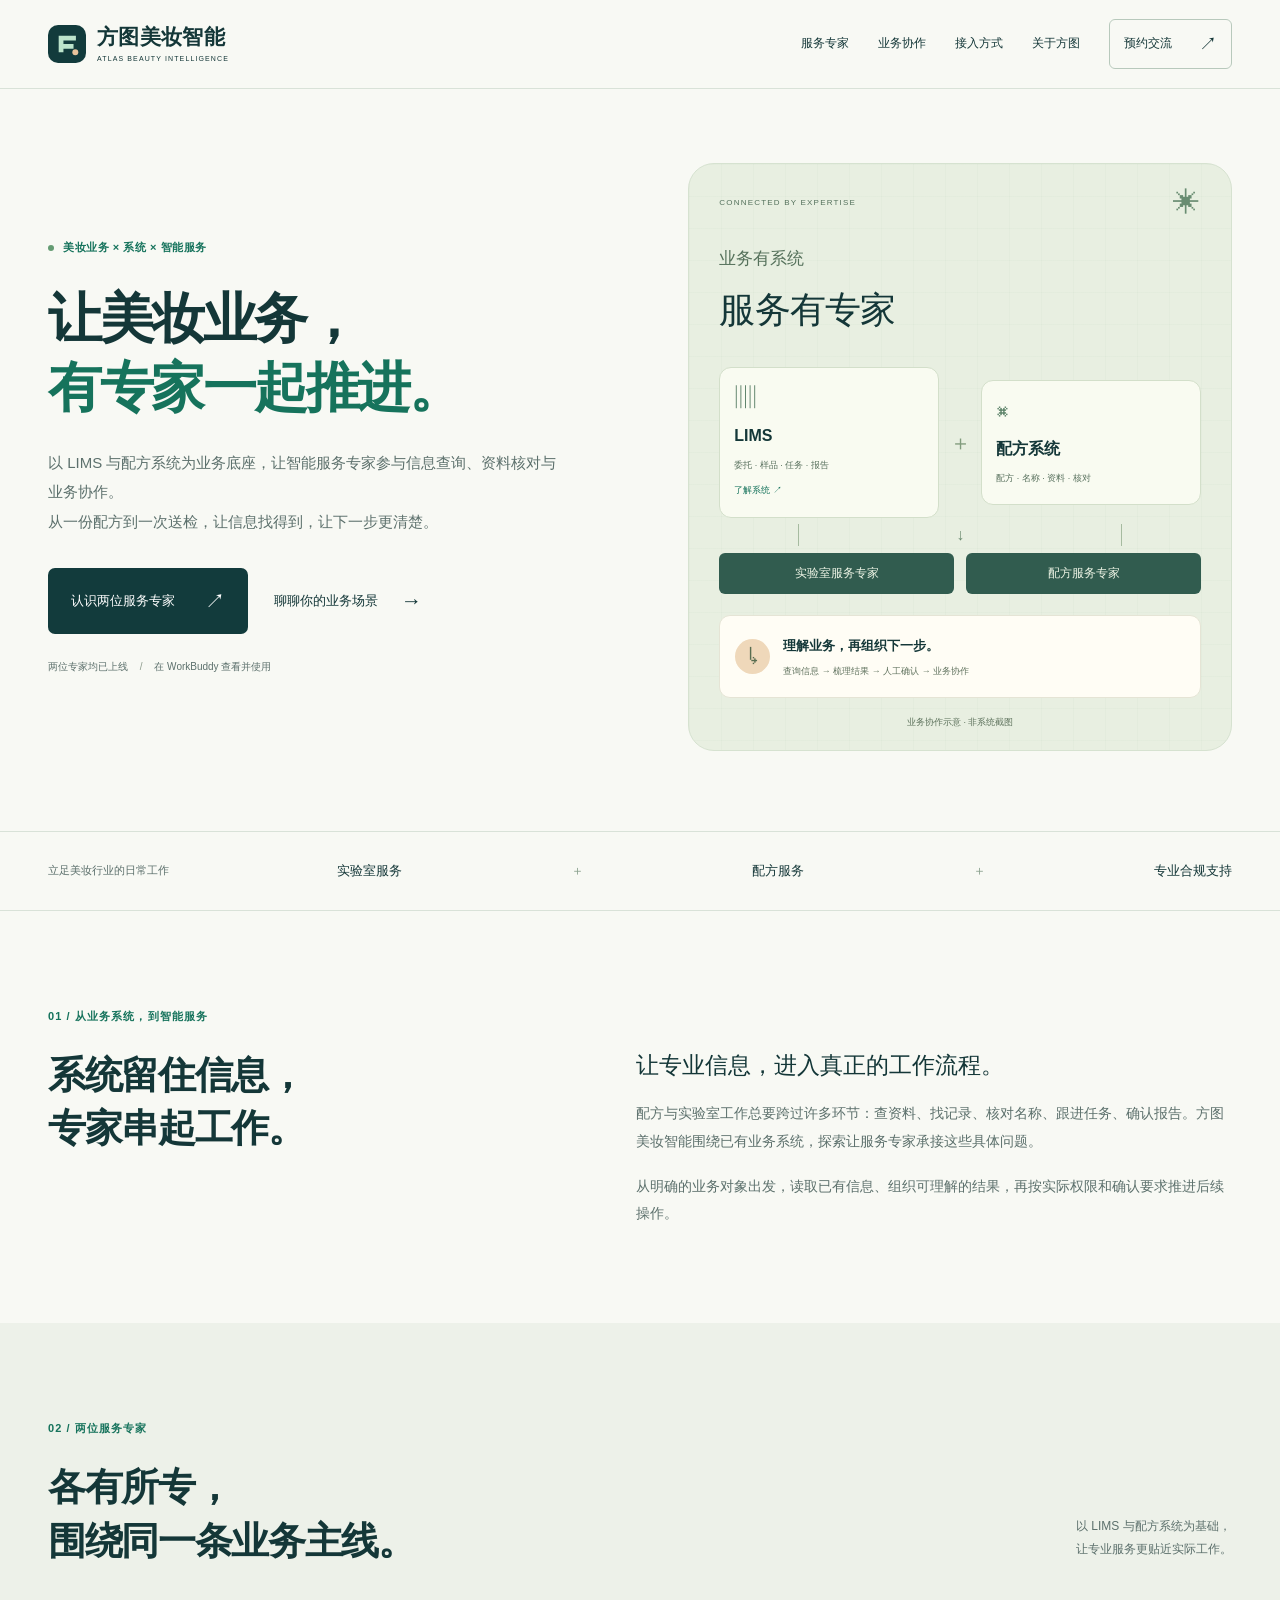
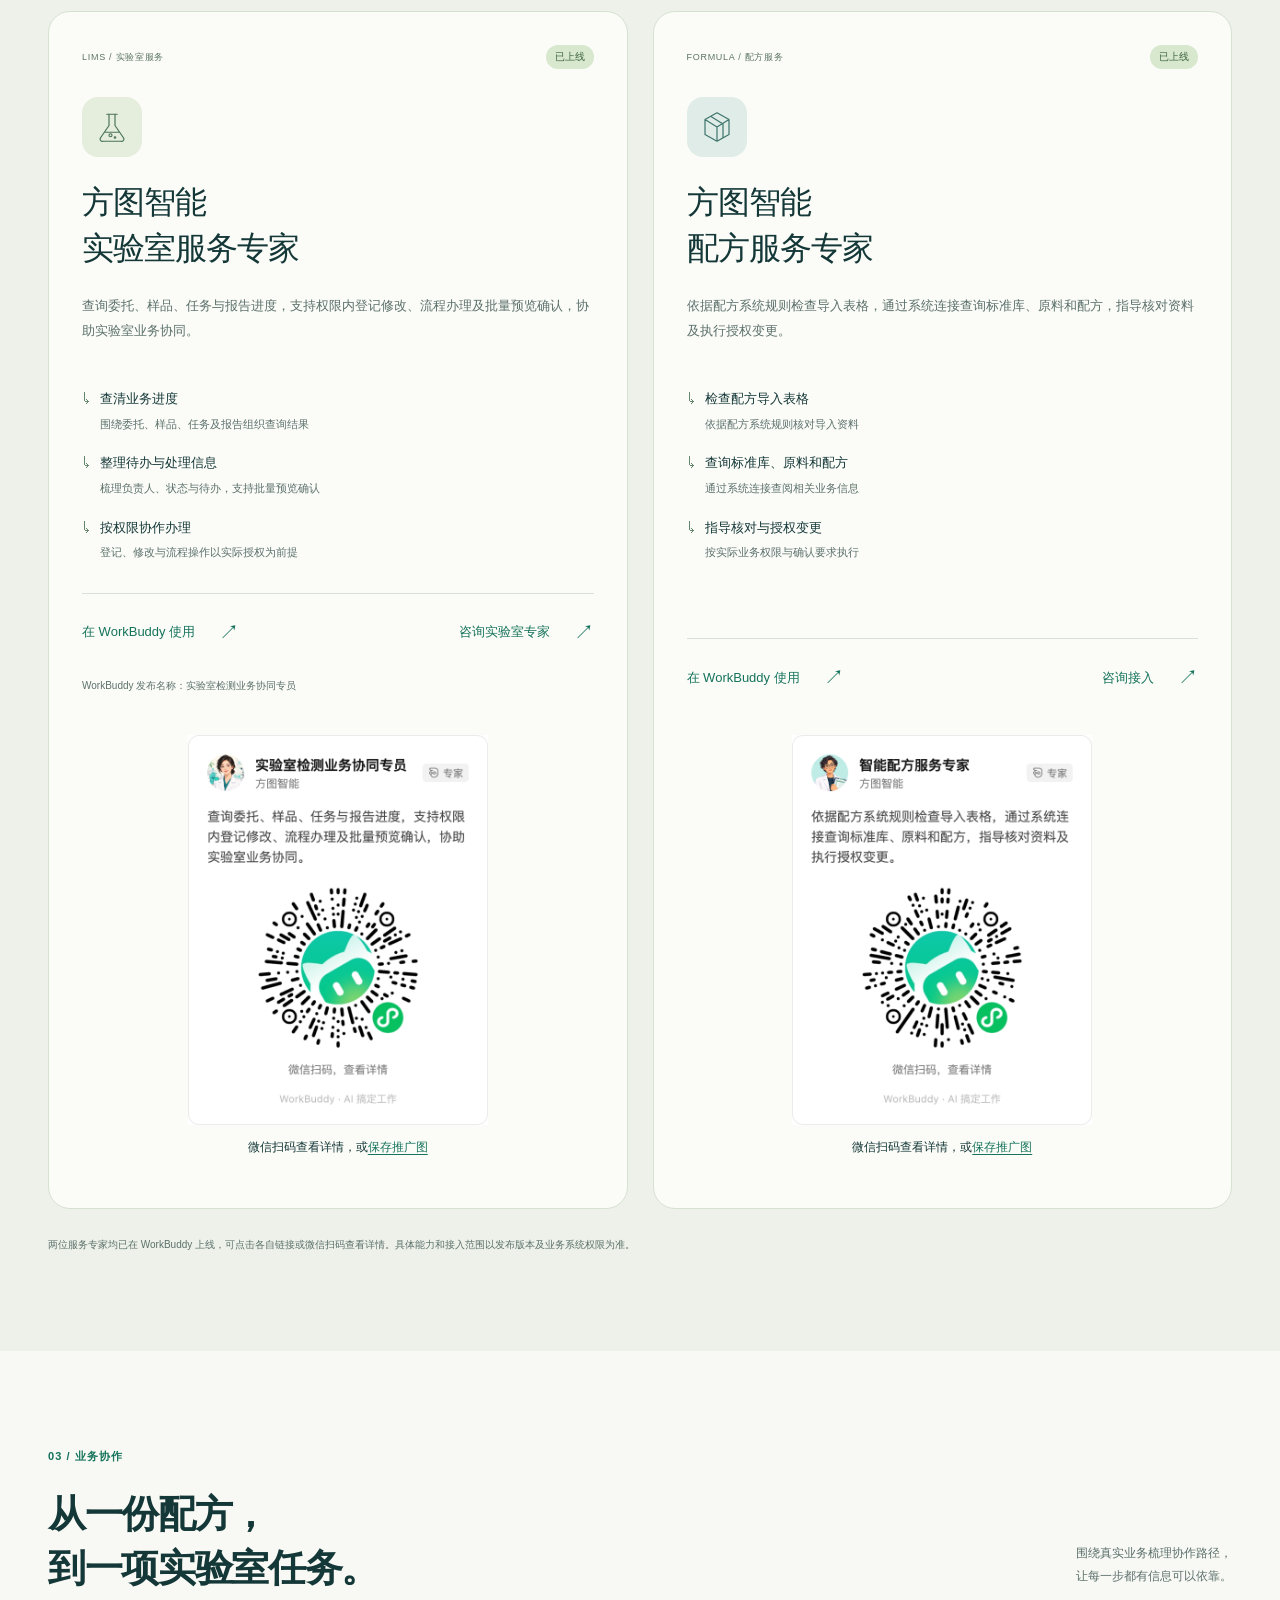
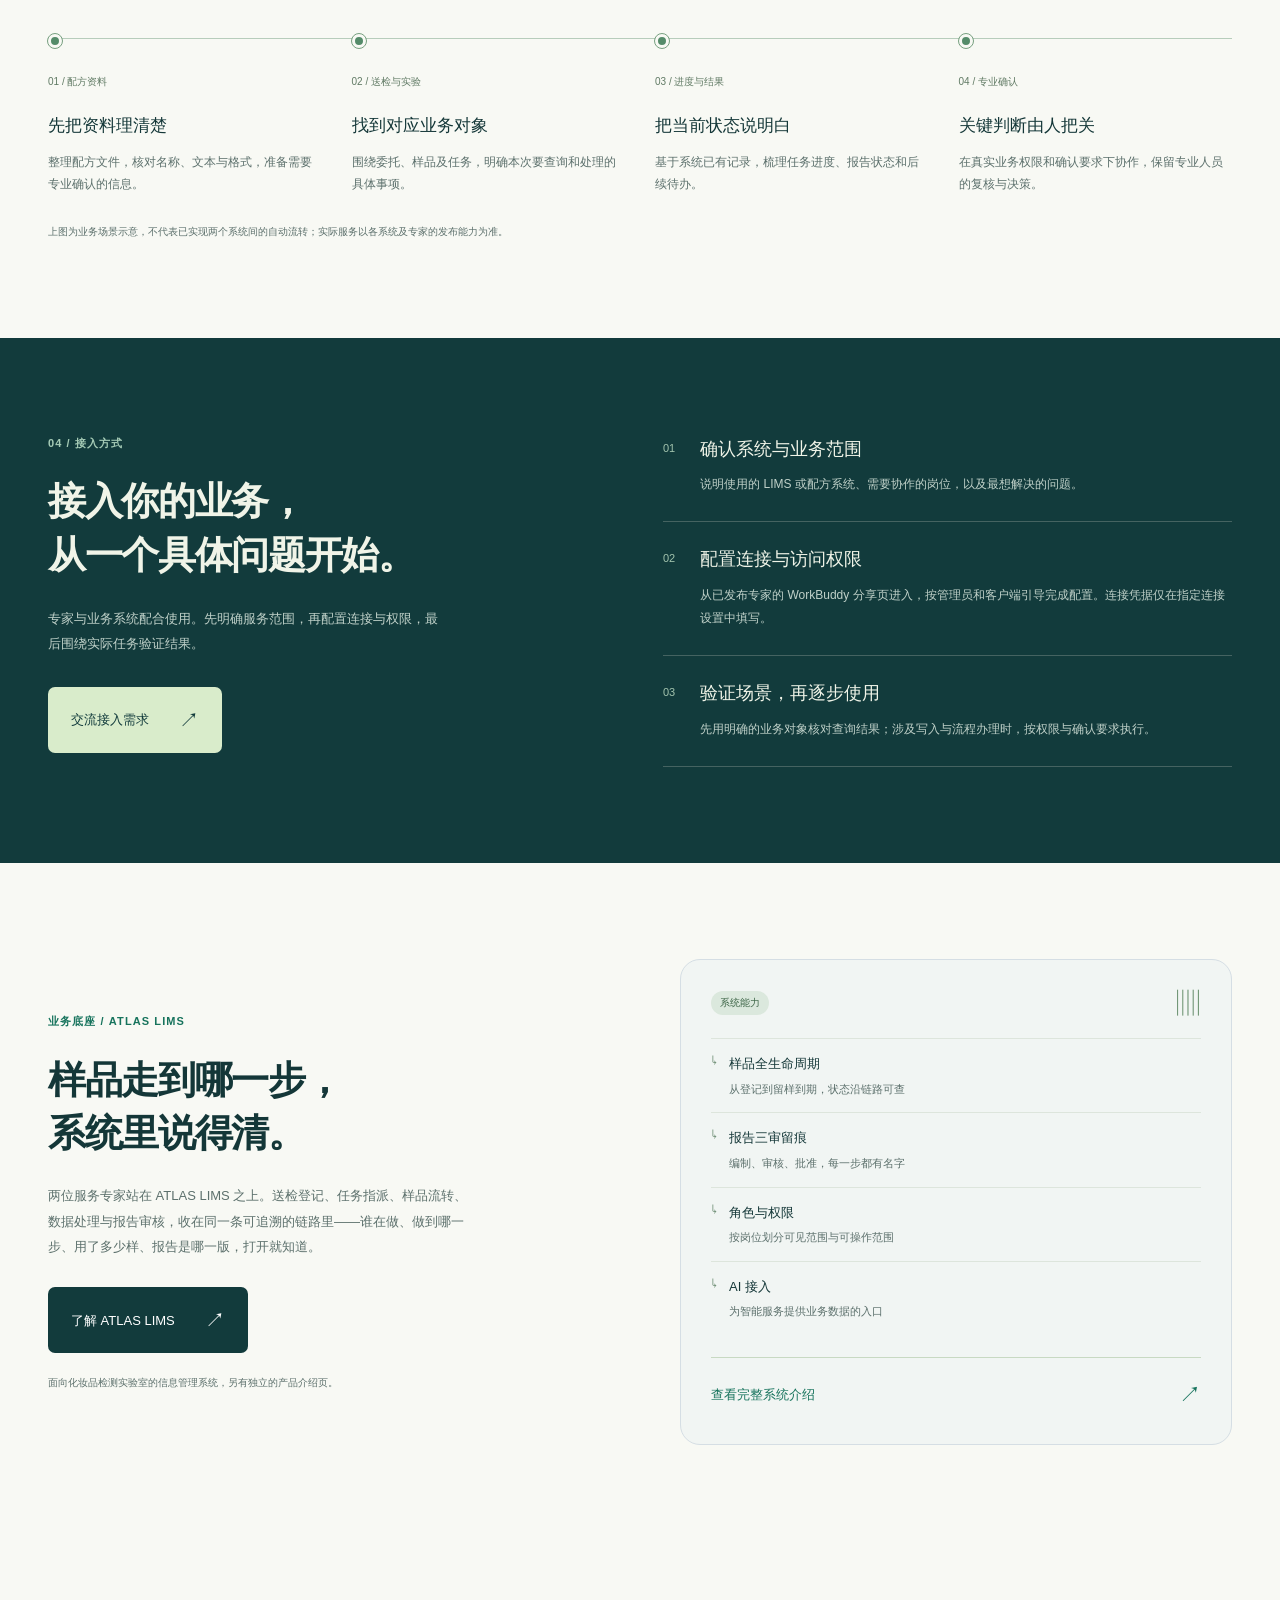
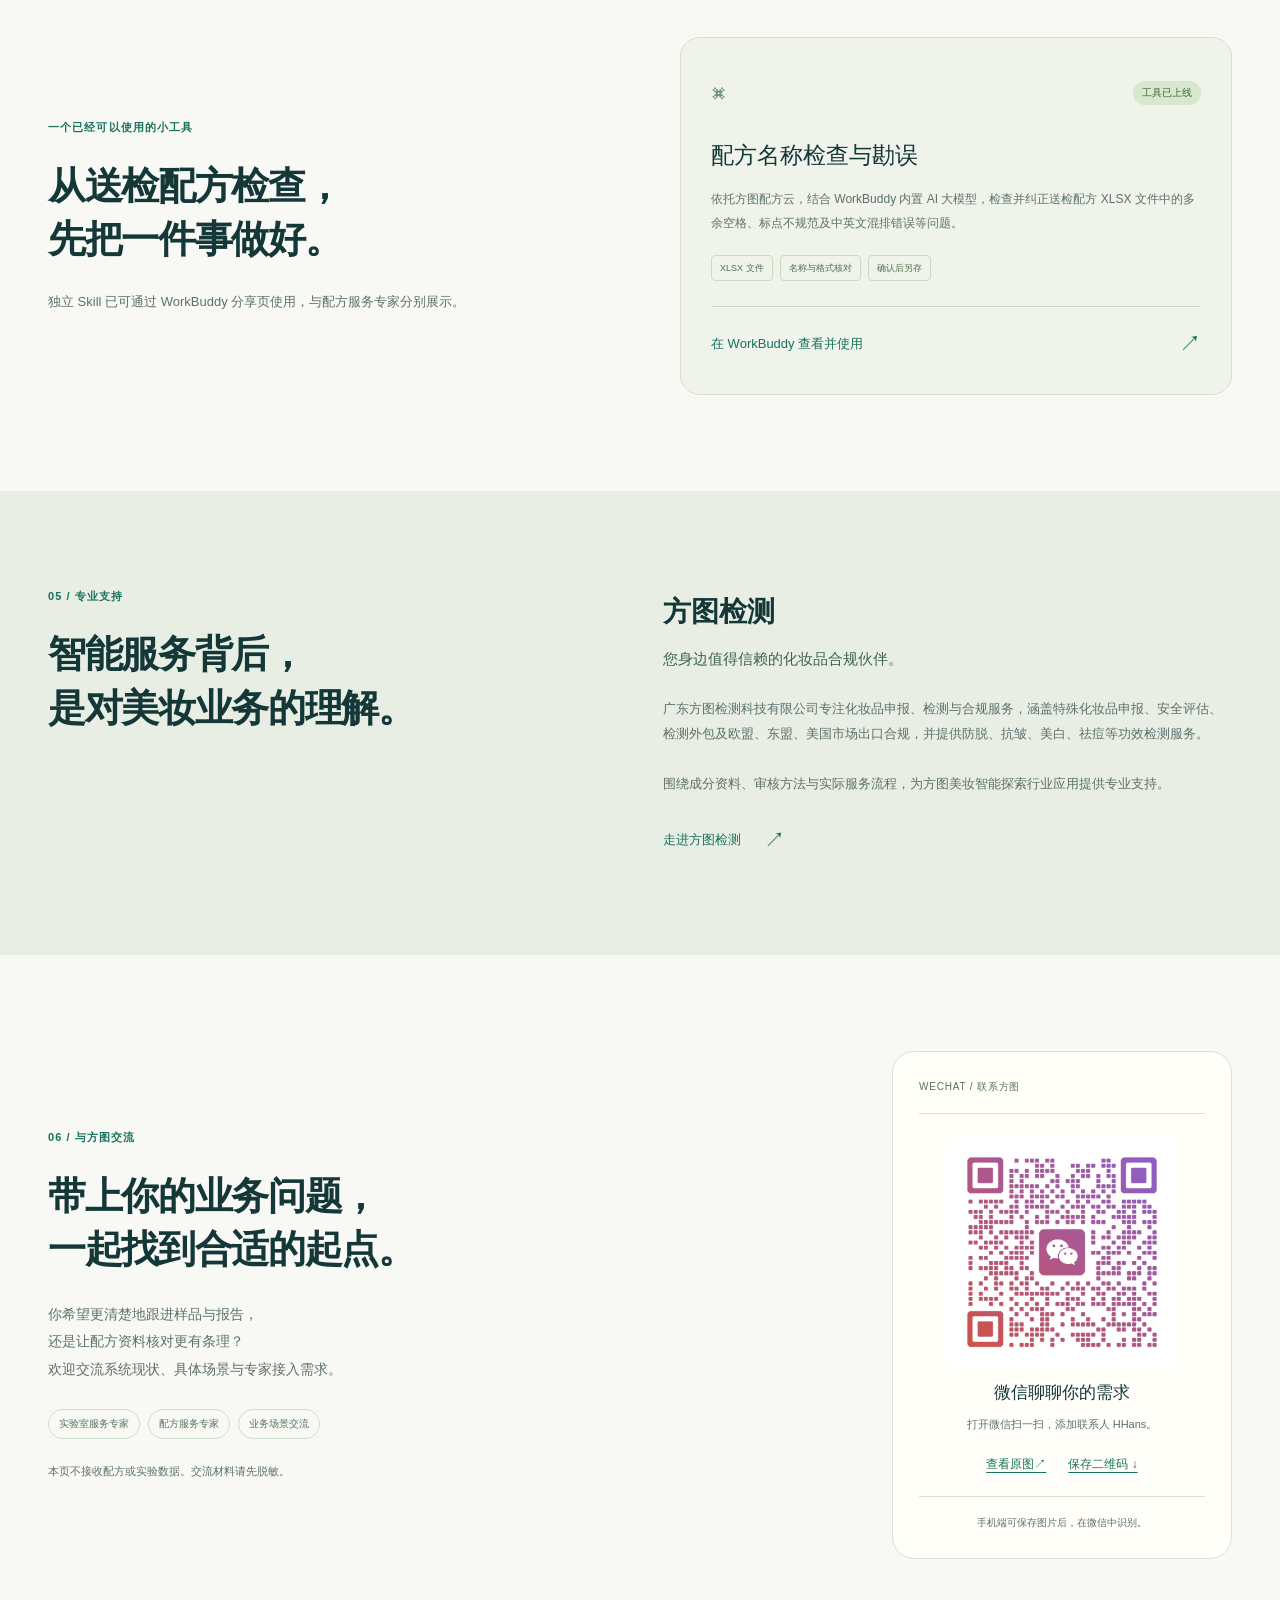
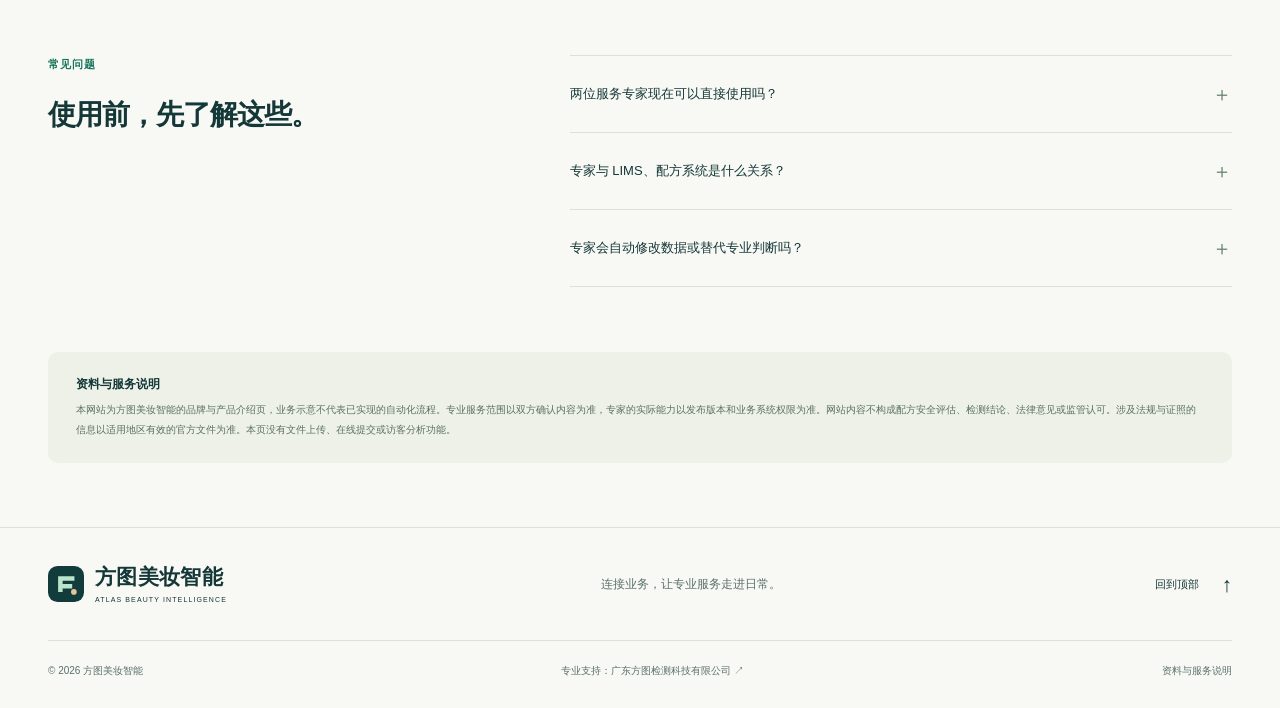
<file: index.html>
<!doctype html>
<html lang="zh-CN">
<head>
  <meta charset="utf-8">
  <meta name="viewport" content="width=device-width, initial-scale=1">
  <title>方图美妆智能｜连接配方与实验室的智能服务</title>
  <meta name="description" content="方图美妆智能，以 LIMS 与配方系统为业务底座，打造方图智能实验室服务专家、方图智能配方服务专家。连接业务信息与工作流程，让美妆行业的查询、核对和协作更有条理。实验室专家与配方专家均已在 WorkBuddy 上线。">
  <meta name="theme-color" content="#123b3c">
  <meta name="color-scheme" content="light">
  <meta name="robots" content="index,follow">
  <link rel="canonical" href="https://snowleung.github.io/zhuangyanjun-web/">
  <meta property="og:type" content="website">
  <meta property="og:locale" content="zh_CN">
  <meta property="og:site_name" content="方图美妆智能">
  <meta property="og:title" content="方图美妆智能｜让美妆业务，有专家一起推进">
  <meta property="og:description" content="以 LIMS 与配方系统为业务底座，让智能服务专家参与信息查询、资料核对与业务协作。实验室服务专家与配方服务专家均已在 WorkBuddy 上线。">
  <meta property="og:url" content="https://snowleung.github.io/zhuangyanjun-web/">
  <meta name="twitter:card" content="summary">
  <link rel="icon" type="image/svg+xml" href="./assets/icons/favicon.svg">
  <link rel="stylesheet" href="./css/style.css">
  <script src="./js/main.js" defer></script>
</head>
<body>
<a class="skip-link" href="#main">跳到主要内容</a>
<header class="site-header"><div class="container header-inner">
  <a class="brand" href="#top" aria-label="方图美妆智能，返回首页"><img src="./assets/icons/favicon.svg" width="38" height="38" alt=""><span>方图美妆智能<small>ATLAS BEAUTY INTELLIGENCE</small></span></a>
  <button class="menu-toggle" type="button" aria-expanded="false" aria-controls="site-nav" aria-label="打开导航" hidden><span></span><span></span></button>
  <nav id="site-nav" class="site-nav" aria-label="主导航"><a href="#experts">服务专家</a><a href="#workflow">业务协作</a><a href="#expertise">接入方式</a><a href="#company">关于方图</a><a class="nav-cta" href="#contact">预约交流 <span aria-hidden="true">↗</span></a></nav>
</div></header>
<main id="main">
<section class="hero container" id="top" aria-labelledby="hero-title">
  <div class="hero-copy"><p class="eyebrow"><span class="signal-dot" aria-hidden="true"></span> 美妆业务 × 系统 × 智能服务</p>
    <h1 id="hero-title">让美妆业务，<br><em>有专家一起推进。</em></h1>
    <p class="hero-description">以 LIMS 与配方系统为业务底座，让智能服务专家参与信息查询、资料核对与业务协作。<br>从一份配方到一次送检，让信息找得到，让下一步更清楚。</p>
    <div class="hero-actions"><a class="button button-primary" href="#experts">认识两位服务专家 <span aria-hidden="true">↗</span></a><a class="text-link" href="#contact">聊聊你的业务场景 <span aria-hidden="true">→</span></a></div>
    <p class="hero-note">两位专家均已上线 <span aria-hidden="true">/</span> 在 WorkBuddy 查看并使用</p>
  </div>
  <div class="hero-board" aria-label="系统与服务专家的业务协作示意">
    <div class="board-top"><span>CONNECTED BY EXPERTISE</span><span class="board-symbol" aria-hidden="true">✳</span></div>
    <div class="board-heading"><span>业务有系统</span><strong>服务有专家</strong></div>
    <div class="board-systems"><a href="./lims/"><span class="tiny-icon" aria-hidden="true">▥</span><strong>LIMS</strong><small>委托 · 样品 · 任务 · 报告</small><i class="board-sys-more">了解系统 ↗</i></a><span class="board-plus" aria-hidden="true">＋</span><div><span class="tiny-icon" aria-hidden="true">⌘</span><strong>配方系统</strong><small>配方 · 名称 · 资料 · 核对</small></div></div>
    <div class="board-connector" aria-hidden="true"><span></span><i>↓</i><span></span></div>
    <div class="board-experts"><span>实验室服务专家</span><span>配方服务专家</span></div>
    <div class="board-result"><span class="result-icon" aria-hidden="true">↳</span><div><strong>理解业务，再组织下一步。</strong><small>查询信息 → 梳理结果 → 人工确认 → 业务协作</small></div></div>
    <p class="board-caption">业务协作示意 · 非系统截图</p>
  </div>
</section>
<div class="focus-strip"><div class="container"><span>立足美妆行业的日常工作</span><strong>实验室服务</strong><i aria-hidden="true">＋</i><strong>配方服务</strong><i aria-hidden="true">＋</i><strong>专业合规支持</strong></div></div>
<section class="section container introduction" id="about" aria-labelledby="intro-title"><p class="eyebrow section-kicker">01 / 从业务系统，到智能服务</p><div class="intro-grid"><h2 id="intro-title">系统留住信息，<br>专家串起工作。</h2><div><p class="lead">让专业信息，进入真正的工作流程。</p><p>配方与实验室工作总要跨过许多环节：查资料、找记录、核对名称、跟进任务、确认报告。方图美妆智能围绕已有业务系统，探索让服务专家承接这些具体问题。</p><p>从明确的业务对象出发，读取已有信息、组织可理解的结果，再按实际权限和确认要求推进后续操作。</p></div></div></section>
<section class="experts-section" id="experts" aria-labelledby="experts-title"><span class="anchor-target" id="products" aria-hidden="true"></span><div class="container section">
  <div class="section-heading"><div><p class="eyebrow section-kicker">02 / 两位服务专家</p><h2 id="experts-title">各有所专，<br>围绕同一条业务主线。</h2></div><p>以 LIMS 与配方系统为基础，<br>让专业服务更贴近实际工作。</p></div>
  <div class="expert-grid">
    <article class="expert-card lab-card" id="lab-expert"><div class="expert-top"><span class="expert-type">LIMS / 实验室服务</span><span class="live-badge">已上线</span></div><div class="expert-mark" aria-hidden="true"><svg viewBox="0 0 48 48"><path d="M17 7h14M20 7v15L9 38a3 3 0 0 0 3 5h24a3 3 0 0 0 3-5L28 22V7M15 31h18"/><circle cx="22" cy="35" r="2"/><circle cx="28" cy="38" r="1"/></svg></div><h3>方图智能<br>实验室服务专家</h3><p class="expert-description">查询委托、样品、任务与报告进度，支持权限内登记修改、流程办理及批量预览确认，协助实验室业务协同。</p><ul class="expert-features"><li><strong>查清业务进度</strong><span>围绕委托、样品、任务及报告组织查询结果</span></li><li><strong>整理待办与处理信息</strong><span>梳理负责人、状态与待办，支持批量预览确认</span></li><li><strong>按权限协作办理</strong><span>登记、修改与流程操作以实际授权为前提</span></li></ul><div class="expert-bottom"><a href="https://www.workbuddy.cn/share/asset?shareCode=ZNp9LNcSlijWjxOTfNdYvU&amp;sig=JhmmcuxI_kYOi1wx" target="_blank" rel="noopener noreferrer">在 WorkBuddy 使用 <span class="visually-hidden">实验室检测业务协同专员（新窗口）</span><span aria-hidden="true">↗</span></a><a href="#contact">咨询实验室专家 <span aria-hidden="true">↗</span></a></div><p class="section-note">WorkBuddy 发布名称：实验室检测业务协同专员</p><figure class="expert-share"><a href="./assets/images/lab-expert-workbuddy.png" target="_blank" rel="noopener" aria-label="查看实验室专家推广二维码原图（新窗口）"><img src="./assets/images/lab-expert-workbuddy.png" width="652" height="848" alt="实验室检测业务协同专员 WorkBuddy 推广图，微信扫码查看详情" loading="lazy" style="display:block;width:100%;max-width:300px;height:auto;margin:24px auto 0"></a><figcaption style="text-align:center;font-size:12px;margin-top:12px">微信扫码查看详情，或<a class="inline-link" href="./assets/images/lab-expert-workbuddy.png" download="lab-expert-workbuddy.png">保存推广图</a></figcaption></figure></article>
    <article class="expert-card formula-card" id="formula-expert"><div class="expert-top"><span class="expert-type">FORMULA / 配方服务</span><span class="live-badge">已上线</span></div><div class="expert-mark" aria-hidden="true"><svg viewBox="0 0 48 48"><path d="m24 5 16 9v20l-16 9-16-9V14ZM8 14l16 10 16-10M24 24v19"/><path d="m16 10 16 10v18"/></svg></div><h3>方图智能<br>配方服务专家</h3><p class="expert-description">依据配方系统规则检查导入表格，通过系统连接查询标准库、原料和配方，指导核对资料及执行授权变更。</p><ul class="expert-features"><li><strong>检查配方导入表格</strong><span>依据配方系统规则核对导入资料</span></li><li><strong>查询标准库、原料和配方</strong><span>通过系统连接查阅相关业务信息</span></li><li><strong>指导核对与授权变更</strong><span>按实际业务权限与确认要求执行</span></li></ul><div class="expert-bottom"><a href="https://www.workbuddy.cn/share/asset?shareCode=razlQW2KkHj8I51emCIyic&amp;sig=MsBw0qv2mtqGvBzf" target="_blank" rel="noopener noreferrer">在 WorkBuddy 使用 <span class="visually-hidden">配方服务专家（新窗口）</span><span aria-hidden="true">↗</span></a><a href="#contact">咨询接入 <span aria-hidden="true">↗</span></a></div><figure class="expert-share"><a href="./assets/images/formula-expert-workbuddy.png" target="_blank" rel="noopener" aria-label="查看配方专家推广二维码原图（新窗口）"><img src="./assets/images/formula-expert-workbuddy.png" width="652" height="848" alt="智能配方服务专家 WorkBuddy 推广图，微信扫码查看详情" loading="lazy" style="display:block;width:100%;max-width:300px;height:auto;margin:24px auto 0"></a><figcaption style="text-align:center;font-size:12px;margin-top:12px">微信扫码查看详情，或<a class="inline-link" href="./assets/images/formula-expert-workbuddy.png" download="formula-expert-workbuddy.png">保存推广图</a></figcaption></figure></article>
  </div><p class="section-note">两位服务专家均已在 WorkBuddy 上线，可点击各自链接或微信扫码查看详情。具体能力和接入范围以发布版本及业务系统权限为准。</p>
</div></section>
<section class="section container workflow-section" id="workflow" aria-labelledby="workflow-title"><div class="section-heading"><div><p class="eyebrow section-kicker">03 / 业务协作</p><h2 id="workflow-title">从一份配方，<br>到一项实验室任务。</h2></div><p>围绕真实业务梳理协作路径，<br>让每一步都有信息可以依靠。</p></div><div class="workflow-track"><div><span>01 / 配方资料</span><h3>先把资料理清楚</h3><p>整理配方文件，核对名称、文本与格式，准备需要专业确认的信息。</p></div><div><span>02 / 送检与实验</span><h3>找到对应业务对象</h3><p>围绕委托、样品及任务，明确本次要查询和处理的具体事项。</p></div><div><span>03 / 进度与结果</span><h3>把当前状态说明白</h3><p>基于系统已有记录，梳理任务进度、报告状态和后续待办。</p></div><div><span>04 / 专业确认</span><h3>关键判断由人把关</h3><p>在真实业务权限和确认要求下协作，保留专业人员的复核与决策。</p></div></div><p class="section-note">上图为业务场景示意，不代表已实现两个系统间的自动流转；实际服务以各系统及专家的发布能力为准。</p></section>
<section class="connection-section" id="expertise" aria-labelledby="connect-title"><div class="container section connection-grid"><div><p class="eyebrow section-kicker">04 / 接入方式</p><h2 id="connect-title">接入你的业务，<br>从一个具体问题开始。</h2><p class="connection-intro">专家与业务系统配合使用。先明确服务范围，再配置连接与权限，最后围绕实际任务验证结果。</p><a class="button button-light" href="#contact">交流接入需求 <span aria-hidden="true">↗</span></a></div><ol class="connection-steps"><li><span>01</span><div><h3>确认系统与业务范围</h3><p>说明使用的 LIMS 或配方系统、需要协作的岗位，以及最想解决的问题。</p></div></li><li><span>02</span><div><h3>配置连接与访问权限</h3><p>从已发布专家的 WorkBuddy 分享页进入，按管理员和客户端引导完成配置。连接凭据仅在指定连接设置中填写。</p></div></li><li><span>03</span><div><h3>验证场景，再逐步使用</h3><p>先用明确的业务对象核对查询结果；涉及写入与流程办理时，按权限与确认要求执行。</p></div></li></ol></div></section>
<section class="section container lims-section" id="lims" aria-labelledby="lims-title">
  <div class="lims-intro"><p class="eyebrow section-kicker">业务底座 / ATLAS LIMS</p><h2 id="lims-title">样品走到哪一步，<br>系统里说得清。</h2>
    <p>两位服务专家站在 ATLAS LIMS 之上。送检登记、任务指派、样品流转、数据处理与报告审核，收在同一条可追溯的链路里——谁在做、做到哪一步、用了多少样、报告是哪一版，打开就知道。</p>
    <a class="button button-primary" href="./lims/">了解 ATLAS LIMS <span aria-hidden="true">↗</span></a>
    <p class="section-note">面向化妆品检测实验室的信息管理系统，另有独立的产品介绍页。</p>
  </div>
  <article class="lims-card"><div class="lims-card-top"><span class="lims-badge">系统能力</span><span class="lims-mark" aria-hidden="true">▥</span></div><ul class="lims-points"><li><strong>样品全生命周期</strong><span>从登记到留样到期，状态沿链路可查</span></li><li><strong>报告三审留痕</strong><span>编制、审核、批准，每一步都有名字</span></li><li><strong>角色与权限</strong><span>按岗位划分可见范围与可操作范围</span></li><li><strong>AI 接入</strong><span>为智能服务提供业务数据的入口</span></li></ul><a class="lims-link" href="./lims/">查看完整系统介绍 <span aria-hidden="true">↗</span></a></article>
</section>
<section class="section container tools-section" id="tools" aria-labelledby="tools-title"><div class="tools-intro"><p class="eyebrow section-kicker">一个已经可以使用的小工具</p><h2 id="tools-title">从送检配方检查，<br>先把一件事做好。</h2><p>独立 Skill 已可通过 WorkBuddy 分享页使用，与配方服务专家分别展示。</p></div><article class="tool-card" id="formula-skill"><div class="tool-card-top"><span class="tool-icon" aria-hidden="true">⌘</span><span class="live-badge">工具已上线</span></div><h3>配方名称检查与勘误</h3><p>依托方图配方云，结合 WorkBuddy 内置 AI 大模型，检查并纠正送检配方 XLSX 文件中的多余空格、标点不规范及中英文混排错误等问题。</p><div class="tool-tags"><span>XLSX 文件</span><span>名称与格式核对</span><span>确认后另存</span></div><a class="tool-link" href="https://www.workbuddy.cn/share/asset?shareCode=xM1luM2P8OqMudIL4hFu3v&amp;sig=taQ05wT5ztWrdfn9" target="_blank" rel="noopener noreferrer">在 WorkBuddy 查看并使用 <span class="visually-hidden">配方名称检查与勘误（新窗口）</span><span aria-hidden="true">↗</span></a></article></section>
<section class="company-section" id="company" aria-labelledby="company-title"><div class="container section company-grid"><div><p class="eyebrow section-kicker">05 / 专业支持</p><h2 id="company-title">智能服务背后，<br>是对美妆业务的理解。</h2></div><div class="company-copy"><p class="company-name">方图检测</p><p class="company-tagline">您身边值得信赖的化妆品合规伙伴。</p><p>广东方图检测科技有限公司专注化妆品申报、检测与合规服务，涵盖特殊化妆品申报、安全评估、检测外包及欧盟、东盟、美国市场出口合规，并提供防脱、抗皱、美白、祛痘等功效检测服务。</p><p>围绕成分资料、审核方法与实际服务流程，为方图美妆智能探索行业应用提供专业支持。</p><a class="text-link" href="https://www.atlaslabtest.com/" target="_blank" rel="noopener">走进方图检测 <span class="visually-hidden">（新窗口）</span><span aria-hidden="true">↗</span></a></div></div></section>
<section class="section container contact-section" id="contact" aria-labelledby="contact-title"><div><p class="eyebrow section-kicker">06 / 与方图交流</p><h2 id="contact-title">带上你的业务问题，<br>一起找到合适的起点。</h2><p class="contact-description">你希望更清楚地跟进样品与报告，<br>还是让配方资料核对更有条理？<br>欢迎交流系统现状、具体场景与专家接入需求。</p><div class="contact-topics"><span>实验室服务专家</span><span>配方服务专家</span><span>业务场景交流</span></div><p class="contact-hint">本页不接收配方或实验数据。交流材料请先脱敏。</p></div><div class="contact-card"><p class="contact-card-label">WECHAT / 联系方图</p><a class="wechat-qr-preview" href="./assets/images/wechat-contact.jpg" target="_blank" rel="noopener" aria-label="查看方图美妆智能联系二维码原图（新窗口）"><img src="./assets/images/wechat-contact.jpg" width="888" height="1191" alt="方图美妆智能微信联系人二维码，联系人 HHans" loading="lazy"></a><h3>微信聊聊你的需求</h3><p>打开微信扫一扫，添加联系人 HHans。</p><div class="qr-actions"><a href="./assets/images/wechat-contact.jpg" target="_blank" rel="noopener">查看原图 <span class="visually-hidden">（新窗口）</span>↗</a><a href="./assets/images/wechat-contact.jpg" download="atlas-beauty-wechat.jpg">保存二维码 ↓</a></div><small>手机端可保存图片后，在微信中识别。</small></div></section>
<section class="container faq-section" aria-labelledby="faq-title"><div><p class="eyebrow section-kicker">常见问题</p><h2 id="faq-title">使用前，先了解这些。</h2></div><div class="faq-list"><details><summary>两位服务专家现在可以直接使用吗？<span aria-hidden="true">＋</span></summary><p>两位服务专家均已在 WorkBuddy 上线，可从各自卡片进入分享页，或使用微信扫描对应推广图。实验室专家的发布名称为「实验室检测业务协同专员」。系统连接与可用操作须按管理员配置、业务权限和确认要求执行。独立的「配方名称检查与勘误」Skill 已提供 WorkBuddy 分享入口，可从工具区进入。</p></details><details><summary>专家与 LIMS、配方系统是什么关系？<span aria-hidden="true">＋</span></summary><p>业务系统提供记录、信息与业务规则，专家围绕具体目标组织查询和协作。专家并不意味着所有系统功能都能自动办理；具体可用操作取决于系统连接、业务权限和已发布的能力。业务系统的详细介绍见 <a class="inline-link" href="./lims/">ATLAS LIMS 产品说明</a>。</p></details><details><summary>专家会自动修改数据或替代专业判断吗？<span aria-hidden="true">＋</span></summary><p>AI 可能产生错误或遗漏。写入、审核、批准等操作应按系统实际权限与确认要求执行，重要结果需要人工核对。配方安全、实验结论和法规适用仍须由专业人员依据有效资料判断。</p></details></div></section>
<aside class="container disclaimer" id="notice"><h2>资料与服务说明</h2><p>本网站为方图美妆智能的品牌与产品介绍页，业务示意不代表已实现的自动化流程。专业服务范围以双方确认内容为准，专家的实际能力以发布版本和业务系统权限为准。网站内容不构成配方安全评估、检测结论、法律意见或监管认可。涉及法规与证照的信息以适用地区有效的官方文件为准。本页没有文件上传、在线提交或访客分析功能。</p></aside>
</main>
<footer class="site-footer"><div class="container footer-main"><a class="brand" href="#top"><img src="./assets/icons/favicon.svg" width="36" height="36" alt=""><span>方图美妆智能<small>ATLAS BEAUTY INTELLIGENCE</small></span></a><p>连接业务，让专业服务走进日常。</p><a class="text-link" href="#top">回到顶部 <span aria-hidden="true">↑</span></a></div><div class="container footer-bottom"><span>© <span id="year">2026</span> 方图美妆智能</span><a href="https://www.atlaslabtest.com/" target="_blank" rel="noopener">专业支持：广东方图检测科技有限公司 <span class="visually-hidden">（新窗口）</span>↗</a><a href="#notice">资料与服务说明</a></div></footer>
</body></html>
</file>
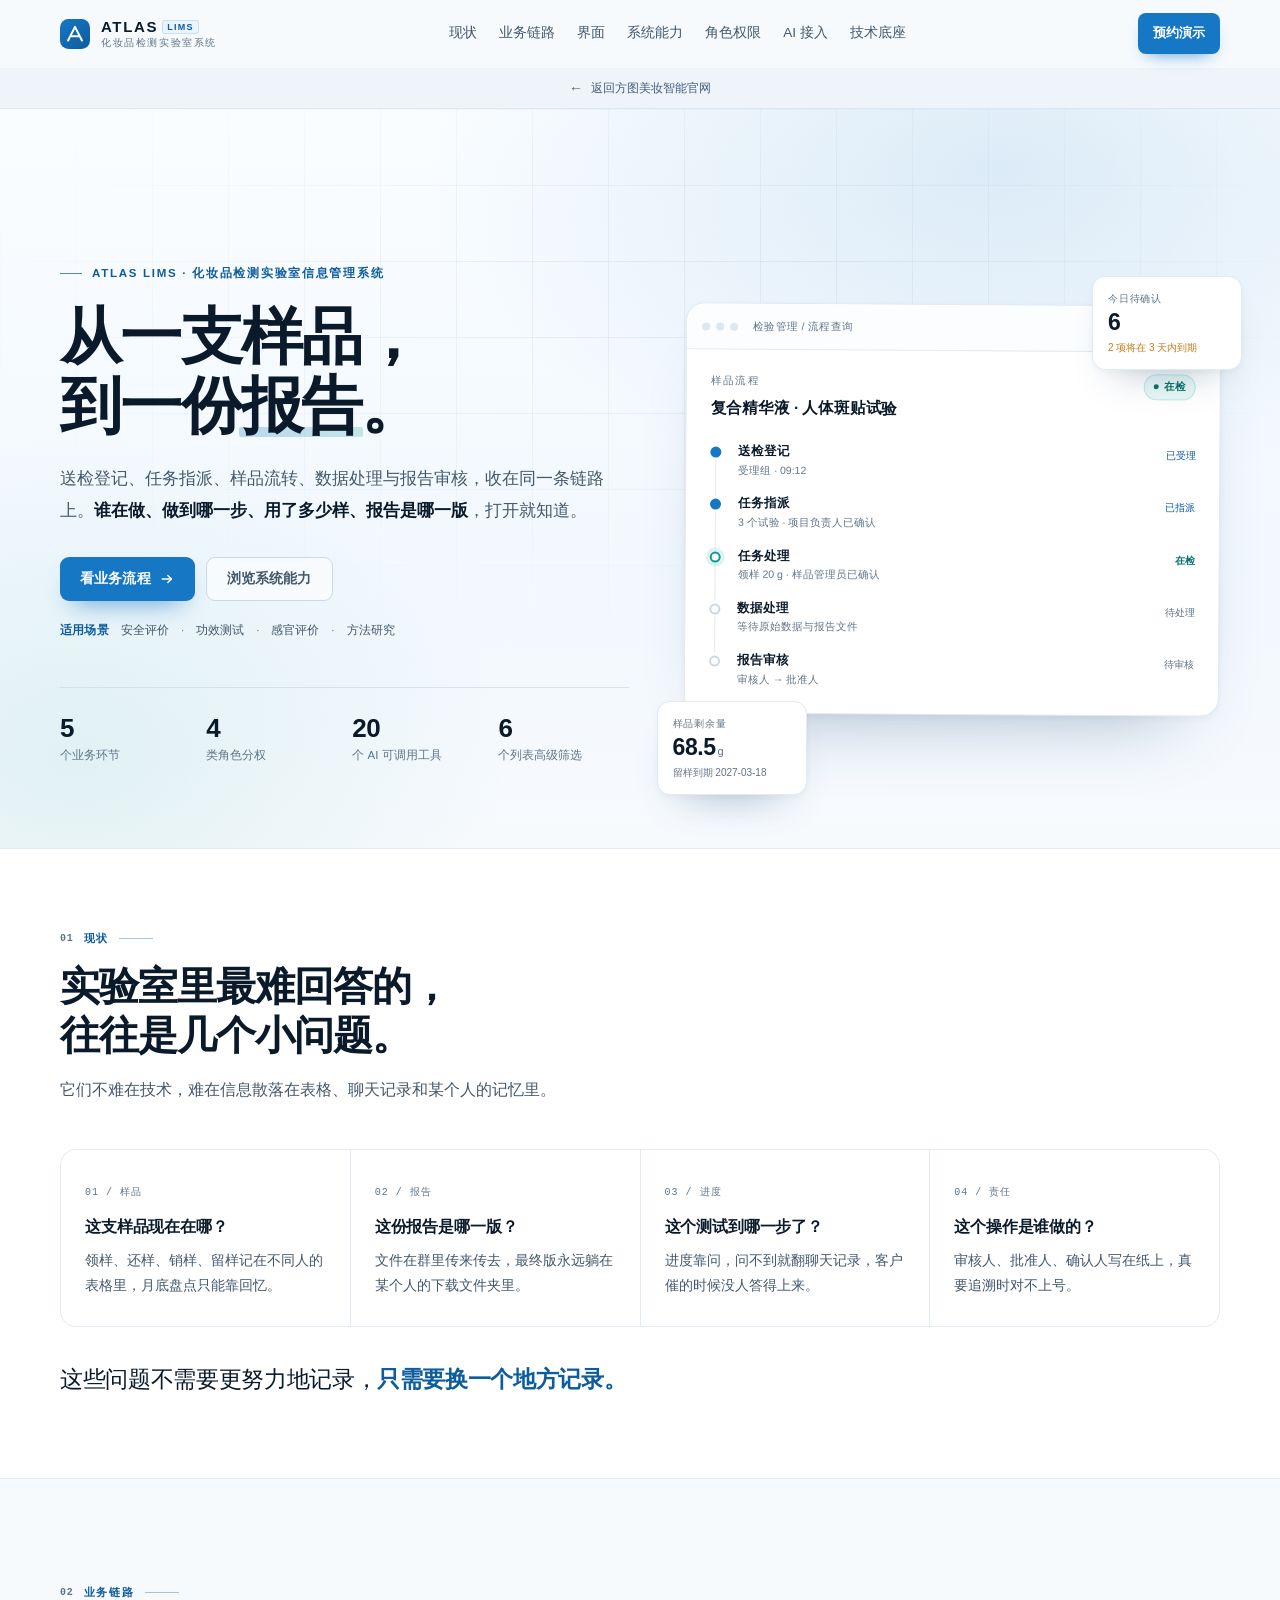
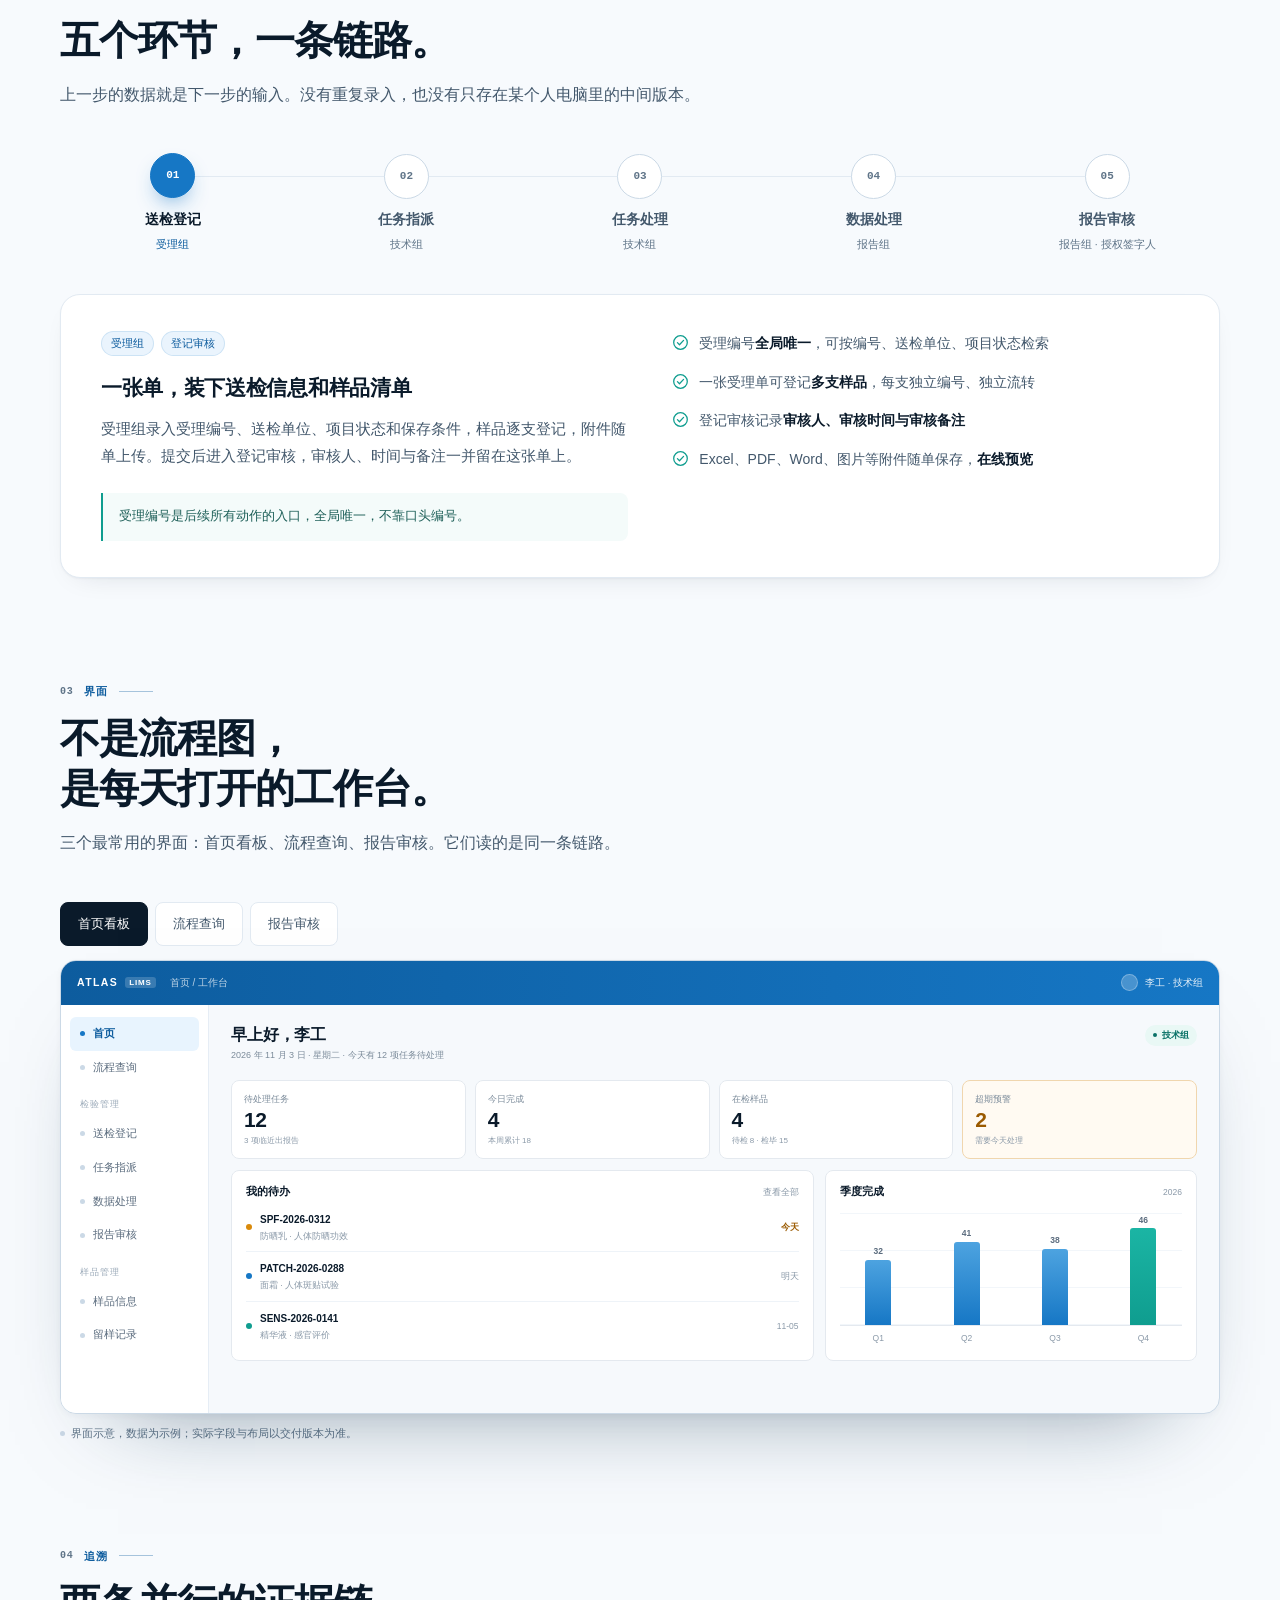
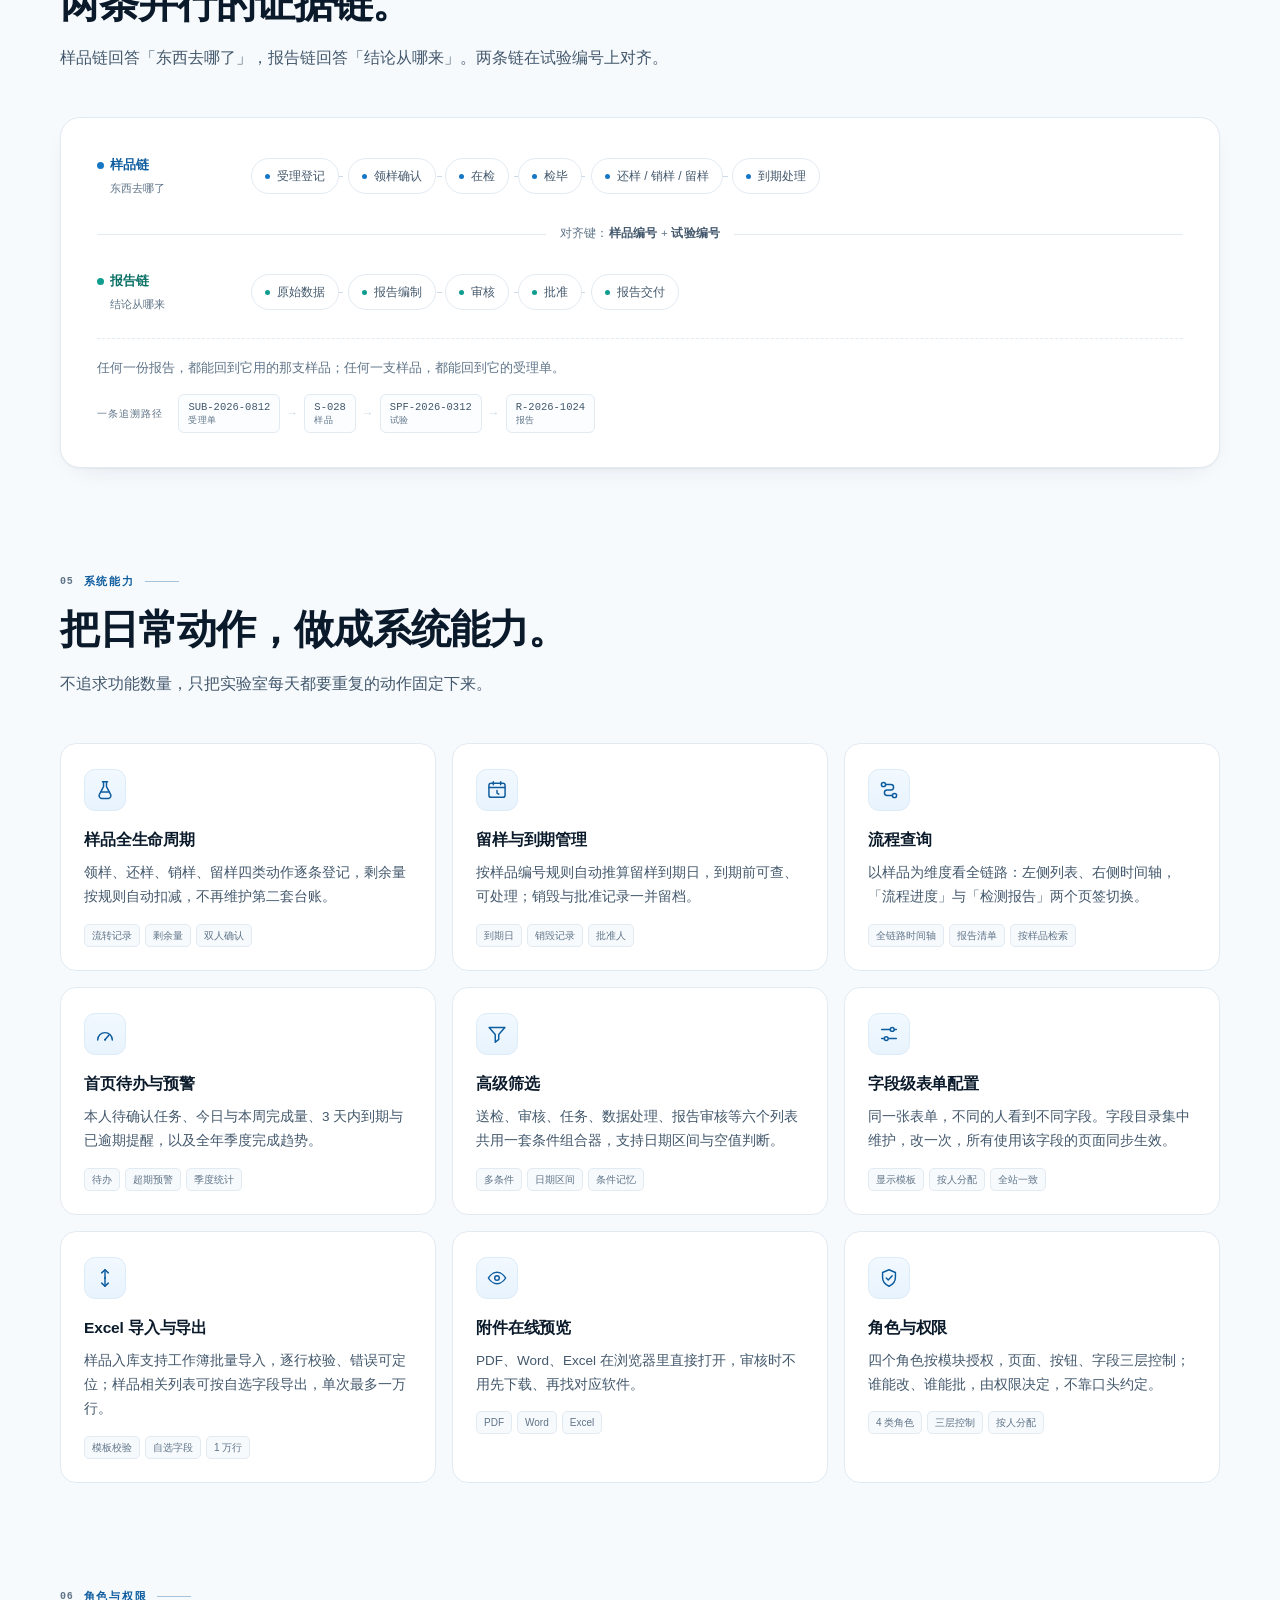
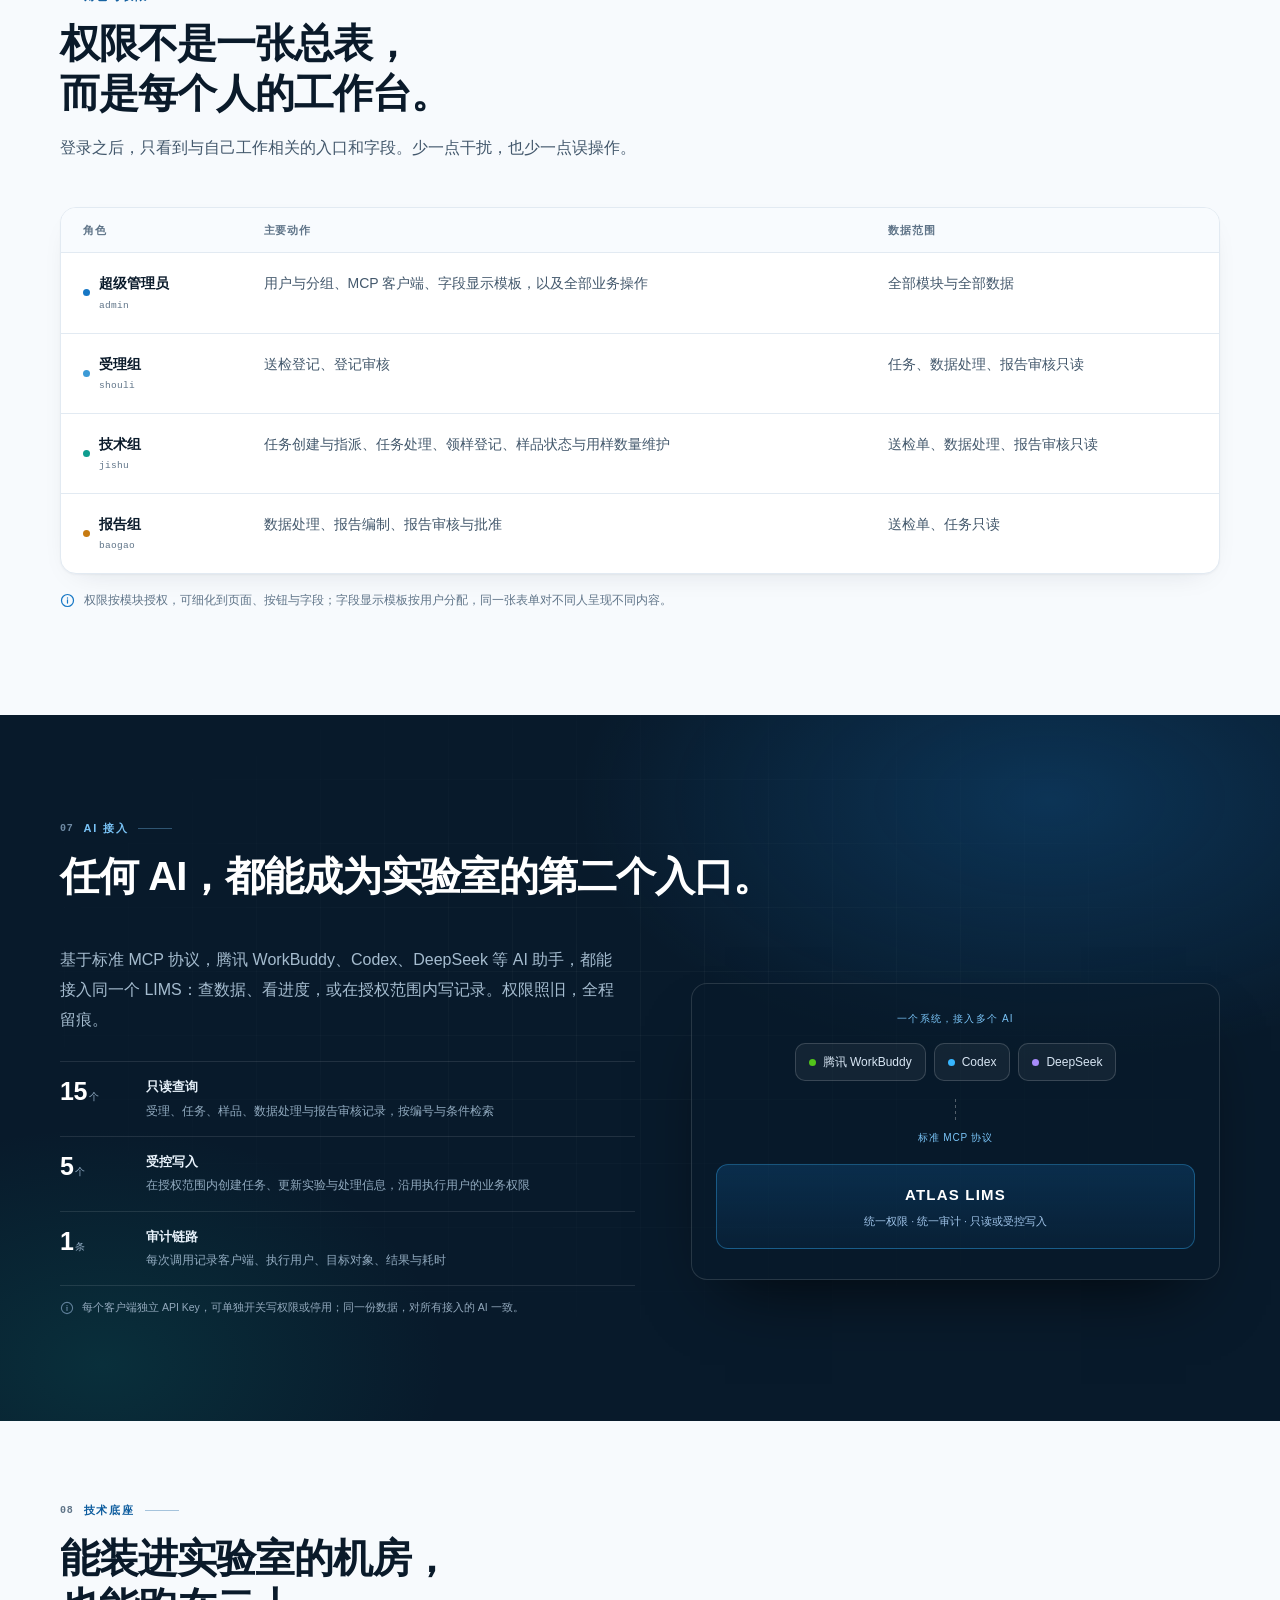
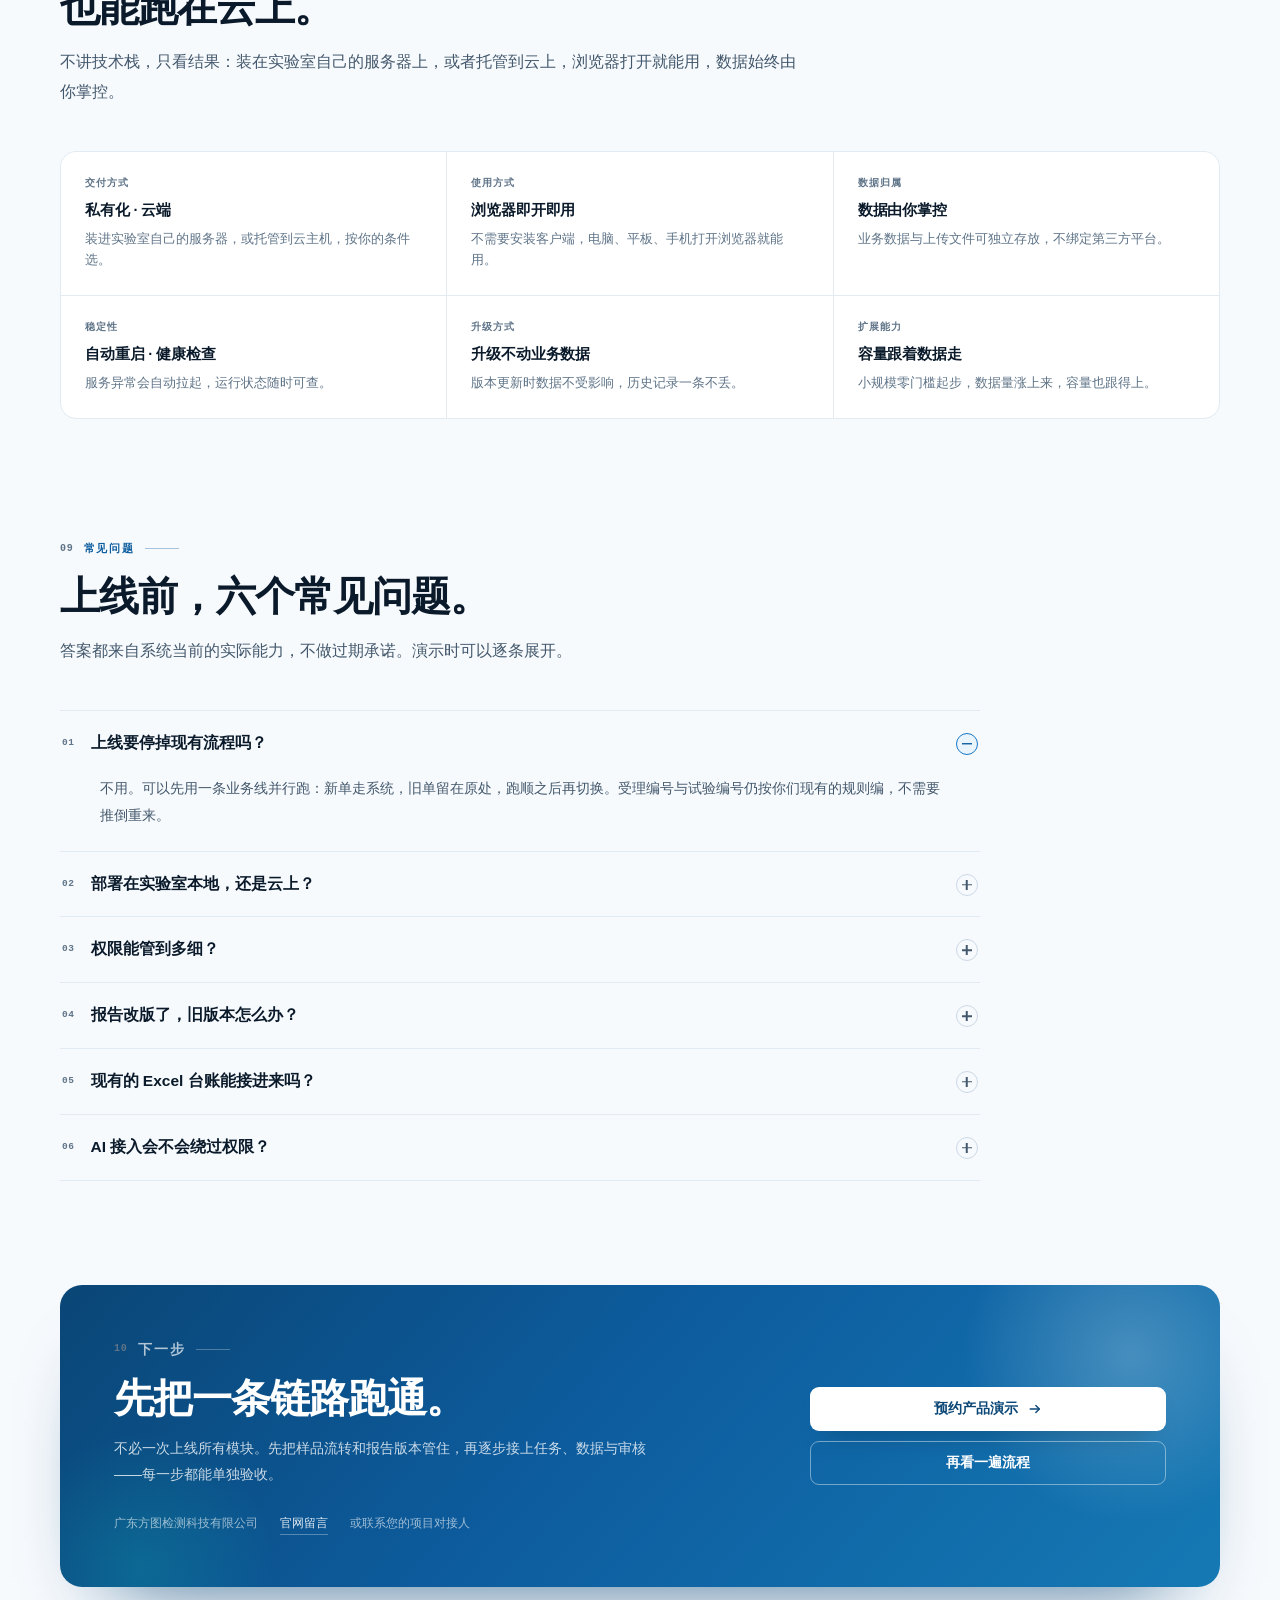
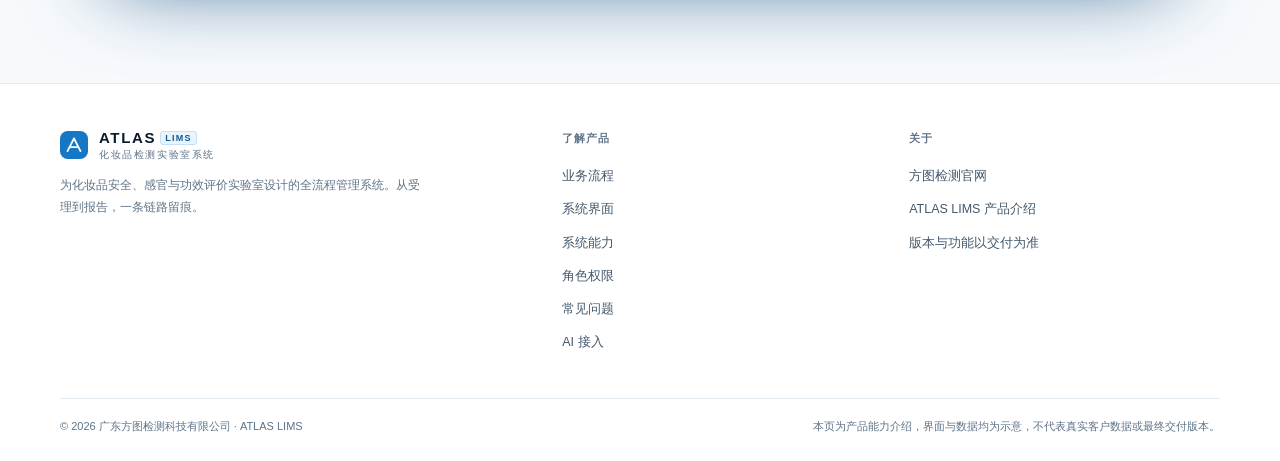
<file: lims/index.html>
<!DOCTYPE html>
<html lang="zh-CN">
<head>
<meta charset="UTF-8">
<meta name="viewport" content="width=device-width, initial-scale=1">
<title>ATLAS LIMS｜化妆品检测实验室信息管理系统</title>
<meta name="description" content="ATLAS LIMS 面向化妆品检测实验室，把送检登记、任务指派、样品流转、数据处理与报告审核收进同一条可追溯的链路。">
<meta name="theme-color" content="#1677c5">
<link rel="icon" href="data:image/svg+xml,%3Csvg xmlns='http://www.w3.org/2000/svg' viewBox='0 0 32 32'%3E%3Crect width='32' height='32' rx='9' fill='%231677c5'/%3E%3Cpath d='M8.6 23 16 8.4 23.4 23M12.4 18.4h7.2' fill='none' stroke='%23fff' stroke-width='2.1' stroke-linecap='round' stroke-linejoin='round'/%3E%3C/svg%3E">
<meta property="og:type" content="website">
<meta property="og:title" content="ATLAS LIMS｜从一支样品，到一份报告">
<meta property="og:description" content="五个环节，一条链路。谁在做、做到哪一步、用了多少样、报告是哪一版，打开就知道。">
<script>document.documentElement.classList.add('js')</script>
<style>
  :root{
    --ink:#0a1a2a;
    --ink-2:#43586c;
    --ink-3:#5f7488;
    --line:#e2eaf2;
    --line-strong:#cbd9e6;
    --bg:#f7fafd;
    --surface:#ffffff;
    --brand:#1677c5;
    --brand-700:#0d5c9e;
    --brand-800:#0a4676;
    --brand-50:#eaf4fd;
    --teal:#0f9d8f;
    --amber:#c77b12;
    --radius:16px;
    --radius-lg:20px;
    --shadow-sm:0 1px 2px rgba(10,26,42,.04),0 10px 30px -18px rgba(10,26,42,.18);
    --shadow-lg:0 40px 80px -48px rgba(13,63,110,.42);
    --ease:cubic-bezier(.2,.8,.2,1);
    --wrap:1160px;
  }

  *,*::before,*::after{box-sizing:border-box}
  html{scroll-behavior:smooth;-webkit-text-size-adjust:100%}
  body{
    margin:0;
    background:var(--bg);
    color:var(--ink);
    font-family:-apple-system,BlinkMacSystemFont,"PingFang SC","Hiragino Sans GB","Microsoft YaHei","Noto Sans SC",sans-serif;
    font-size:16px;
    line-height:1.7;
    -webkit-font-smoothing:antialiased;
    text-rendering:optimizeLegibility;
  }
  ::selection{background:rgba(22,119,197,.18)}
  h1,h2,h3,h4,p,figure,blockquote{margin:0}
  ul,ol{margin:0;padding:0;list-style:none}
  a{color:inherit;text-decoration:none}
  button{font:inherit;color:inherit;border:0;background:none;cursor:pointer}
  svg{display:block}
  :focus-visible{outline:2px solid var(--brand);outline-offset:3px;border-radius:4px}

  .wrap{width:min(var(--wrap),calc(100% - 48px));margin-inline:auto}
  .skip{
    position:absolute;left:16px;top:-60px;z-index:200;
    background:var(--ink);color:#fff;padding:10px 16px;border-radius:8px;font-size:13px;
    transition:top .2s var(--ease);
  }
  .skip:focus{top:14px}

  /* ---------- 导航 ---------- */
  .nav{
    position:fixed;top:0;left:0;right:0;z-index:100;
    height:68px;display:flex;align-items:center;
    background:rgba(247,250,253,.72);
    -webkit-backdrop-filter:saturate(180%) blur(16px);
    backdrop-filter:saturate(180%) blur(16px);
    border-bottom:1px solid transparent;
    transition:background .25s ease,border-color .25s ease;
  }
  .nav.is-scrolled{background:rgba(255,255,255,.9);border-bottom-color:var(--line)}
  .nav-progress{position:absolute;left:0;bottom:-1px;height:2px;width:0;background:linear-gradient(90deg,var(--brand),var(--teal));transition:width .12s linear}
  .nav-inner{display:flex;align-items:center;justify-content:space-between;gap:24px}
  .brand{display:flex;align-items:center;gap:11px;flex:none}
  .brand-text{display:flex;flex-direction:column;line-height:1.1}
  .brand-name{font-size:15px;font-weight:700;letter-spacing:.11em}
  .brand-name small{font-size:9px;font-weight:600;letter-spacing:.14em;color:var(--brand-700);background:var(--brand-50);border:1px solid rgba(22,119,197,.16);padding:1px 4px;border-radius:3px;margin-left:4px;vertical-align:2px}
  .brand-sub{font-size:10px;color:var(--ink-3);letter-spacing:.16em;margin-top:2px}

  .nav-links{display:flex;align-items:center;gap:22px;font-size:13.5px;color:var(--ink-2)}
  .nav-links a{position:relative;padding:6px 0;transition:color .18s ease}
  .nav-links a::after{
    content:"";position:absolute;left:0;right:0;bottom:0;height:1.5px;
    background:var(--brand);transform:scaleX(0);transform-origin:left;
    transition:transform .26s var(--ease);
  }
  .nav-links a:hover,.nav-links a.is-active{color:var(--brand-700)}
  .nav-links a:hover::after,.nav-links a.is-active::after{transform:scaleX(1)}

  .nav-right{display:flex;align-items:center;gap:10px;flex:none}
  .nav-cta{
    display:inline-flex;align-items:center;gap:6px;
    background:var(--brand);color:#fff;font-size:13px;font-weight:600;
    padding:9px 15px;border-radius:8px;
    box-shadow:0 8px 18px -10px rgba(22,119,197,.9);
    transition:background .18s ease,transform .18s ease;
  }
  .nav-cta:hover{background:var(--brand-700);transform:translateY(-1px)}
  .menu-btn{display:none;width:44px;height:44px;border:1px solid var(--line);border-radius:8px;background:#fff;align-items:center;justify-content:center}
  .menu-btn span{display:block;width:16px;height:1.5px;background:var(--ink);position:relative}
  .menu-btn span::before,.menu-btn span::after{content:"";position:absolute;left:0;width:16px;height:1.5px;background:var(--ink)}
  .menu-btn span::before{top:-5px}
  .menu-btn span::after{top:5px}

  .mobile-menu{
    position:fixed;top:68px;left:0;right:0;z-index:99;
    background:rgba(255,255,255,.98);
    border-bottom:1px solid var(--line);
    padding:10px 24px 18px;
    display:none;
    box-shadow:0 20px 40px -30px rgba(10,26,42,.4);
  }
  .mobile-menu[data-open="true"]{display:block}
  .mobile-menu a{display:block;padding:11px 2px;font-size:14px;color:var(--ink-2);border-bottom:1px solid #f0f5fa}
  .mobile-menu a:last-child{border-bottom:0;color:var(--brand-700);font-weight:600}

  /* ---------- 首屏 ---------- */
  .hero{position:relative;overflow:hidden;padding:146px 0 84px}
  .hero-bg{position:absolute;inset:0;pointer-events:none}
  .hero-bg::before{
    content:"";position:absolute;inset:0;
    background:
      radial-gradient(900px 520px at 78% 8%,rgba(22,119,197,.13),transparent 64%),
      radial-gradient(620px 460px at 6% 88%,rgba(15,157,143,.09),transparent 70%),
      linear-gradient(180deg,#fafdff 0%,#f2f8fe 62%,var(--bg) 100%);
  }
  .hero-bg::after{
    content:"";position:absolute;inset:0;
    background-image:
      linear-gradient(rgba(13,63,110,.055) 1px,transparent 1px),
      linear-gradient(90deg,rgba(13,63,110,.055) 1px,transparent 1px);
    background-size:76px 76px;
    -webkit-mask-image:radial-gradient(ellipse 78% 62% at 52% 26%,#000 20%,transparent 74%);
    mask-image:radial-gradient(ellipse 78% 62% at 52% 26%,#000 20%,transparent 74%);
  }
  .hero-inner{position:relative;display:grid;grid-template-columns:1.03fr .97fr;gap:56px;align-items:center}

  .eyebrow{
    display:inline-flex;align-items:center;gap:10px;
    font-size:11.5px;font-weight:600;letter-spacing:.15em;color:var(--brand-700);
  }
  .eyebrow::before{content:"";width:22px;height:1px;background:currentColor;opacity:.7}

  h1{
    margin:18px 0 22px;
    font-size:clamp(38px,5vw,62px);
    line-height:1.12;
    letter-spacing:-.028em;
    font-weight:700;
    text-wrap:balance;
  }
  h1 .hl{position:relative;display:inline-block;z-index:0}
  h1 .hl::after{
    content:"";position:absolute;left:-2px;right:-2px;bottom:.06em;height:.16em;z-index:-1;
    background:linear-gradient(90deg,rgba(22,119,197,.26),rgba(15,157,143,.22));
    border-radius:2px;
  }
  .hero-lede{max-width:33em;font-size:17px;line-height:1.9;color:var(--ink-2);text-wrap:pretty}
  .hero-lede b{color:var(--ink);font-weight:600}

  .hero-actions{display:flex;flex-wrap:wrap;gap:11px;margin-top:30px}
  .btn{
    display:inline-flex;align-items:center;justify-content:center;gap:8px;
    height:44px;padding:0 20px;border-radius:9px;
    font-size:14px;font-weight:600;letter-spacing:.01em;
    transition:transform .18s var(--ease),background .18s ease,border-color .18s ease,box-shadow .18s ease;
  }
  .btn svg{transition:transform .2s var(--ease)}
  .btn:hover svg{transform:translateX(3px)}
  .btn-primary{
    background:var(--brand);color:#fff;
    box-shadow:0 12px 26px -14px rgba(22,119,197,.95);
  }
  .btn-primary:hover{background:var(--brand-700);transform:translateY(-1px);box-shadow:0 16px 30px -14px rgba(22,119,197,.95)}
  .btn-ghost{border:1px solid var(--line-strong);color:var(--ink-2);background:rgba(255,255,255,.6)}
  .btn-ghost:hover{border-color:var(--brand);color:var(--brand-700);background:#fff}

  .hero-fit{display:flex;flex-wrap:wrap;align-items:center;gap:6px 12px;margin-top:20px;font-size:11.5px;color:var(--ink-3)}
  .hero-fit span{color:var(--brand-700);font-weight:600;letter-spacing:.02em}
  .hero-fit i{font-style:normal;color:var(--ink-2)}

  .hero-stats{
    display:grid;grid-template-columns:repeat(4,1fr);gap:16px;
    margin-top:46px;padding-top:26px;border-top:1px solid rgba(203,217,230,.7);
  }
  .stat b{display:block;font-size:26px;font-weight:650;letter-spacing:-.02em;line-height:1.1;font-variant-numeric:tabular-nums}
  .stat span{display:block;margin-top:5px;font-size:11.5px;color:var(--ink-3);line-height:1.45}

  /* 首屏界面示意 */
  .hero-app{position:relative;padding:8px 0}
  .app-window{
    position:relative;background:#fff;border:1px solid var(--line);
    border-radius:18px;overflow:hidden;
    box-shadow:var(--shadow-lg),0 2px 6px rgba(13,63,110,.05);
    transform:rotate(.35deg);
  }
  .app-chrome{display:flex;align-items:center;gap:6px;padding:11px 15px;background:#fbfdff;border-bottom:1px solid var(--line)}
  .app-dot{width:8px;height:8px;border-radius:50%;background:#dce7f1}
  .app-path{margin-left:9px;font-size:10.5px;color:var(--ink-3);letter-spacing:.03em}
  .app-badge{
    margin-left:auto;font-size:10px;font-family:ui-monospace,SFMono-Regular,Menlo,monospace;
    color:var(--brand-700);background:var(--brand-50);border:1px solid rgba(22,119,197,.16);
    padding:2px 7px;border-radius:4px;
  }
  .app-content{padding:22px 24px 26px}
  .app-head{display:flex;align-items:flex-start;justify-content:space-between;gap:12px;margin-bottom:22px}
  .app-eyebrow{font-size:10.5px;letter-spacing:.12em;color:var(--ink-3);margin-bottom:5px}
  .app-head h3{font-size:15.5px;font-weight:600;letter-spacing:-.01em}
  .pill{display:inline-flex;align-items:center;gap:5px;font-size:10.5px;font-weight:600;padding:3px 9px;border-radius:999px;white-space:nowrap}
  .pill::before{content:"";width:5px;height:5px;border-radius:50%;background:currentColor}
  .pill-blue{color:var(--brand-700);background:var(--brand-50);border:1px solid rgba(22,119,197,.15)}
  .pill-teal{color:#0a7167;background:#e9f8f5;border:1px solid rgba(15,157,143,.18)}

  .mini-flow li{position:relative;display:flex;justify-content:space-between;gap:14px;padding:0 0 17px 28px}
  .mini-flow li:last-child{padding-bottom:0}
  .mini-flow li::before{content:"";position:absolute;left:5px;top:16px;bottom:-1px;width:1px;background:var(--line)}
  .mini-flow li:last-child::before{display:none}
  .mini-flow .dot{position:absolute;left:0;top:4px;width:11px;height:11px;border-radius:50%;background:#fff;border:2px solid var(--line-strong)}
  .mini-flow li.done .dot{background:var(--brand);border-color:var(--brand)}
  .mini-flow li.now .dot{background:#fff;border-color:var(--teal);box-shadow:0 0 0 4px rgba(15,157,143,.13)}
  .mini-flow b{display:block;font-size:12.5px;font-weight:600;line-height:1.4}
  .mini-flow small{display:block;margin-top:2px;font-size:10.5px;color:var(--ink-3);line-height:1.5}
  .mini-flow em{font-style:normal;font-size:10px;color:var(--ink-3);white-space:nowrap;padding-top:2px}
  .mini-flow li.done em{color:var(--brand-700)}
  .mini-flow li.now em{color:#0a7167;font-weight:600}

  .hero-floats{position:absolute;inset:0;pointer-events:none}
  .float-card{
    position:absolute;pointer-events:auto;
    background:#fff;border:1px solid var(--line);border-radius:13px;
    padding:13px 15px;min-width:150px;
    box-shadow:0 22px 44px -26px rgba(13,63,110,.42),0 2px 6px rgba(13,63,110,.04);
  }
  .float-a{right:-22px;top:-20px}
  .float-b{left:-28px;bottom:-72px}
  .fc-label{display:block;font-size:10px;letter-spacing:.08em;color:var(--ink-3)}
  .float-card strong{display:block;margin-top:3px;font-size:23px;font-weight:650;line-height:1.1;letter-spacing:-.02em;font-variant-numeric:tabular-nums}
  .float-card strong small{font-size:11px;font-weight:500;color:var(--ink-3);margin-left:2px}
  .fc-sub{display:block;margin-top:4px;font-size:10px;color:var(--ink-3)}
  .fc-sub.warn{color:var(--amber)}

  /* ---------- 通用 section ---------- */
  .section{padding:clamp(64px,8.5vw,104px) 0}
  section[id],div[id]{scroll-margin-top:84px}
  #stack{padding-top:clamp(58px,7vw,80px)}
  .section-head{max-width:740px;margin-bottom:44px}
  .kicker{
    display:flex;align-items:center;gap:10px;
    font-size:11px;font-weight:600;letter-spacing:.16em;color:var(--brand-700);
  }
  .kicker-num{
    font-family:ui-monospace,SFMono-Regular,Menlo,monospace;
    font-size:10px;color:var(--ink-3);letter-spacing:.08em;
  }
  .kicker::after{content:"";width:34px;height:1px;background:currentColor;opacity:.35}
  h2{margin:14px 0 14px;font-size:clamp(27px,3.4vw,40px);line-height:1.24;letter-spacing:-.024em;font-weight:650;text-wrap:balance}
  .lede{font-size:16px;line-height:1.88;color:var(--ink-2);text-wrap:pretty}

  /* ---------- 痛点 ---------- */
  .band{
    background:#fff;border-top:1px solid var(--line);border-bottom:1px solid var(--line);
    padding:clamp(56px,7vw,80px) 0;
  }
  .problem-grid{
    display:grid;grid-template-columns:repeat(4,1fr);gap:1px;
    background:var(--line);border:1px solid var(--line);border-radius:var(--radius);
    overflow:hidden;margin-top:38px;
  }
  .problem{background:#fff;padding:26px 24px 28px;transition:background .2s ease}
  .problem:hover{background:#fbfdff}
  .problem .pnum{font-family:ui-monospace,SFMono-Regular,Menlo,monospace;font-size:10px;letter-spacing:.1em;color:var(--ink-3)}
  .problem h3{font-size:15.5px;font-weight:600;margin:11px 0 9px;letter-spacing:-.01em}
  .problem p{font-size:13.5px;line-height:1.8;color:var(--ink-2)}
  .band-foot{
    margin-top:34px;max-width:50em;
    font-size:clamp(18px,2.1vw,23px);line-height:1.62;letter-spacing:-.015em;color:var(--ink);
    text-wrap:balance;
  }
  .band-foot b{color:var(--brand-700);font-weight:650}

  /* ---------- 流程 ---------- */
  .process-rail{position:relative;display:grid;grid-template-columns:repeat(5,1fr);gap:8px;padding-bottom:6px}
  .process-rail::before{content:"";position:absolute;left:calc((100% - 32px)/10);right:calc((100% - 32px)/10);top:22px;height:1px;background:var(--line)}
  .rail-progress{
    position:absolute;left:0;top:22px;height:1px;width:0;
    background:linear-gradient(90deg,var(--brand),var(--teal));
    transition:width .45s var(--ease),left .45s var(--ease);
  }
  .step{position:relative;text-align:center;padding:0;display:flex;flex-direction:column;align-items:center;gap:9px}
  .step-index{
    position:relative;z-index:1;
    width:45px;height:45px;border-radius:50%;
    display:grid;place-items:center;
    background:#fff;border:1px solid var(--line-strong);
    font-family:ui-monospace,SFMono-Regular,Menlo,monospace;
    font-size:11px;font-weight:600;color:var(--ink-3);
    transition:background .22s ease,border-color .22s ease,color .22s ease,box-shadow .22s ease,transform .22s var(--ease);
  }
  .step-name{font-size:14px;font-weight:600;color:var(--ink-2);transition:color .18s ease}
  .step-role{font-size:10.5px;color:var(--ink-3);margin-top:-4px}
  .step:hover .step-index{border-color:var(--brand);color:var(--brand-700)}
  .step.is-active .step-index{
    background:var(--brand);border-color:var(--brand);color:#fff;
    box-shadow:0 10px 22px -10px rgba(22,119,197,.85);
    transform:translateY(-1px);
  }
  .step.is-active .step-name{color:var(--ink);font-weight:650}
  .step.is-active .step-role{color:var(--brand-700)}

  .process-panel{
    margin-top:34px;background:#fff;border:1px solid var(--line);border-radius:var(--radius-lg);
    padding:36px 40px;box-shadow:var(--shadow-sm);
  }
  .process-panel[hidden]{display:none}
  .panel-in{animation:panelIn .38s var(--ease)}
  @keyframes panelIn{from{opacity:0;transform:translateY(7px)}to{opacity:1;transform:none}}
  .panel-grid{display:grid;grid-template-columns:1.02fr .98fr;gap:44px}
  .panel-roles{display:flex;flex-wrap:wrap;gap:7px;margin-bottom:14px}
  .chip{
    font-size:10.5px;line-height:1.6;padding:3px 9px;border-radius:999px;
    background:var(--brand-50);color:var(--brand-700);border:1px solid rgba(22,119,197,.14);
  }
  .chip-teal{background:#e9f8f5;color:#0a7167;border-color:rgba(15,157,143,.18)}
  .panel-grid h3{font-size:21px;font-weight:650;letter-spacing:-.015em;margin-bottom:10px}
  .panel-desc{font-size:14.5px;line-height:1.9;color:var(--ink-2)}
  .panel-note{
    margin-top:22px;padding:13px 16px;
    border-left:2px solid var(--teal);background:#f4fbfa;
    font-size:12.5px;line-height:1.75;color:#1d5f58;border-radius:0 8px 8px 0;
  }
  .panel-list{display:grid;gap:14px;align-content:start}
  .panel-list li{display:flex;gap:10px;font-size:14px;line-height:1.75;color:var(--ink-2)}
  .panel-list svg{flex:none;margin-top:3px;color:var(--teal)}
  .panel-list b{color:var(--ink);font-weight:600}

  /* ---------- 系统界面示意 ---------- */
  .ui-demo{margin-top:6px}
  .ui-tabs{display:flex;flex-wrap:wrap;gap:7px;margin-bottom:14px}
  .ui-tab{
    height:44px;padding:0 17px;border-radius:8px;
    border:1px solid var(--line);background:#fff;
    font-size:13px;font-weight:500;color:var(--ink-2);
    transition:background .18s ease,color .18s ease,border-color .18s ease,transform .18s ease;
  }
  .ui-tab:hover{border-color:var(--line-strong);color:var(--ink)}
  .ui-tab.is-active{background:var(--ink);border-color:var(--ink);color:#fff}
  .ui-tab:active{transform:scale(.985)}

  .ui-frame{
    position:relative;overflow:hidden;
    border:1px solid var(--line-strong);border-radius:16px;
    background:#f6f9fc;
    box-shadow:0 44px 90px -58px rgba(10,42,70,.55),0 2px 6px rgba(10,42,70,.04);
  }
  .ui-topbar{height:44px;display:flex;align-items:center;gap:14px;padding:0 16px;background:linear-gradient(90deg,#0d5c9e,#1677c5);color:#fff}
  .ui-logo{font-size:10.5px;font-weight:700;letter-spacing:.13em;white-space:nowrap}
  .ui-logo span{font-size:8px;font-weight:600;letter-spacing:.1em;background:rgba(255,255,255,.18);padding:1px 4px;border-radius:3px;margin-left:3px;vertical-align:1px}
  .ui-crumb{font-size:10px;color:rgba(255,255,255,.72);white-space:nowrap;overflow:hidden;text-overflow:ellipsis}
  .ui-user{margin-left:auto;display:flex;align-items:center;gap:7px;font-size:9.5px;color:rgba(255,255,255,.9);white-space:nowrap}
  .ui-user::before{content:"";width:17px;height:17px;border-radius:50%;background:rgba(255,255,255,.22);border:1px solid rgba(255,255,255,.28)}
  .ui-body{display:grid;grid-template-columns:148px minmax(0,1fr);min-height:408px}
  .ui-side{background:#fff;border-right:1px solid #e6edf5;padding:12px 9px}
  .ui-menu-group{padding:13px 10px 5px;font-size:8.5px;letter-spacing:.1em;color:#9aa9b8}
  .ui-menu-item{display:flex;align-items:center;gap:8px;padding:8px 10px;border-radius:6px;font-size:10.5px;color:#5b6c7e}
  .ui-menu-item.is-active{background:#e8f4fe;color:#0d5c9e;font-weight:600}
  .ui-menu-dot{width:5px;height:5px;border-radius:50%;background:#cbd9e6;flex:none}
  .ui-menu-item.is-active .ui-menu-dot{background:#1677c5}
  .ui-main{padding:20px 22px 24px;min-width:0}
  .ui-screen[hidden]{display:none}
  .ui-screen.ui-in{animation:uiIn .3s var(--ease)}
  @keyframes uiIn{from{opacity:0;transform:translateY(5px)}to{opacity:1;transform:none}}

  .ui-page-head{display:flex;align-items:flex-start;justify-content:space-between;gap:14px;margin-bottom:16px}
  .ui-page-head h4{font-size:16px;font-weight:650;letter-spacing:-.01em;line-height:1.3}
  .ui-page-head p{margin-top:3px;font-size:9px;color:#7b8b9a}
  .ui-pill{display:inline-flex;align-items:center;gap:5px;font-size:9px;font-weight:600;padding:3px 8px;border-radius:999px;background:#eaf4fd;color:#0d5c9e;white-space:nowrap}
  .ui-pill::before{content:"";width:4px;height:4px;border-radius:50%;background:currentColor}
  .ui-pill.teal{background:#e9f8f5;color:#0a7167}
  .ui-pill.amber{background:#fff5e6;color:#9a5a00}

  .ui-kpis{display:grid;grid-template-columns:repeat(4,1fr);gap:9px;margin-bottom:11px}
  .ui-kpi{background:#fff;border:1px solid #e4e9ef;border-radius:8px;padding:11px 12px 10px;min-width:0}
  .ui-kpi span{display:block;font-size:8.5px;color:#7b8b9a;white-space:nowrap}
  .ui-kpi b{display:block;margin-top:2px;font-size:21px;font-weight:650;line-height:1.15;letter-spacing:-.02em;font-variant-numeric:tabular-nums}
  .ui-kpi em{display:block;margin-top:2px;font-style:normal;font-size:8px;color:#8a99a8;white-space:nowrap;overflow:hidden;text-overflow:ellipsis}
  .ui-kpi.is-warn{border-color:#f0d6ae;background:#fffaf2}
  .ui-kpi.is-warn b{color:#9a5a00}

  .ui-cols{display:grid;grid-template-columns:1.22fr .78fr;gap:11px}
  .ui-card{background:#fff;border:1px solid #e4e9ef;border-radius:8px;padding:12px 14px;min-width:0}
  .ui-card-head{display:flex;align-items:center;justify-content:space-between;gap:8px;margin-bottom:8px}
  .ui-card-head b{font-size:10.5px;font-weight:650}
  .ui-card-head span,.ui-card-head a{font-size:8.5px;color:#8a99a8;font-weight:400}

  .ui-todo li{display:flex;align-items:center;gap:8px;padding:8px 0;border-top:1px solid #eef3f8;font-size:10px}
  .ui-todo li:first-child{border-top:0;padding-top:2px}
  .ui-todo li:last-child{padding-bottom:1px}
  .ui-todo div{min-width:0;flex:1}
  .ui-todo b{display:block;font-size:10px;font-weight:600;white-space:nowrap;overflow:hidden;text-overflow:ellipsis}
  .ui-todo small{display:block;margin-top:1px;font-size:8.5px;color:#8a99a8;white-space:nowrap;overflow:hidden;text-overflow:ellipsis}
  .ui-todo em{font-style:normal;font-size:8.5px;color:#8a99a8;white-space:nowrap}
  .ui-todo em.is-due{color:#9a5a00;font-weight:600}
  .ui-sdot{width:6px;height:6px;border-radius:50%;background:#1677c5;flex:none}
  .ui-sdot.teal{background:#0f9d8f}
  .ui-sdot.amber{background:#d98a0b}

  .ui-chart{height:139px;padding-top:4px}
  .ui-bars{
    display:flex;align-items:flex-end;gap:11px;height:113px;
    border-bottom:1px solid #e4e9ef;
    background:repeating-linear-gradient(to top,#f2f6fa 0 1px,transparent 1px 37px);
  }
  .ui-bar{flex:1;height:100%;display:flex;flex-direction:column;align-items:center;justify-content:flex-end;gap:4px}
  .ui-bar b{font-size:8.5px;font-weight:600;color:#5b6c7e;line-height:1}
  .ui-bar i{display:block;width:58%;max-width:26px;height:var(--h);border-radius:3px 3px 0 0;background:linear-gradient(180deg,#4da3e0,#1677c5)}
  .ui-bar:last-child i{background:linear-gradient(180deg,#1bb5a4,#0f9d8f)}
  .ui-xaxis{display:flex;gap:11px;margin-top:5px}
  .ui-xaxis span{flex:1;text-align:center;font-size:8.5px;color:#8a99a8}

  .ui-search{display:flex;align-items:center;height:27px;padding:0 10px;border:1px solid #e4e9ef;border-radius:6px;background:#fff;font-size:9px;color:#9aa9b8;width:210px;max-width:100%}
  .ui-query{display:grid;grid-template-columns:236px minmax(0,1fr);gap:11px}
  .ui-list{background:#fff;border:1px solid #e4e9ef;border-radius:8px;overflow:hidden}
  .ui-list-head{display:flex;justify-content:space-between;align-items:center;padding:9px 12px;font-size:9px;font-weight:600;border-bottom:1px solid #eef3f8}
  .ui-list-head span{font-weight:400;color:#8a99a8;font-size:8px}
  .ui-list-row{display:flex;align-items:center;gap:7px;padding:9px 12px;border-bottom:1px solid #f2f6fa}
  .ui-list-row:last-child{border-bottom:0}
  .ui-list-row.is-active{background:#eaf4fd;box-shadow:inset 3px 0 0 #1677c5}
  .ui-list-row div{min-width:0;flex:1}
  .ui-list-row b{display:block;font-size:9.5px;font-weight:600;white-space:nowrap;overflow:hidden;text-overflow:ellipsis}
  .ui-list-row small{display:block;margin-top:1px;font-size:8px;color:#8a99a8;white-space:nowrap;overflow:hidden;text-overflow:ellipsis}
  .ui-tag{font-size:8px;padding:2px 6px;border-radius:999px;background:#eef5fc;color:#0d5c9e;white-space:nowrap;flex:none}
  .ui-tag.teal{background:#e9f8f5;color:#0a7167}
  .ui-tag.amber{background:#fff5e6;color:#9a5a00}

  .ui-detail{background:#fff;border:1px solid #e4e9ef;border-radius:8px;padding:12px 14px;min-width:0}
  .ui-detail-head{display:flex;align-items:flex-start;justify-content:space-between;gap:10px}
  .ui-detail-head b{font-size:10.5px;font-weight:650}
  .ui-detail-head small{display:block;margin-top:2px;font-size:8.5px;color:#8a99a8}
  .ui-mini-tabs{display:flex;gap:15px;margin:10px 0 4px;border-bottom:1px solid #eef3f8;font-size:9px;color:#8a99a8}
  .ui-mini-tabs span{padding-bottom:5px;white-space:nowrap}
  .ui-mini-tabs .is-active{color:#0d5c9e;font-weight:600;box-shadow:inset 0 -2px 0 #1677c5}
  .ui-timeline li{position:relative;padding:7px 46px 7px 18px;font-size:9.5px;color:#43586c}
  .ui-timeline li::before{content:"";position:absolute;left:1px;top:11px;width:7px;height:7px;border-radius:50%;border:2px solid #cbd9e6;background:#fff;z-index:1}
  .ui-timeline li::after{content:"";position:absolute;left:4px;top:20px;bottom:-3px;width:1px;background:#d9e4ef}
  .ui-timeline li:last-child::after{display:none}
  .ui-timeline li.done::before{background:#1677c5;border-color:#1677c5}
  .ui-timeline li.now::before{border-color:#0f9d8f;box-shadow:0 0 0 3px rgba(15,157,143,.12)}
  .ui-timeline b{font-size:9.5px;font-weight:600;color:#1a2332}
  .ui-timeline small{margin-left:5px;font-size:8.5px;color:#8a99a8}
  .ui-timeline em{position:absolute;right:0;top:7px;font-style:normal;font-size:8px;color:#8a99a8}
  .ui-timeline li.now em{color:#0a7167;font-weight:600}
  .ui-summary{display:flex;flex-wrap:wrap;gap:6px 18px;margin-top:8px;padding-top:8px;border-top:1px solid #eef3f8;font-size:8.5px;color:#8a99a8}
  .ui-summary b{margin-left:3px;color:#1a2332;font-weight:600}
  .ui-remark{margin-bottom:9px;padding:7px 9px;border:1px solid #eef3f8;border-radius:6px;background:#fbfdff}
  .ui-remark span{display:block;margin-bottom:2px;font-size:7.5px;color:#8a99a8}
  .ui-remark p{font-size:8.5px;line-height:1.6;color:#43586c}

  .ui-review{display:grid;grid-template-columns:1.42fr .58fr;gap:11px;align-items:start}
  .ui-review-title{display:flex;align-items:baseline;justify-content:space-between;gap:8px;margin-bottom:11px}
  .ui-review-title b{font-size:11px;font-weight:650}
  .ui-review-title span{font-size:8.5px;color:#8a99a8}
  .ui-flow{display:flex;margin:2px 0 13px}
  .ui-flow-step{position:relative;flex:1;text-align:center;font-size:8.5px;color:#8a99a8;padding-top:13px}
  .ui-flow-step::before{content:"";position:absolute;left:50%;top:0;width:8px;height:8px;margin-left:-5px;border-radius:50%;border:2px solid #cbd9e6;background:#fff;z-index:1}
  .ui-flow-step::after{content:"";position:absolute;left:50%;top:4px;width:100%;height:1px;background:#d9e4ef;z-index:0}
  .ui-flow-step:last-child::after{display:none}
  .ui-flow-step.done{color:#0d5c9e}
  .ui-flow-step.done::before{background:#1677c5;border-color:#1677c5}
  .ui-flow-step.now{color:#0a7167;font-weight:600}
  .ui-flow-step.now::before{border-color:#0f9d8f;box-shadow:0 0 0 3px rgba(15,157,143,.12)}
  .ui-flow-step small{display:block;margin-top:1px;font-size:7.5px;font-weight:400;color:#9aa9b8}
  .ui-files{display:grid;gap:6px;margin-bottom:11px}
  .ui-file{display:flex;align-items:center;gap:8px;padding:7px 9px;border:1px solid #eef3f8;border-radius:6px;background:#fbfdff}
  .ui-file-ico{width:19px;height:21px;border-radius:3px;background:#e8f4fe;color:#0d5c9e;font-size:8px;font-weight:700;display:grid;place-items:center;flex:none}
  .ui-file-ico.pdf{background:#fff0ef;color:#b42318}
  .ui-file div{min-width:0;flex:1}
  .ui-file b{display:block;font-size:9px;font-weight:600;white-space:nowrap;overflow:hidden;text-overflow:ellipsis}
  .ui-file small{display:block;margin-top:1px;font-size:7.5px;color:#8a99a8}
  .ui-file em{font-style:normal;font-size:8px;color:#1677c5;white-space:nowrap}
  .ui-review-actions{display:flex;align-items:center;justify-content:space-between;gap:10px;padding-top:9px;border-top:1px solid #eef3f8;font-size:8px;color:#8a99a8}
  .ui-review-actions div{display:flex;gap:6px}
  .ui-btn{height:25px;padding:0 10px;border-radius:5px;background:#1677c5;color:#fff;font-size:8.5px;font-weight:600;border:0;white-space:nowrap}
  .ui-btn.ghost{background:#fff;color:#5b6c7e;border:1px solid #dbe6f0}
  .ui-side-card b{display:block;margin-bottom:8px;font-size:9.5px}
  .ui-side-card dl{display:grid;grid-template-columns:62px 1fr;gap:7px 6px;margin:0;font-size:8.5px}
  .ui-side-card dt{color:#8a99a8}
  .ui-side-card dd{margin:0;color:#1a2332}
  .ui-caption{display:flex;align-items:center;gap:6px;margin-top:11px;font-size:10.5px;color:var(--ink-3)}
  .ui-caption::before{content:"";width:5px;height:5px;border-radius:50%;background:var(--line-strong);flex:none}


  /* ---------- 常见问题 ---------- */
  .faq{max-width:920px}
  .faq-item{border-bottom:1px solid var(--line)}
  .faq-item:first-child{border-top:1px solid var(--line)}
  .faq-item summary{
    display:flex;align-items:flex-start;gap:16px;
    padding:20px 2px;cursor:pointer;list-style:none;
    font-size:15.5px;font-weight:600;line-height:1.6;color:var(--ink);
  }
  .faq-item summary::-webkit-details-marker{display:none}
  .faq-num{flex:none;padding-top:4px;font-family:ui-monospace,SFMono-Regular,Menlo,monospace;font-size:9.5px;color:var(--ink-3);letter-spacing:.06em}
  .faq-q{flex:1}
  .faq-icon{position:relative;flex:none;width:22px;height:22px;margin-top:2px;border:1px solid var(--line-strong);border-radius:50%;transition:border-color .2s ease,background .2s ease}
  .faq-icon::before,.faq-icon::after{content:"";position:absolute;left:5px;right:5px;top:50%;height:1.5px;background:var(--ink-2);transform:translateY(-50%);transition:transform .22s var(--ease)}
  .faq-icon::after{transform:translateY(-50%) rotate(90deg)}
  .faq-item[open] .faq-icon{border-color:var(--brand);background:var(--brand-50)}
  .faq-item[open] .faq-icon::before,.faq-item[open] .faq-icon::after{background:var(--brand-700)}
  .faq-item[open] .faq-icon::after{transform:translateY(-50%) rotate(0)}
  .faq-item summary:hover .faq-icon{border-color:var(--brand)}
  .faq-a{padding:0 40px 22px 40px;font-size:14px;line-height:1.9;color:var(--ink-2)}
  .faq-a b{color:var(--ink);font-weight:600}

  /* ---------- 两条链 ---------- */
  .lanes{
    background:#fff;border:1px solid var(--line);border-radius:var(--radius-lg);
    padding:34px 36px;box-shadow:var(--shadow-sm);
  }
  .lane{display:grid;grid-template-columns:132px 1fr;gap:22px;align-items:center}
  .lane-head{display:flex;flex-direction:column;gap:3px}
  .lane-tag{display:inline-flex;align-items:center;gap:6px;font-size:12.5px;font-weight:650;color:var(--brand-700)}
  .lane-tag::before{content:"";width:7px;height:7px;border-radius:50%;background:var(--brand)}
  .lane-report .lane-tag{color:#0a7167}
  .lane-report .lane-tag::before{background:var(--teal)}
  .lane-head p{font-size:11px;color:var(--ink-3);padding-left:13px}
  .lane-track{position:relative;display:flex;flex-wrap:wrap;gap:9px;padding:6px 0;width:fit-content;max-width:100%}
  .lane-track::before{
    content:"";position:absolute;left:10px;right:10px;top:50%;height:1px;
    background:repeating-linear-gradient(90deg,var(--line-strong) 0 5px,transparent 5px 11px);
  }
  .lane-track li{
    position:relative;z-index:1;
    display:inline-flex;align-items:center;gap:7px;
    background:#fff;border:1px solid var(--line);border-radius:999px;
    padding:7px 13px;font-size:12px;color:var(--ink-2);white-space:nowrap;
    transition:border-color .18s ease,color .18s ease,transform .18s ease;
  }
  .lane-track li::before{content:"";width:5px;height:5px;border-radius:50%;background:var(--brand)}
  .lane-report .lane-track li::before{background:var(--teal)}
  .lane-track li:hover{border-color:var(--line-strong);color:var(--ink);transform:translateY(-1px)}
  .lane-bridge{display:flex;align-items:center;gap:14px;margin:24px 0;font-size:11.5px;color:var(--ink-3);letter-spacing:.02em}
  .lane-bridge span{flex:1;height:1px;background:var(--line)}
  .lane-bridge b{color:var(--ink-2);font-weight:600}
  .lane-foot{
    margin-top:22px;padding-top:18px;border-top:1px dashed var(--line);
    font-size:12.5px;line-height:1.8;color:var(--ink-3);
  }
  .trace{display:flex;flex-wrap:wrap;align-items:center;gap:10px 16px;margin-top:14px}
  .trace-label{font-size:10px;letter-spacing:.09em;color:var(--ink-3);white-space:nowrap}
  .trace-chain{display:flex;align-items:center;flex-wrap:wrap;gap:6px}
  .trace-chain span{
    display:inline-flex;flex-direction:column;gap:1px;
    padding:5px 9px;border:1px solid var(--line);border-radius:6px;background:#fbfdff;
    font-family:ui-monospace,SFMono-Regular,Menlo,monospace;
    font-size:10.5px;color:var(--ink-2);line-height:1.4;
  }
  .trace-chain span small{font-family:-apple-system,BlinkMacSystemFont,"PingFang SC","Microsoft YaHei",sans-serif;font-size:8.5px;color:var(--ink-3);letter-spacing:.04em}
  .trace-chain i{font-style:normal;font-size:12px;color:var(--line-strong)}

  /* ---------- 能力 ---------- */
  .cap-grid{display:grid;grid-template-columns:repeat(3,1fr);gap:16px}
  .cap{
    position:relative;background:#fff;border:1px solid var(--line);border-radius:var(--radius);
    padding:25px 23px 23px;
    transition:transform .25s var(--ease),box-shadow .25s ease,border-color .25s ease;
  }
  .cap:hover{transform:translateY(-3px);border-color:#cfe0ef;box-shadow:0 28px 46px -34px rgba(13,63,110,.5)}
  .cap-icon{
    width:42px;height:42px;border-radius:11px;
    display:grid;place-items:center;
    background:linear-gradient(180deg,#f2f9ff,#e8f3fd);
    border:1px solid #dcecf9;color:var(--brand-700);
  }
  .cap h3{font-size:15.5px;font-weight:650;letter-spacing:-.01em;margin:16px 0 8px}
  .cap p{font-size:13.5px;line-height:1.8;color:var(--ink-2)}
  .cap-tags{display:flex;flex-wrap:wrap;gap:5px;margin-top:14px}
  .cap-tags span{
    font-size:10px;color:var(--ink-3);background:#f7fafd;
    border:1px solid var(--line);padding:2px 7px;border-radius:5px;
  }

  /* ---------- 角色 ---------- */
  .table-wrap{background:#fff;border:1px solid var(--line);border-radius:var(--radius);overflow:hidden;box-shadow:var(--shadow-sm)}
  table{width:100%;border-collapse:collapse;font-size:14px;text-align:left}
  thead th{
    background:#f8fbfe;padding:13px 22px;border-bottom:1px solid var(--line);
    font-size:11px;font-weight:600;letter-spacing:.08em;color:var(--ink-3);
  }
  tbody td{padding:18px 22px;border-bottom:1px solid var(--line);color:var(--ink-2);vertical-align:top;line-height:1.75}
  tbody tr:last-child td{border-bottom:0}
  tbody tr:hover{background:#fbfdff}
  .role-name{display:flex;align-items:center;gap:9px;font-weight:650;color:var(--ink);white-space:nowrap}
  .role-dot{width:7px;height:7px;border-radius:50%;flex:none}
  .rd-1{background:var(--brand)}
  .rd-2{background:#3c9ad6}
  .rd-3{background:var(--teal)}
  .rd-4{background:var(--amber)}
  .role-code{display:block;margin-top:2px;font-family:ui-monospace,SFMono-Regular,Menlo,monospace;font-size:9.5px;color:var(--ink-3);font-weight:400;letter-spacing:.03em}
  .table-note{display:flex;gap:9px;margin-top:16px;font-size:12px;line-height:1.75;color:var(--ink-3)}
  .table-note svg{flex:none;margin-top:3px;color:var(--brand)}

  /* ---------- AI ---------- */
  .ai{position:relative;overflow:hidden;background:#081a2b;color:#d7e5f3;padding:clamp(68px,9vw,104px) 0}
  .ai::before{
    content:"";position:absolute;inset:0;pointer-events:none;
    background:
      radial-gradient(760px 420px at 82% 12%,rgba(22,119,197,.28),transparent 62%),
      radial-gradient(520px 360px at 8% 92%,rgba(15,157,143,.16),transparent 66%);
  }
  .ai::after{
    content:"";position:absolute;inset:0;pointer-events:none;
    background-image:linear-gradient(rgba(255,255,255,.035) 1px,transparent 1px),linear-gradient(90deg,rgba(255,255,255,.035) 1px,transparent 1px);
    background-size:64px 64px;
    -webkit-mask-image:radial-gradient(ellipse 70% 70% at 50% 40%,#000,transparent 78%);
    mask-image:radial-gradient(ellipse 70% 70% at 50% 40%,#000,transparent 78%);
  }
  .ai .wrap{position:relative;z-index:1}
  .ai .kicker{color:#79c3f6}
  .ai .kicker-num{color:#6f8ba5}
  .ai h2{color:#fff}
  .ai .lede{color:#a5bccf}
  .ai-grid{display:grid;grid-template-columns:1fr .92fr;gap:56px;align-items:center;margin-top:0}
  .ai-grid > *{min-width:0}
  .ai-copy .lede{color:#a5bccf;max-width:36em}
  .ai-points{margin:26px 0 0;border-top:1px solid rgba(255,255,255,.1)}
  .ai-points li{display:grid;grid-template-columns:72px 1fr;gap:14px;align-items:start;padding:15px 0;border-bottom:1px solid rgba(255,255,255,.1)}
  .ai-points b{font-size:25px;font-weight:650;line-height:1.15;color:#fff;font-variant-numeric:tabular-nums;letter-spacing:-.02em}
  .ai-points b small{font-size:10px;font-weight:500;color:#8fa9c1;margin-left:2px}
  .ai-points strong{display:block;font-size:12.5px;font-weight:600;color:#e8f2fb;margin-bottom:2px}
  .ai-points p{font-size:12px;line-height:1.7;color:#91aabf}

  .ai-hub{background:rgba(8,26,43,.55);border:1px solid rgba(255,255,255,.13);border-radius:16px;padding:26px 24px 30px;box-shadow:0 34px 70px -34px rgba(0,0,0,.8)}
  .ai-hub-title{font-size:10px;letter-spacing:.12em;color:#79c3f6;text-align:center;margin-bottom:16px}
  .ai-hub-agents{display:flex;justify-content:center;flex-wrap:wrap;gap:8px}
  .hub-agent{display:inline-flex;align-items:center;gap:7px;padding:8px 13px;border:1px solid rgba(255,255,255,.16);border-radius:10px;background:rgba(255,255,255,.05);font-size:12px;font-weight:500;color:#d7e5f3;white-space:nowrap}
  .hub-agent::before{content:"";width:7px;height:7px;border-radius:50%;background:#37b6ff;flex:none}
  .hub-agent.wb::before{background:#52c41a}
  .hub-agent.cx::before{background:#37b6ff}
  .hub-agent.ds::before{background:#a78bfa}
  .ai-hub-conn{display:flex;flex-direction:column;align-items:center;margin:18px 0}
  .ai-hub-conn i{width:1px;height:22px;background:repeating-linear-gradient(180deg,rgba(255,255,255,.3) 0 3px,transparent 3px 6px)}
  .ai-hub-conn span{font-size:10px;letter-spacing:.08em;color:#79c3f6;margin-top:8px}
  .ai-hub-core{background:linear-gradient(180deg,rgba(22,119,197,.22),rgba(22,119,197,.08));border:1px solid rgba(55,182,255,.35);border-radius:12px;padding:17px 18px;color:#fff;text-align:center}
  .ai-hub-core b{display:block;font-size:15px;font-weight:700;letter-spacing:.08em}
  .ai-hub-core small{display:block;margin-top:5px;font-size:10.5px;color:#9fc3e8}
  .ai-note{display:flex;gap:8px;margin-top:13px;font-size:10.5px;line-height:1.7;color:#93a9bd}
  .ai-note svg{flex:none;margin-top:2px;color:#5f7f99}

  /* ---------- 技术底座 ---------- */
  .stack-grid{display:grid;grid-template-columns:repeat(3,1fr);gap:1px;background:var(--line);border:1px solid var(--line);border-radius:var(--radius);overflow:hidden}
  .stack-item{background:#fff;padding:22px 24px 24px}
  .stack-item dt{font-size:10px;font-weight:600;letter-spacing:.1em;color:var(--ink-3)}
  .stack-item dd{margin:7px 0 0;font-size:14.5px;font-weight:600;letter-spacing:-.01em}
  .stack-item p{margin:6px 0 0;font-size:12.5px;line-height:1.7;color:var(--ink-3)}

  /* ---------- CTA ---------- */
  .cta{padding:0 0 clamp(64px,8vw,96px)}
  .cta-panel{
    position:relative;overflow:hidden;
    display:grid;grid-template-columns:1.3fr .7fr;gap:36px;align-items:center;
    padding:52px 54px;border-radius:22px;
    background:linear-gradient(132deg,#0a4676 0%,#0d5c9e 46%,#1579b4 100%);
    color:#fff;box-shadow:0 44px 84px -52px rgba(10,70,118,.9);
  }
  .cta-panel::before{
    content:"";position:absolute;right:-90px;top:-110px;width:360px;height:360px;border-radius:50%;
    background:radial-gradient(circle,rgba(255,255,255,.22),transparent 66%);
  }
  .cta-panel::after{
    content:"";position:absolute;left:-60px;bottom:-120px;width:280px;height:280px;border-radius:50%;
    background:radial-gradient(circle,rgba(15,211,190,.18),transparent 68%);
  }
  .cta-copy{position:relative;z-index:1}
  .cta-copy .kicker{color:rgba(255,255,255,.68)}
  .cta-copy .kicker::after{opacity:.4}
  .cta-copy h2{color:#fff;margin:12px 0 12px}
  .cta-copy p{font-size:14px;line-height:1.85;color:rgba(255,255,255,.78);max-width:38em}
  .cta-actions{position:relative;z-index:1;display:flex;flex-direction:column;gap:10px;align-items:stretch}
  .btn-light{background:#fff;color:var(--brand-800);box-shadow:0 14px 28px -18px rgba(0,0,0,.6)}
  .btn-light:hover{background:#f2f8ff;transform:translateY(-1px)}
  .btn-outline-light{border:1px solid rgba(255,255,255,.42);color:#fff}
  .btn-outline-light:hover{background:rgba(255,255,255,.1);border-color:rgba(255,255,255,.7)}
  .cta-contact{position:relative;z-index:1;margin-top:26px;display:flex;flex-wrap:wrap;gap:8px 22px;font-size:11.5px;color:rgba(255,255,255,.6)}
  .cta-contact a{color:rgba(255,255,255,.86);border-bottom:1px solid rgba(255,255,255,.3);padding-bottom:1px;transition:border-color .18s ease}
  .cta-contact a:hover{border-color:#fff}

  /* ---------- 页脚 ---------- */
  footer{background:#fff;border-top:1px solid var(--line);padding:46px 0 26px}
  .foot-grid{display:grid;grid-template-columns:1.5fr 1fr 1fr;gap:36px}
  .foot-brand p{margin-top:14px;max-width:30em;font-size:12px;line-height:1.85;color:var(--ink-3)}
  .foot-col h4{font-size:10.5px;font-weight:600;letter-spacing:.1em;color:var(--ink-3);margin-bottom:12px}
  .foot-col a,.foot-col span{display:block;font-size:12.5px;color:var(--ink-2);padding:6px 0;transition:color .18s ease}
  .foot-col a:hover{color:var(--brand-700)}
  .foot-bottom{
    display:flex;flex-wrap:wrap;justify-content:space-between;gap:10px;
    margin-top:38px;padding-top:18px;border-top:1px solid var(--line);
    font-size:11px;color:var(--ink-3);
  }
  .foot-bottom .disclaimer{max-width:56em}

  /* ---------- 进入动画 ---------- */
  .js .reveal{opacity:0;transform:translateY(18px);transition:opacity .7s var(--ease),transform .7s var(--ease)}
  .js .reveal.is-visible{opacity:1;transform:none}
  .js .reveal[data-delay="1"]{transition-delay:.07s}
  .js .reveal[data-delay="2"]{transition-delay:.14s}
  .js .reveal[data-delay="3"]{transition-delay:.21s}

  /* ---------- 响应式 ---------- */
  @media (max-width:1100px){
    .hero-inner{gap:40px}
    .float-a{right:-8px;top:-14px}
    .float-b{left:-10px;bottom:-12px}
    .nav-links{gap:20px}
  }
  @media (max-width:980px){
    .nav-links{display:none}
    .menu-btn{display:flex}
    .hero{padding-top:124px}
    .hero-inner{grid-template-columns:1fr;gap:52px}
    .hero-app{max-width:560px;width:100%;margin-inline:auto}
    .hero-floats{position:static;display:grid;grid-template-columns:1fr 1fr;gap:12px;margin-top:12px}
    .float-card{position:static;min-width:0}
    .hero-stats{max-width:none}
    .panel-grid{grid-template-columns:1fr;gap:28px}
    .ai-grid{grid-template-columns:1fr;gap:36px}
    .cap-grid{grid-template-columns:repeat(2,1fr)}
    .problem-grid{grid-template-columns:repeat(2,1fr)}
    .cta-panel{grid-template-columns:1fr;padding:44px 40px}
    .cta-actions{flex-direction:row;flex-wrap:wrap}
    .cta-actions .btn{flex:1;min-width:170px}
    .foot-grid{grid-template-columns:1.4fr 1fr}
    .ui-body{grid-template-columns:1fr}
    .ui-side{display:none}
  }
  @media (max-width:760px){
    .wrap{width:calc(100% - 40px)}
    .hero{padding:112px 0 64px}
    h1{font-size:clamp(34px,9.4vw,46px)}
    .hero-lede{font-size:16px}
    .hero-stats{grid-template-columns:repeat(2,1fr);gap:18px 16px}
    .app-content{padding:18px 18px 22px}
    .mini-flow li{padding-left:24px}
    .process-rail{display:flex;overflow-x:auto;gap:12px;padding-bottom:12px;scrollbar-width:thin}
    .process-rail::before,.rail-progress{display:none}
    .step{flex:0 0 auto;flex-direction:row;align-items:center;gap:8px;padding:6px 10px 6px 6px;border:1px solid var(--line);border-radius:999px;background:#fff}
    .step-index{width:30px;height:30px;font-size:10px}
    .step-name{font-size:12.5px;white-space:nowrap}
    .step-role{display:none}
    .step.is-active{border-color:rgba(22,119,197,.34);background:var(--brand-50)}
    .process-panel{padding:26px 22px;margin-top:22px}
    .lanes{padding:26px 22px}
    .lane{grid-template-columns:1fr;gap:10px;align-items:start}
    .lane-head{flex-direction:row;align-items:center;gap:10px}
    .lane-head p{padding-left:0}
    .lane-track::before{display:none}
    .lane-track li{font-size:11.5px;padding:6px 11px}
    .lane-bridge{margin:18px 0;font-size:11px;text-align:center}
    .lane-bridge span{display:none}
    .cap-grid{grid-template-columns:1fr}
    .stack-grid{grid-template-columns:1fr}
    .section-head{margin-bottom:32px}
    thead{display:none}
    tbody tr{display:block;padding:16px 20px;border-bottom:1px solid var(--line)}
    tbody tr:last-child{border-bottom:0}
    tbody td{display:block;padding:0;border:0}
    tbody td + td{margin-top:9px}
    tbody td[data-label]::before{
      content:attr(data-label);
      display:block;margin-bottom:2px;
      font-size:10px;letter-spacing:.08em;color:var(--ink-3);
    }
    .role-name{white-space:normal}
    .ai-points li{grid-template-columns:60px 1fr;gap:10px}
    .ui-tab{height:44px;padding:0 13px;font-size:12px}
    .ui-topbar{height:40px;padding:0 12px}
    .ui-crumb,.ui-search{display:none}
    .ui-body{min-height:0}
    .ui-main{padding:16px 14px 18px}
    .ui-kpis{grid-template-columns:repeat(2,1fr)}
    .ui-cols{grid-template-columns:1fr}
    .ui-query{grid-template-columns:1fr}
    .ui-list{display:none}
    .ui-review{grid-template-columns:1fr}
    .ui-side-card{display:none}
    .ui-caption{align-items:flex-start;font-size:10px;line-height:1.6}
    .faq-item summary{font-size:14.5px;padding:17px 0;gap:12px}
    .faq-a{padding:0 0 18px 32px}
    .faq-icon{width:20px;height:20px}
    .foot-grid{grid-template-columns:1fr;gap:26px}
    .cta-panel{padding:36px 26px;border-radius:18px}
    .cta-actions{flex-direction:column}
  }
  @media (max-width:520px){
    .problem-grid{grid-template-columns:1fr}
    .ui-tab{font-size:11.5px;padding:0 11px}
    .ui-kpi b{font-size:19px}
    .ui-page-head h4{font-size:14.5px}
  }
  @media (max-width:420px){
    .hero-floats{grid-template-columns:1fr}
    .hero-actions .btn{width:100%}
  }

  @media print{
    @page{margin:14mm}
    html{scroll-behavior:auto}
    body{background:#fff;color:#000;font-size:11pt}
    .nav,.nav-progress,.mobile-menu,.hero-floats,.hero-app,.skip,.ui-tabs,.cta-actions,.hero-actions{display:none!important}
    .hero{padding:12px 0 22px}
    .hero-bg,.ai::before,.ai::after{display:none!important}
    .hero-inner{display:block}
    .hero-copy{max-width:none}
    .section,.band,.ai,.cta{padding:22px 0!important;background:#fff!important;color:#000!important}
    .section-head{margin-bottom:14px}
    h1,h2,h3,h4{color:#000!important}
    .kicker,.lede,.problem p,.cap p,.panel-desc,.panel-list li,.stack-item p,.faq-a,.hero-fit{color:#222!important}
    .problem,.cap,.process-panel,.lanes,.table-wrap,.ui-frame,.faq-item,.stack-grid,.panel-grid{break-inside:avoid;box-shadow:none!important}
    .js .reveal,.reveal{opacity:1!important;transform:none!important}
    .ai-points b,.ai-points strong{color:#000!important}
    .ai-points p,.ai .lede,.ai .kicker{color:#333!important}
    .ui-body{min-height:0}
    .ui-topbar{background:#eee!important;color:#000!important}
    .ui-logo,.ui-crumb,.ui-user{color:#000!important}
    footer{border-top:1px solid #ccc}
    a[href^="http"]::after{content:" (" attr(href) ")";font-size:9pt;color:#555}
  }

  @media (prefers-reduced-motion:reduce){
    html{scroll-behavior:auto}
    *,*::before,*::after{animation-duration:.01ms !important;animation-iteration-count:1 !important;transition-duration:.01ms !important}
    .js .reveal{opacity:1;transform:none}
  }
  /* 返回方图美妆智能官网（ai.atlaslabtest.com 宿主新增） */
  .back-home{position:relative;margin-top:68px;display:flex;align-items:center;justify-content:center;gap:8px;padding:10px 20px;font-size:12px;font-weight:500;color:#42607f;background:#eef4f9;border-bottom:1px solid #dce7f1;transition:background .2s,color .2s}
  .back-home:hover{background:#e3eef7;color:#1677c5}
  .back-home span{font-size:14px;line-height:1}
</style>
</head>
<body>
<a class="skip" href="#main">跳到主要内容</a>

<a class="back-home" href="../"><span aria-hidden="true">←</span> 返回方图美妆智能官网</a>

<header class="nav" id="nav">
  <div class="wrap nav-inner">
    <a class="brand" href="#top" aria-label="ATLAS LIMS 首页">
      <svg width="30" height="30" viewBox="0 0 32 32" aria-hidden="true">
        <defs>
          <linearGradient id="brandG" x1="0" y1="0" x2="1" y2="1">
            <stop offset="0" stop-color="#1677c5"/>
            <stop offset="1" stop-color="#0d5c9e"/>
          </linearGradient>
        </defs>
        <rect width="32" height="32" rx="9" fill="url(#brandG)"/>
        <path d="M8.6 23 16 8.4 23.4 23" fill="none" stroke="#fff" stroke-width="2.1" stroke-linecap="round" stroke-linejoin="round"/>
        <path d="M12.4 18.4h7.2" fill="none" stroke="#fff" stroke-width="2.1" stroke-linecap="round"/>
      </svg>
      <span class="brand-text">
        <span class="brand-name">ATLAS<small>LIMS</small></span>
        <span class="brand-sub">化妆品检测实验室系统</span>
      </span>
    </a>

    <nav class="nav-links" aria-label="页面导航">
      <a href="#why" data-spy="why">现状</a>
      <a href="#flow" data-spy="flow">业务链路</a>
      <a href="#interface" data-spy="interface">界面</a>
      <a href="#capabilities" data-spy="capabilities">系统能力</a>
      <a href="#roles" data-spy="roles">角色权限</a>
      <a href="#ai" data-spy="ai">AI 接入</a>
      <a href="#stack" data-spy="stack">技术底座</a>
    </nav>

    <div class="nav-right">
      <a class="nav-cta" href="#contact">预约演示</a>
      <button class="menu-btn" id="menuBtn" aria-label="打开菜单" aria-expanded="false" aria-controls="mobileMenu">
        <span></span>
      </button>
    </div>
  </div>
  <span class="nav-progress" id="navProgress" aria-hidden="true"></span>
</header>

<div class="mobile-menu" id="mobileMenu" data-open="false">
  <a href="#why">现状</a>
  <a href="#flow">业务链路</a>
  <a href="#interface">界面</a>
  <a href="#capabilities">系统能力</a>
  <a href="#roles">角色权限</a>
  <a href="#ai">AI 接入</a>
  <a href="#stack">技术底座</a>
  <a href="#contact">预约演示</a>
</div>

<main id="main">
  <!-- 首屏 -->
  <section class="hero" id="top">
    <div class="hero-bg" aria-hidden="true"></div>
    <div class="wrap hero-inner">
      <div class="hero-copy">
        <p class="eyebrow reveal">ATLAS LIMS · 化妆品检测实验室信息管理系统</p>
        <h1 class="reveal" data-delay="1">从一支样品，<br>到一份<span class="hl">报告</span>。</h1>
        <p class="hero-lede reveal" data-delay="2">
          送检登记、任务指派、样品流转、数据处理与报告审核，收在同一条链路上。<b>谁在做、做到哪一步、用了多少样、报告是哪一版</b>，打开就知道。
        </p>
        <div class="hero-actions reveal" data-delay="3">
          <a class="btn btn-primary" href="#flow">
            看业务流程
            <svg width="16" height="16" viewBox="0 0 20 20" fill="none" stroke="currentColor" stroke-width="1.7" stroke-linecap="round" stroke-linejoin="round" aria-hidden="true"><path d="M4 10h11"/><path d="m11 5.5 4.5 4.5-4.5 4.5"/></svg>
          </a>
          <a class="btn btn-ghost" href="#capabilities">浏览系统能力</a>
        </div>

        <p class="hero-fit reveal" data-delay="3"><span>适用场景</span> <i>安全评价</i> · <i>功效测试</i> · <i>感官评价</i> · <i>方法研究</i></p>

        <div class="hero-stats reveal" data-delay="3">
          <div class="stat"><b>5</b><span>个业务环节</span></div>
          <div class="stat"><b>4</b><span>类角色分权</span></div>
          <div class="stat"><b>20</b><span>个 AI 可调用工具</span></div>
          <div class="stat"><b>6</b><span>个列表高级筛选</span></div>
        </div>
      </div>

      <figure class="hero-app reveal" data-delay="2" aria-label="ATLAS LIMS 流程查询界面示意">
        <div class="app-window">
          <div class="app-chrome" aria-hidden="true">
            <span class="app-dot"></span><span class="app-dot"></span><span class="app-dot"></span>
            <span class="app-path">检验管理 / 流程查询</span>
            <span class="app-badge">SUB-2026-0817</span>
          </div>
          <div class="app-content">
            <div class="app-head">
              <div>
                <p class="app-eyebrow">样品流程</p>
                <h3>复合精华液 · 人体斑贴试验</h3>
              </div>
              <span class="pill pill-teal">在检</span>
            </div>
            <ol class="mini-flow">
              <li class="done">
                <span class="dot" aria-hidden="true"></span>
                <div><b>送检登记</b><small>受理组 · 09:12</small></div>
                <em>已受理</em>
              </li>
              <li class="done">
                <span class="dot" aria-hidden="true"></span>
                <div><b>任务指派</b><small>3 个试验 · 项目负责人已确认</small></div>
                <em>已指派</em>
              </li>
              <li class="now">
                <span class="dot" aria-hidden="true"></span>
                <div><b>任务处理</b><small>领样 20 g · 样品管理员已确认</small></div>
                <em>在检</em>
              </li>
              <li>
                <span class="dot" aria-hidden="true"></span>
                <div><b>数据处理</b><small>等待原始数据与报告文件</small></div>
                <em>待处理</em>
              </li>
              <li>
                <span class="dot" aria-hidden="true"></span>
                <div><b>报告审核</b><small>审核人 → 批准人</small></div>
                <em>待审核</em>
              </li>
            </ol>
          </div>
        </div>
        <div class="hero-floats">
          <div class="float-card float-a">
            <span class="fc-label">今日待确认</span>
            <strong>6</strong>
            <span class="fc-sub warn">2 项将在 3 天内到期</span>
          </div>
          <div class="float-card float-b">
            <span class="fc-label">样品剩余量</span>
            <strong>68.5<small>g</small></strong>
            <span class="fc-sub">留样到期 2027-03-18</span>
          </div>
        </div>
      </figure>
    </div>
  </section>

  <!-- 痛点 -->
  <section class="band" id="why">
    <div class="wrap">
      <div class="section-head reveal">
        <p class="kicker"><span class="kicker-num">01</span> 现状</p>
        <h2>实验室里最难回答的，<br>往往是几个小问题。</h2>
        <p class="lede">它们不难在技术，难在信息散落在表格、聊天记录和某个人的记忆里。</p>
      </div>

      <div class="problem-grid">
        <article class="problem reveal">
          <span class="pnum">01 / 样品</span>
          <h3>这支样品现在在哪？</h3>
          <p>领样、还样、销样、留样记在不同人的表格里，月底盘点只能靠回忆。</p>
        </article>
        <article class="problem reveal" data-delay="1">
          <span class="pnum">02 / 报告</span>
          <h3>这份报告是哪一版？</h3>
          <p>文件在群里传来传去，最终版永远躺在某个人的下载文件夹里。</p>
        </article>
        <article class="problem reveal" data-delay="2">
          <span class="pnum">03 / 进度</span>
          <h3>这个测试到哪一步了？</h3>
          <p>进度靠问，问不到就翻聊天记录，客户催的时候没人答得上来。</p>
        </article>
        <article class="problem reveal" data-delay="3">
          <span class="pnum">04 / 责任</span>
          <h3>这个操作是谁做的？</h3>
          <p>审核人、批准人、确认人写在纸上，真要追溯时对不上号。</p>
        </article>
      </div>

      <p class="band-foot reveal">这些问题不需要更努力地记录，<b>只需要换一个地方记录。</b></p>
    </div>
  </section>

  <!-- 业务链路 -->
  <section class="section" id="flow">
    <div class="wrap">
      <div class="section-head reveal">
        <p class="kicker"><span class="kicker-num">02</span> 业务链路</p>
        <h2>五个环节，一条链路。</h2>
        <p class="lede">上一步的数据就是下一步的输入。没有重复录入，也没有只存在某个人电脑里的中间版本。</p>
      </div>

      <div class="reveal">
        <div class="process-rail" role="tablist" aria-label="业务流程环节">
          <button class="step is-active" role="tab" id="step-1" aria-controls="panel-1" aria-selected="true" data-step="0">
            <span class="step-index">01</span>
            <span class="step-name">送检登记</span>
            <span class="step-role">受理组</span>
          </button>
          <button class="step" role="tab" id="step-2" aria-controls="panel-2" aria-selected="false" tabindex="-1" data-step="1">
            <span class="step-index">02</span>
            <span class="step-name">任务指派</span>
            <span class="step-role">技术组</span>
          </button>
          <button class="step" role="tab" id="step-3" aria-controls="panel-3" aria-selected="false" tabindex="-1" data-step="2">
            <span class="step-index">03</span>
            <span class="step-name">任务处理</span>
            <span class="step-role">技术组</span>
          </button>
          <button class="step" role="tab" id="step-4" aria-controls="panel-4" aria-selected="false" tabindex="-1" data-step="3">
            <span class="step-index">04</span>
            <span class="step-name">数据处理</span>
            <span class="step-role">报告组</span>
          </button>
          <button class="step" role="tab" id="step-5" aria-controls="panel-5" aria-selected="false" tabindex="-1" data-step="4">
            <span class="step-index">05</span>
            <span class="step-name">报告审核</span>
            <span class="step-role">报告组 · 授权签字人</span>
          </button>
          <span class="rail-progress" aria-hidden="true"></span>
        </div>

        <div class="process-panel panel-in" id="panel-1" role="tabpanel" aria-labelledby="step-1">
          <div class="panel-grid">
            <div>
              <div class="panel-roles"><span class="chip">受理组</span><span class="chip">登记审核</span></div>
              <h3>一张单，装下送检信息和样品清单</h3>
              <p class="panel-desc">受理组录入受理编号、送检单位、项目状态和保存条件，样品逐支登记，附件随单上传。提交后进入登记审核，审核人、时间与备注一并留在这张单上。</p>
              <p class="panel-note">受理编号是后续所有动作的入口，全局唯一，不靠口头编号。</p>
            </div>
            <ul class="panel-list">
              <li>
                <svg width="17" height="17" viewBox="0 0 20 20" fill="none" stroke="currentColor" stroke-width="1.5" aria-hidden="true"><circle cx="10" cy="10" r="8"/><path d="m6.4 10.2 2.4 2.4 4.8-5.1" stroke-linecap="round" stroke-linejoin="round"/></svg>
                <span>受理编号<b>全局唯一</b>，可按编号、送检单位、项目状态检索</span>
              </li>
              <li>
                <svg width="17" height="17" viewBox="0 0 20 20" fill="none" stroke="currentColor" stroke-width="1.5" aria-hidden="true"><circle cx="10" cy="10" r="8"/><path d="m6.4 10.2 2.4 2.4 4.8-5.1" stroke-linecap="round" stroke-linejoin="round"/></svg>
                <span>一张受理单可登记<b>多支样品</b>，每支独立编号、独立流转</span>
              </li>
              <li>
                <svg width="17" height="17" viewBox="0 0 20 20" fill="none" stroke="currentColor" stroke-width="1.5" aria-hidden="true"><circle cx="10" cy="10" r="8"/><path d="m6.4 10.2 2.4 2.4 4.8-5.1" stroke-linecap="round" stroke-linejoin="round"/></svg>
                <span>登记审核记录<b>审核人、审核时间与审核备注</b></span>
              </li>
              <li>
                <svg width="17" height="17" viewBox="0 0 20 20" fill="none" stroke="currentColor" stroke-width="1.5" aria-hidden="true"><circle cx="10" cy="10" r="8"/><path d="m6.4 10.2 2.4 2.4 4.8-5.1" stroke-linecap="round" stroke-linejoin="round"/></svg>
                <span>Excel、PDF、Word、图片等附件随单保存，<b>在线预览</b></span>
              </li>
            </ul>
          </div>
        </div>

        <div class="process-panel" id="panel-2" role="tabpanel" aria-labelledby="step-2" hidden>
          <div class="panel-grid">
            <div>
              <div class="panel-roles"><span class="chip">技术组</span><span class="chip">项目负责人</span></div>
              <h3>把一张单，拆成可执行的试验</h3>
              <p class="panel-desc">技术组按样品拆出试验，每个试验有自己的编号、测试项目、测试方法、项目负责人和预计出报告时间。批量指派时，多行任务可以一次填完。</p>
              <p class="panel-note">系统校验：送检单未审核通过，不能指派项目负责人。一条硬约束，胜过十条口头规定。</p>
            </div>
            <ul class="panel-list">
              <li>
                <svg width="17" height="17" viewBox="0 0 20 20" fill="none" stroke="currentColor" stroke-width="1.5" aria-hidden="true"><circle cx="10" cy="10" r="8"/><path d="m6.4 10.2 2.4 2.4 4.8-5.1" stroke-linecap="round" stroke-linejoin="round"/></svg>
                <span>试验编号<b>全局唯一</b>，一条任务对应一支样品</span>
              </li>
              <li>
                <svg width="17" height="17" viewBox="0 0 20 20" fill="none" stroke="currentColor" stroke-width="1.5" aria-hidden="true"><circle cx="10" cy="10" r="8"/><path d="m6.4 10.2 2.4 2.4 4.8-5.1" stroke-linecap="round" stroke-linejoin="round"/></svg>
                <span>测试方法支持标准、实验室、委托、非标准等类型</span>
              </li>
              <li>
                <svg width="17" height="17" viewBox="0 0 20 20" fill="none" stroke="currentColor" stroke-width="1.5" aria-hidden="true"><circle cx="10" cy="10" r="8"/><path d="m6.4 10.2 2.4 2.4 4.8-5.1" stroke-linecap="round" stroke-linejoin="round"/></svg>
                <span>预计出报告时间进入首页预警，<b>提前 3 天提醒</b></span>
              </li>
              <li>
                <svg width="17" height="17" viewBox="0 0 20 20" fill="none" stroke="currentColor" stroke-width="1.5" aria-hidden="true"><circle cx="10" cy="10" r="8"/><path d="m6.4 10.2 2.4 2.4 4.8-5.1" stroke-linecap="round" stroke-linejoin="round"/></svg>
                <span>支持按送检单<b>批量展开</b>，多支样品一次指派</span>
              </li>
            </ul>
          </div>
        </div>

        <div class="process-panel" id="panel-3" role="tabpanel" aria-labelledby="step-3" hidden>
          <div class="panel-grid">
            <div>
              <div class="panel-roles"><span class="chip">技术组</span><span class="chip">样品管理员</span></div>
              <h3>样品在谁手里，状态说了算</h3>
              <p class="panel-desc">技术员领样后在系统里登记，样品管理员确认；检测过程中维护样品状态与用样数量，完成后填写结论、实际起止时间与确认信息。</p>
              <p class="panel-note">领样与处理都有操作人、确认人和时间，不靠「我记得给过他了」。</p>
            </div>
            <ul class="panel-list">
              <li>
                <svg width="17" height="17" viewBox="0 0 20 20" fill="none" stroke="currentColor" stroke-width="1.5" aria-hidden="true"><circle cx="10" cy="10" r="8"/><path d="m6.4 10.2 2.4 2.4 4.8-5.1" stroke-linecap="round" stroke-linejoin="round"/></svg>
                <span>样品状态：<b>待检 → 在检 → 检毕</b>，随实验推进更新</span>
              </li>
              <li>
                <svg width="17" height="17" viewBox="0 0 20 20" fill="none" stroke="currentColor" stroke-width="1.5" aria-hidden="true"><circle cx="10" cy="10" r="8"/><path d="m6.4 10.2 2.4 2.4 4.8-5.1" stroke-linecap="round" stroke-linejoin="round"/></svg>
                <span>领样数量、处理方式、处理数量逐条登记</span>
              </li>
              <li>
                <svg width="17" height="17" viewBox="0 0 20 20" fill="none" stroke="currentColor" stroke-width="1.5" aria-hidden="true"><circle cx="10" cy="10" r="8"/><path d="m6.4 10.2 2.4 2.4 4.8-5.1" stroke-linecap="round" stroke-linejoin="round"/></svg>
                <span>批量处理支持一次更新多条任务的实验信息</span>
              </li>
              <li>
                <svg width="17" height="17" viewBox="0 0 20 20" fill="none" stroke="currentColor" stroke-width="1.5" aria-hidden="true"><circle cx="10" cy="10" r="8"/><path d="m6.4 10.2 2.4 2.4 4.8-5.1" stroke-linecap="round" stroke-linejoin="round"/></svg>
                <span>确认人、确认日期、结论简述与试验备注完整留档</span>
              </li>
            </ul>
          </div>
        </div>

        <div class="process-panel" id="panel-4" role="tabpanel" aria-labelledby="step-4" hidden>
          <div class="panel-grid">
            <div>
              <div class="panel-roles"><span class="chip">报告组</span><span class="chip">多版本留痕</span></div>
              <h3>数据与报告，各有各的位置</h3>
              <p class="panel-desc">上传原始数据与报告文件，填写报告编号、编写人和编写日期。同一个任务可以建多条数据处理记录，旧记录不覆盖，新版本从头走后续流程。</p>
              <p class="panel-note">版本本身不是问题，「哪个才是最终版」才是。</p>
            </div>
            <ul class="panel-list">
              <li>
                <svg width="17" height="17" viewBox="0 0 20 20" fill="none" stroke="currentColor" stroke-width="1.5" aria-hidden="true"><circle cx="10" cy="10" r="8"/><path d="m6.4 10.2 2.4 2.4 4.8-5.1" stroke-linecap="round" stroke-linejoin="round"/></svg>
                <span>支持 Excel、CSV、Word、PDF、图片，单文件 <b>≤ 50MB</b></span>
              </li>
              <li>
                <svg width="17" height="17" viewBox="0 0 20 20" fill="none" stroke="currentColor" stroke-width="1.5" aria-hidden="true"><circle cx="10" cy="10" r="8"/><path d="m6.4 10.2 2.4 2.4 4.8-5.1" stroke-linecap="round" stroke-linejoin="round"/></svg>
                <span>PDF、Word、Excel 附件<b>浏览器内直接预览</b>，不用下载</span>
              </li>
              <li>
                <svg width="17" height="17" viewBox="0 0 20 20" fill="none" stroke="currentColor" stroke-width="1.5" aria-hidden="true"><circle cx="10" cy="10" r="8"/><path d="m6.4 10.2 2.4 2.4 4.8-5.1" stroke-linecap="round" stroke-linejoin="round"/></svg>
                <span>报告编号回填到流程查询的「检测报告」页签</span>
              </li>
              <li>
                <svg width="17" height="17" viewBox="0 0 20 20" fill="none" stroke="currentColor" stroke-width="1.5" aria-hidden="true"><circle cx="10" cy="10" r="8"/><path d="m6.4 10.2 2.4 2.4 4.8-5.1" stroke-linecap="round" stroke-linejoin="round"/></svg>
                <span>同一任务可建<b>多条记录</b>，历史版本全部保留</span>
              </li>
            </ul>
          </div>
        </div>

        <div class="process-panel" id="panel-5" role="tabpanel" aria-labelledby="step-5" hidden>
          <div class="panel-grid">
            <div>
              <div class="panel-roles"><span class="chip">报告组</span><span class="chip">授权签字人</span></div>
              <h3>编制、审核、批准，三步都有名字</h3>
              <p class="panel-desc">审核人确认后进入待批准，批准人批准即完成；同时登记报告正式上传日期与领取方式。状态由人员签字自动推导，不需要手工改。</p>
              <p class="panel-note">待审核 → 已审核 → 已批准，每一步都能追到具体的人和时间。</p>
            </div>
            <ul class="panel-list">
              <li>
                <svg width="17" height="17" viewBox="0 0 20 20" fill="none" stroke="currentColor" stroke-width="1.5" aria-hidden="true"><circle cx="10" cy="10" r="8"/><path d="m6.4 10.2 2.4 2.4 4.8-5.1" stroke-linecap="round" stroke-linejoin="round"/></svg>
                <span>审核人与批准人分别记录，<b>状态自动流转</b></span>
              </li>
              <li>
                <svg width="17" height="17" viewBox="0 0 20 20" fill="none" stroke="currentColor" stroke-width="1.5" aria-hidden="true"><circle cx="10" cy="10" r="8"/><path d="m6.4 10.2 2.4 2.4 4.8-5.1" stroke-linecap="round" stroke-linejoin="round"/></svg>
                <span>报告正式上传日期、领取方式（自取 / 寄送 / 其他）</span>
              </li>
              <li>
                <svg width="17" height="17" viewBox="0 0 20 20" fill="none" stroke="currentColor" stroke-width="1.5" aria-hidden="true"><circle cx="10" cy="10" r="8"/><path d="m6.4 10.2 2.4 2.4 4.8-5.1" stroke-linecap="round" stroke-linejoin="round"/></svg>
                <span>审核、批准均可填写备注，异常情况有地方说明</span>
              </li>
              <li>
                <svg width="17" height="17" viewBox="0 0 20 20" fill="none" stroke="currentColor" stroke-width="1.5" aria-hidden="true"><circle cx="10" cy="10" r="8"/><path d="m6.4 10.2 2.4 2.4 4.8-5.1" stroke-linecap="round" stroke-linejoin="round"/></svg>
                <span>报告列表支持按状态、报告编号、审核人与日期筛选</span>
              </li>
            </ul>
          </div>
        </div>
      </div>
    </div>
  </section>

  <!-- 系统界面 -->
  <section class="section" id="interface" style="padding-top:0">
    <div class="wrap">
      <div class="section-head reveal">
        <p class="kicker"><span class="kicker-num">03</span> 界面</p>
        <h2>不是流程图，<br>是每天打开的工作台。</h2>
        <p class="lede">三个最常用的界面：首页看板、流程查询、报告审核。它们读的是同一条链路。</p>
      </div>

      <div class="ui-demo reveal">
        <div class="ui-tabs" role="tablist" aria-label="系统界面示意">
          <button class="ui-tab is-active" type="button" role="tab" id="ui-tab-home" aria-controls="ui-home" aria-selected="true" data-screen="home">首页看板</button>
          <button class="ui-tab" type="button" role="tab" id="ui-tab-query" aria-controls="ui-query" aria-selected="false" tabindex="-1" data-screen="query">流程查询</button>
          <button class="ui-tab" type="button" role="tab" id="ui-tab-review" aria-controls="ui-review" aria-selected="false" tabindex="-1" data-screen="review">报告审核</button>
        </div>

        <figure class="ui-frame" aria-label="ATLAS LIMS 界面示意">
          <div class="ui-topbar" aria-hidden="true">
            <span class="ui-logo">ATLAS <span>LIMS</span></span>
            <span class="ui-crumb">首页 / 工作台</span>
            <span class="ui-user">李工 · 技术组</span>
          </div>
          <div class="ui-body">
            <aside class="ui-side" aria-hidden="true">
              <div class="ui-menu-item is-active"><span class="ui-menu-dot"></span>首页</div>
              <div class="ui-menu-item"><span class="ui-menu-dot"></span>流程查询</div>
              <div class="ui-menu-group">检验管理</div>
              <div class="ui-menu-item"><span class="ui-menu-dot"></span>送检登记</div>
              <div class="ui-menu-item"><span class="ui-menu-dot"></span>任务指派</div>
              <div class="ui-menu-item"><span class="ui-menu-dot"></span>数据处理</div>
              <div class="ui-menu-item"><span class="ui-menu-dot"></span>报告审核</div>
              <div class="ui-menu-group">样品管理</div>
              <div class="ui-menu-item"><span class="ui-menu-dot"></span>样品信息</div>
              <div class="ui-menu-item"><span class="ui-menu-dot"></span>留样记录</div>
            </aside>

            <div class="ui-main">
              <div class="ui-screen ui-in" id="ui-home" role="tabpanel" aria-labelledby="ui-tab-home">
                <div class="ui-page-head">
                  <div>
                    <h4>早上好，李工</h4>
                    <p>2026 年 11 月 3 日 · 星期二 · 今天有 12 项任务待处理</p>
                  </div>
                  <span class="ui-pill teal">技术组</span>
                </div>

                <div class="ui-kpis">
                  <div class="ui-kpi"><span>待处理任务</span><b>12</b><em>3 项临近出报告</em></div>
                  <div class="ui-kpi"><span>今日完成</span><b>4</b><em>本周累计 18</em></div>
                  <div class="ui-kpi"><span>在检样品</span><b>4</b><em>待检 8 · 检毕 15</em></div>
                  <div class="ui-kpi is-warn"><span>超期预警</span><b>2</b><em>需要今天处理</em></div>
                </div>

                <div class="ui-cols">
                  <div class="ui-card">
                    <div class="ui-card-head"><b>我的待办</b><span>查看全部</span></div>
                    <ul class="ui-todo">
                      <li><span class="ui-sdot amber"></span><div><b>SPF-2026-0312</b><small>防晒乳 · 人体防晒功效</small></div><em class="is-due">今天</em></li>
                      <li><span class="ui-sdot"></span><div><b>PATCH-2026-0288</b><small>面霜 · 人体斑贴试验</small></div><em>明天</em></li>
                      <li><span class="ui-sdot teal"></span><div><b>SENS-2026-0141</b><small>精华液 · 感官评价</small></div><em>11-05</em></li>
                    </ul>
                  </div>

                  <div class="ui-card">
                    <div class="ui-card-head"><b>季度完成</b><span>2026</span></div>
                    <div class="ui-chart">
                      <div class="ui-bars">
                        <div class="ui-bar"><b>32</b><i style="--h:58%"></i></div>
                        <div class="ui-bar"><b>41</b><i style="--h:74%"></i></div>
                        <div class="ui-bar"><b>38</b><i style="--h:68%"></i></div>
                        <div class="ui-bar"><b>46</b><i style="--h:86%"></i></div>
                      </div>
                      <div class="ui-xaxis"><span>Q1</span><span>Q2</span><span>Q3</span><span>Q4</span></div>
                    </div>
                  </div>
                </div>
              </div>

              <div class="ui-screen" id="ui-query" role="tabpanel" aria-labelledby="ui-tab-query" hidden>
                <div class="ui-page-head">
                  <div>
                    <h4>流程查询</h4>
                    <p>按受理编号、样品编号或样品名称检索</p>
                  </div>
                  <span class="ui-search">搜索编号 / 样品名称</span>
                </div>

                <div class="ui-query">
                  <div class="ui-list">
                    <div class="ui-list-head">样品列表 <span>共 128 条</span></div>
                    <div class="ui-list-row is-active"><div><b>复合精华液</b><small>SUB-2026-0817 · S-031</small></div><span class="ui-tag teal">在检</span></div>
                    <div class="ui-list-row"><div><b>防晒乳</b><small>SUB-2026-0812 · S-028</small></div><span class="ui-tag">待检</span></div>
                    <div class="ui-list-row"><div><b>保湿面霜</b><small>SUB-2026-0809 · S-025</small></div><span class="ui-tag">检毕</span></div>
                  </div>

                  <div class="ui-detail">
                    <div class="ui-detail-head">
                      <div><b>复合精华液</b><small>样品编号 S-031 · 受理单 SUB-2026-0817</small></div>
                      <span class="ui-pill teal">在检</span>
                    </div>
                    <div class="ui-mini-tabs"><span class="is-active">流程进度</span><span>检测报告</span></div>
                    <ul class="ui-timeline">
                      <li class="done"><b>送检登记</b><small>受理组</small><em>09:12 已受理</em></li>
                      <li class="done"><b>任务指派</b><small>3 个试验</small><em>已指派</em></li>
                      <li class="now"><b>任务处理</b><small>领样 20 g</small><em>在检</em></li>
                      <li><b>数据处理</b><small>等待上传</small><em>待处理</em></li>
                      <li><b>报告审核</b><small>审核人 → 批准人</small><em>待审核</em></li>
                    </ul>
                    <div class="ui-summary"><span>剩余量<b>68.5 g</b></span><span>留样到期<b>2027-03-18</b></span><span>关联试验<b>3 个</b></span></div>
                  </div>
                </div>
              </div>

              <div class="ui-screen" id="ui-review" role="tabpanel" aria-labelledby="ui-tab-review" hidden>
                <div class="ui-page-head">
                  <div>
                    <h4>报告审核</h4>
                    <p>R-2026-1024 · 防晒乳 SPF 测试</p>
                  </div>
                  <span class="ui-pill amber">待审核</span>
                </div>

                <div class="ui-review">
                  <div class="ui-card">
                    <div class="ui-review-title"><b>报告编号 R-2026-1024</b><span>数据处理记录 #3</span></div>
                    <div class="ui-flow">
                      <div class="ui-flow-step done">编制<small>王工 · 11-01</small></div>
                      <div class="ui-flow-step now">审核<small>待处理</small></div>
                      <div class="ui-flow-step">批准<small>—</small></div>
                    </div>
                    <div class="ui-files">
                      <div class="ui-file"><span class="ui-file-ico">X</span><div><b>原始数据.xlsx</b><small>2.4 MB · 11-01 14:20</small></div><em>预览</em></div>
                      <div class="ui-file"><span class="ui-file-ico pdf">P</span><div><b>检测报告.pdf</b><small>1.1 MB · 11-01 16:05</small></div><em>预览</em></div>
                    </div>
                    <div class="ui-remark"><span>审核意见</span><p>数据完整，报告版本与原始记录一致。</p></div>
                    <div class="ui-review-actions">
                      <span>审核通过后进入批准</span>
                      <div><span class="ui-btn ghost">退回</span><span class="ui-btn">审核通过</span></div>
                    </div>
                  </div>

                  <aside class="ui-card ui-side-card">
                    <b>受理信息</b>
                    <dl>
                      <dt>送检单位</dt><dd>示例客户</dd>
                      <dt>项目状态</dt><dd>紧急</dd>
                      <dt>送检日期</dt><dd>11-01</dd>
                      <dt>预计报告</dt><dd>11-06</dd>
                      <dt>项目负责人</dt><dd>李工</dd>
                      <dt>样品数量</dt><dd>3 支</dd>
                      <dt>领取方式</dt><dd>寄送</dd>
                    </dl>
                  </aside>
                </div>
              </div>
            </div>
          </div>
        </figure>
        <p class="ui-caption">界面示意，数据为示例；实际字段与布局以交付版本为准。</p>
      </div>
    </div>
  </section>

  <!-- 两条链 -->
  <section class="section" id="evidence" style="padding-top:0">
    <div class="wrap">
      <div class="section-head reveal">
        <p class="kicker"><span class="kicker-num">04</span> 追溯</p>
        <h2>两条并行的证据链。</h2>
        <p class="lede">样品链回答「东西去哪了」，报告链回答「结论从哪来」。两条链在试验编号上对齐。</p>
      </div>

      <div class="lanes reveal">
        <div class="lane">
          <div class="lane-head">
            <span class="lane-tag">样品链</span>
            <p>东西去哪了</p>
          </div>
          <ol class="lane-track">
            <li>受理登记</li>
            <li>领样确认</li>
            <li>在检</li>
            <li>检毕</li>
            <li>还样 / 销样 / 留样</li>
            <li>到期处理</li>
          </ol>
        </div>

        <div class="lane-bridge" aria-hidden="true">
          <span></span>
          <p>对齐键：<b>样品编号</b> + <b>试验编号</b></p>
          <span></span>
        </div>

        <div class="lane lane-report">
          <div class="lane-head">
            <span class="lane-tag">报告链</span>
            <p>结论从哪来</p>
          </div>
          <ol class="lane-track">
            <li>原始数据</li>
            <li>报告编制</li>
            <li>审核</li>
            <li>批准</li>
            <li>报告交付</li>
          </ol>
        </div>

        <p class="lane-foot">任何一份报告，都能回到它用的那支样品；任何一支样品，都能回到它的受理单。</p>

        <div class="trace">
          <span class="trace-label">一条追溯路径</span>
          <div class="trace-chain">
            <span>SUB-2026-0812<small>受理单</small></span>
            <i aria-hidden="true">→</i>
            <span>S-028<small>样品</small></span>
            <i aria-hidden="true">→</i>
            <span>SPF-2026-0312<small>试验</small></span>
            <i aria-hidden="true">→</i>
            <span>R-2026-1024<small>报告</small></span>
          </div>
        </div>
      </div>
    </div>
  </section>

  <!-- 能力 -->
  <section class="section" id="capabilities" style="padding-top:0">
    <div class="wrap">
      <div class="section-head reveal">
        <p class="kicker"><span class="kicker-num">05</span> 系统能力</p>
        <h2>把日常动作，做成系统能力。</h2>
        <p class="lede">不追求功能数量，只把实验室每天都要重复的动作固定下来。</p>
      </div>

      <div class="cap-grid">
        <article class="cap reveal">
          <div class="cap-icon" aria-hidden="true">
            <svg width="22" height="22" viewBox="0 0 24 24" fill="none" stroke="currentColor" stroke-width="1.6" stroke-linecap="round" stroke-linejoin="round"><path d="M9.2 3h5.6"/><path d="M10.4 3v5.3L5.8 17a3 3 0 0 0 2.7 4.2h7a3 3 0 0 0 2.7-4.2l-4.6-8.7V3"/><path d="M7.6 14.2h8.8"/></svg>
          </div>
          <h3>样品全生命周期</h3>
          <p>领样、还样、销样、留样四类动作逐条登记，剩余量按规则自动扣减，不再维护第二套台账。</p>
          <div class="cap-tags"><span>流转记录</span><span>剩余量</span><span>双人确认</span></div>
        </article>

        <article class="cap reveal" data-delay="1">
          <div class="cap-icon" aria-hidden="true">
            <svg width="22" height="22" viewBox="0 0 24 24" fill="none" stroke="currentColor" stroke-width="1.6" stroke-linecap="round" stroke-linejoin="round"><rect x="3.2" y="4.6" width="17.6" height="15.4" rx="2.4"/><path d="M8 3v3.4M16 3v3.4M3.2 9.2h17.6"/><path d="M12 12.4v3l2 1.2"/></svg>
          </div>
          <h3>留样与到期管理</h3>
          <p>按样品编号规则自动推算留样到期日，到期前可查、可处理；销毁与批准记录一并留档。</p>
          <div class="cap-tags"><span>到期日</span><span>销毁记录</span><span>批准人</span></div>
        </article>

        <article class="cap reveal" data-delay="2">
          <div class="cap-icon" aria-hidden="true">
            <svg width="22" height="22" viewBox="0 0 24 24" fill="none" stroke="currentColor" stroke-width="1.6" stroke-linecap="round" stroke-linejoin="round"><circle cx="6" cy="6" r="2.3"/><circle cx="18" cy="18" r="2.3"/><path d="M8.3 6H14a3 3 0 0 1 0 6h-4a3 3 0 0 0 0 6h5.7"/></svg>
          </div>
          <h3>流程查询</h3>
          <p>以样品为维度看全链路：左侧列表、右侧时间轴，「流程进度」与「检测报告」两个页签切换。</p>
          <div class="cap-tags"><span>全链路时间轴</span><span>报告清单</span><span>按样品检索</span></div>
        </article>

        <article class="cap reveal">
          <div class="cap-icon" aria-hidden="true">
            <svg width="22" height="22" viewBox="0 0 24 24" fill="none" stroke="currentColor" stroke-width="1.6" stroke-linecap="round" stroke-linejoin="round"><path d="M4 18.5a8 8 0 1 1 16 0"/><path d="M12 18.2 16.4 13"/><circle cx="12" cy="18.2" r="1.1" fill="currentColor" stroke="none"/></svg>
          </div>
          <h3>首页待办与预警</h3>
          <p>本人待确认任务、今日与本周完成量、3 天内到期与已逾期提醒，以及全年季度完成趋势。</p>
          <div class="cap-tags"><span>待办</span><span>超期预警</span><span>季度统计</span></div>
        </article>

        <article class="cap reveal" data-delay="1">
          <div class="cap-icon" aria-hidden="true">
            <svg width="22" height="22" viewBox="0 0 24 24" fill="none" stroke="currentColor" stroke-width="1.6" stroke-linecap="round" stroke-linejoin="round"><path d="M3.4 5h17.2l-6.7 7.5v5.3L10.1 21v-8.5Z"/></svg>
          </div>
          <h3>高级筛选</h3>
          <p>送检、审核、任务、数据处理、报告审核等六个列表共用一套条件组合器，支持日期区间与空值判断。</p>
          <div class="cap-tags"><span>多条件</span><span>日期区间</span><span>条件记忆</span></div>
        </article>

        <article class="cap reveal" data-delay="2">
          <div class="cap-icon" aria-hidden="true">
            <svg width="22" height="22" viewBox="0 0 24 24" fill="none" stroke="currentColor" stroke-width="1.6" stroke-linecap="round" stroke-linejoin="round"><path d="M4 7h9"/><path d="M18 7h2"/><path d="M4 17h3"/><path d="M12 17h8"/><circle cx="15.5" cy="7" r="2.1"/><circle cx="9" cy="17" r="2.1"/></svg>
          </div>
          <h3>字段级表单配置</h3>
          <p>同一张表单，不同的人看到不同字段。字段目录集中维护，改一次，所有使用该字段的页面同步生效。</p>
          <div class="cap-tags"><span>显示模板</span><span>按人分配</span><span>全站一致</span></div>
        </article>

        <article class="cap reveal">
          <div class="cap-icon" aria-hidden="true">
            <svg width="22" height="22" viewBox="0 0 24 24" fill="none" stroke="currentColor" stroke-width="1.6" stroke-linecap="round" stroke-linejoin="round"><path d="M12 3v9.5"/><path d="m8.4 6.4 3.6-3.4 3.6 3.4"/><path d="M12 21v-9.5"/><path d="m8.4 17.6 3.6 3.4 3.6-3.4"/></svg>
          </div>
          <h3>Excel 导入与导出</h3>
          <p>样品入库支持工作簿批量导入，逐行校验、错误可定位；样品相关列表可按自选字段导出，单次最多一万行。</p>
          <div class="cap-tags"><span>模板校验</span><span>自选字段</span><span>1 万行</span></div>
        </article>

        <article class="cap reveal" data-delay="1">
          <div class="cap-icon" aria-hidden="true">
            <svg width="22" height="22" viewBox="0 0 24 24" fill="none" stroke="currentColor" stroke-width="1.6" stroke-linecap="round" stroke-linejoin="round"><path d="M2.6 12S6.2 5.8 12 5.8 21.4 12 21.4 12 17.8 18.2 12 18.2 2.6 12 2.6 12Z"/><circle cx="12" cy="12" r="2.5"/></svg>
          </div>
          <h3>附件在线预览</h3>
          <p>PDF、Word、Excel 在浏览器里直接打开，审核时不用先下载、再找对应软件。</p>
          <div class="cap-tags"><span>PDF</span><span>Word</span><span>Excel</span></div>
        </article>

        <article class="cap reveal" data-delay="2">
          <div class="cap-icon" aria-hidden="true">
            <svg width="22" height="22" viewBox="0 0 24 24" fill="none" stroke="currentColor" stroke-width="1.6" stroke-linecap="round" stroke-linejoin="round"><path d="M12 3 5 6v5.4c0 4.3 2.9 7.7 7 9.6 4.1-1.9 7-5.3 7-9.6V6Z"/><path d="m9 12 2.2 2.2 4.3-4.7"/></svg>
          </div>
          <h3>角色与权限</h3>
          <p>四个角色按模块授权，页面、按钮、字段三层控制；谁能改、谁能批，由权限决定，不靠口头约定。</p>
          <div class="cap-tags"><span>4 类角色</span><span>三层控制</span><span>按人分配</span></div>
        </article>
      </div>
    </div>
  </section>

  <!-- 角色 -->
  <section class="section" id="roles" style="padding-top:0">
    <div class="wrap">
      <div class="section-head reveal">
        <p class="kicker"><span class="kicker-num">06</span> 角色与权限</p>
        <h2>权限不是一张总表，<br>而是每个人的工作台。</h2>
        <p class="lede">登录之后，只看到与自己工作相关的入口和字段。少一点干扰，也少一点误操作。</p>
      </div>

      <div class="table-wrap reveal">
        <table>
          <thead>
            <tr>
              <th scope="col">角色</th>
              <th scope="col">主要动作</th>
              <th scope="col">数据范围</th>
            </tr>
          </thead>
          <tbody>
            <tr>
              <td data-label="角色"><span class="role-name"><span class="role-dot rd-1"></span><span>超级管理员<span class="role-code">admin</span></span></span></td>
              <td data-label="主要动作">用户与分组、MCP 客户端、字段显示模板，以及全部业务操作</td>
              <td data-label="数据范围">全部模块与全部数据</td>
            </tr>
            <tr>
              <td data-label="角色"><span class="role-name"><span class="role-dot rd-2"></span><span>受理组<span class="role-code">shouli</span></span></span></td>
              <td data-label="主要动作">送检登记、登记审核</td>
              <td data-label="数据范围">任务、数据处理、报告审核只读</td>
            </tr>
            <tr>
              <td data-label="角色"><span class="role-name"><span class="role-dot rd-3"></span><span>技术组<span class="role-code">jishu</span></span></span></td>
              <td data-label="主要动作">任务创建与指派、任务处理、领样登记、样品状态与用样数量维护</td>
              <td data-label="数据范围">送检单、数据处理、报告审核只读</td>
            </tr>
            <tr>
              <td data-label="角色"><span class="role-name"><span class="role-dot rd-4"></span><span>报告组<span class="role-code">baogao</span></span></span></td>
              <td data-label="主要动作">数据处理、报告编制、报告审核与批准</td>
              <td data-label="数据范围">送检单、任务只读</td>
            </tr>
          </tbody>
        </table>
      </div>
      <p class="table-note reveal">
        <svg width="15" height="15" viewBox="0 0 20 20" fill="none" stroke="currentColor" stroke-width="1.6" aria-hidden="true"><circle cx="10" cy="10" r="8"/><path d="M10 9v4.4" stroke-linecap="round"/><circle cx="10" cy="6.6" r=".9" fill="currentColor" stroke="none"/></svg>
        <span>权限按模块授权，可细化到页面、按钮与字段；字段显示模板按用户分配，同一张表单对不同人呈现不同内容。</span>
      </p>
    </div>
  </section>

  <!-- AI -->
  <section class="ai" id="ai">
    <div class="wrap">
      <div class="section-head reveal">
        <p class="kicker"><span class="kicker-num">07</span> AI 接入</p>
        <h2>任何 AI，都能成为实验室的第二个入口。</h2>
      </div>

      <div class="ai-grid">
        <div class="ai-copy reveal">
          <p class="lede">基于标准 MCP 协议，腾讯 WorkBuddy、Codex、DeepSeek 等 AI 助手，都能接入同一个 LIMS：查数据、看进度，或在授权范围内写记录。权限照旧，全程留痕。</p>

          <ul class="ai-points">
            <li>
              <b>15<small>个</small></b>
              <div><strong>只读查询</strong><p>受理、任务、样品、数据处理与报告审核记录，按编号与条件检索</p></div>
            </li>
            <li>
              <b>5<small>个</small></b>
              <div><strong>受控写入</strong><p>在授权范围内创建任务、更新实验与处理信息，沿用执行用户的业务权限</p></div>
            </li>
            <li>
              <b>1<small>条</small></b>
              <div><strong>审计链路</strong><p>每次调用记录客户端、执行用户、目标对象、结果与耗时</p></div>
            </li>
          </ul>

          <p class="ai-note">
            <svg width="14" height="14" viewBox="0 0 20 20" fill="none" stroke="currentColor" stroke-width="1.6" aria-hidden="true"><circle cx="10" cy="10" r="8"/><path d="M10 9v4.4" stroke-linecap="round"/><circle cx="10" cy="6.6" r=".9" fill="currentColor" stroke="none"/></svg>
            <span>每个客户端独立 API Key，可单独开关写权限或停用；同一份数据，对所有接入的 AI 一致。</span>
          </p>
        </div>

        <div class="reveal" data-delay="1">
          <div class="ai-hub">
            <p class="ai-hub-title">一个系统，接入多个 AI</p>
            <div class="ai-hub-agents">
              <span class="hub-agent wb">腾讯 WorkBuddy</span>
              <span class="hub-agent cx">Codex</span>
              <span class="hub-agent ds">DeepSeek</span>
            </div>
            <div class="ai-hub-conn" aria-hidden="true">
              <i></i>
              <span>标准 MCP 协议</span>
            </div>
            <div class="ai-hub-core">
              <b>ATLAS LIMS</b>
              <small>统一权限 · 统一审计 · 只读或受控写入</small>
            </div>
          </div>
        </div>
      </div>
    </div>
  </section>

  <!-- 技术底座 -->
  <section class="section" id="stack">
    <div class="wrap">
      <div class="section-head reveal">
        <p class="kicker"><span class="kicker-num">08</span> 技术底座</p>
        <h2>能装进实验室的机房，<br>也能跑在云上。</h2>
        <p class="lede">不讲技术栈，只看结果：装在实验室自己的服务器上，或者托管到云上，浏览器打开就能用，数据始终由你掌控。</p>
      </div>

      <dl class="stack-grid reveal">
        <div class="stack-item">
          <dt>交付方式</dt>
          <dd>私有化 · 云端</dd>
          <p>装进实验室自己的服务器，或托管到云主机，按你的条件选。</p>
        </div>
        <div class="stack-item">
          <dt>使用方式</dt>
          <dd>浏览器即开即用</dd>
          <p>不需要安装客户端，电脑、平板、手机打开浏览器就能用。</p>
        </div>
        <div class="stack-item">
          <dt>数据归属</dt>
          <dd>数据由你掌控</dd>
          <p>业务数据与上传文件可独立存放，不绑定第三方平台。</p>
        </div>
        <div class="stack-item">
          <dt>稳定性</dt>
          <dd>自动重启 · 健康检查</dd>
          <p>服务异常会自动拉起，运行状态随时可查。</p>
        </div>
        <div class="stack-item">
          <dt>升级方式</dt>
          <dd>升级不动业务数据</dd>
          <p>版本更新时数据不受影响，历史记录一条不丢。</p>
        </div>
        <div class="stack-item">
          <dt>扩展能力</dt>
          <dd>容量跟着数据走</dd>
          <p>小规模零门槛起步，数据量涨上来，容量也跟得上。</p>
        </div>
      </dl>
    </div>
  </section>

  <!-- 常见问题 -->
  <section class="section" id="faq" style="padding-top:0">
    <div class="wrap">
      <div class="section-head reveal">
        <p class="kicker"><span class="kicker-num">09</span> 常见问题</p>
        <h2>上线前，六个常见问题。</h2>
        <p class="lede">答案都来自系统当前的实际能力，不做过期承诺。演示时可以逐条展开。</p>
      </div>

      <div class="faq reveal">
        <details class="faq-item" open>
          <summary>
            <span class="faq-num">01</span>
            <span class="faq-q">上线要停掉现有流程吗？</span>
            <span class="faq-icon" aria-hidden="true"></span>
          </summary>
          <div class="faq-a">不用。可以先用一条业务线并行跑：新单走系统，旧单留在原处，跑顺之后再切换。受理编号与试验编号仍按你们现有的规则编，不需要推倒重来。</div>
        </details>

        <details class="faq-item">
          <summary>
            <span class="faq-num">02</span>
            <span class="faq-q">部署在实验室本地，还是云上？</span>
            <span class="faq-icon" aria-hidden="true"></span>
          </summary>
          <div class="faq-a">两种都可以：装进实验室自己的服务器，或托管到云主机，浏览器打开就用。系统和数据分开存放，升级时不动业务数据。</div>
        </details>

        <details class="faq-item">
          <summary>
            <span class="faq-num">03</span>
            <span class="faq-q">权限能管到多细？</span>
            <span class="faq-icon" aria-hidden="true"></span>
          </summary>
          <div class="faq-a">四个角色按模块授权，页面、按钮、字段三层控制。字段显示模板按人分配：同一张表单，给受理组和技术组套不同模板，看到的字段就不同。</div>
        </details>

        <details class="faq-item">
          <summary>
            <span class="faq-num">04</span>
            <span class="faq-q">报告改版了，旧版本怎么办？</span>
            <span class="faq-icon" aria-hidden="true"></span>
          </summary>
          <div class="faq-a">新建一条数据处理记录，旧记录不覆盖；新报告重新走审核与批准。流程查询里能看到同一任务的多条数据处理与报告记录，审核人、批准人和时间各自独立。</div>
        </details>

        <details class="faq-item">
          <summary>
            <span class="faq-num">05</span>
            <span class="faq-q">现有的 Excel 台账能接进来吗？</span>
            <span class="faq-icon" aria-hidden="true"></span>
          </summary>
          <div class="faq-a">样品入库支持工作簿批量导入，逐行校验；列表可以按自选字段导出。历史数据的迁移范围，建议在实施前按现有表格评估，先迁正在跑的单子。</div>
        </details>

        <details class="faq-item">
          <summary>
            <span class="faq-num">06</span>
            <span class="faq-q">AI 接入会不会绕过权限？</span>
            <span class="faq-icon" aria-hidden="true"></span>
          </summary>
          <div class="faq-a">不会。任意支持 MCP 的 AI 助手（如腾讯 WorkBuddy、Codex、DeepSeek）都有独立 API Key，可只读或开放写入；每次调用绑定执行用户，沿用其业务权限并写入审计记录，写权限可随时关闭。</div>
        </details>
      </div>
    </div>
  </section>

  <!-- CTA -->
  <section class="cta" id="contact">
    <div class="wrap">
      <div class="cta-panel reveal">
        <div class="cta-copy">
          <p class="kicker"><span class="kicker-num">10</span> 下一步</p>
          <h2>先把一条链路跑通。</h2>
          <p>不必一次上线所有模块。先把样品流转和报告版本管住，再逐步接上任务、数据与审核——每一步都能单独验收。</p>
          <div class="cta-contact">
            <span>广东方图检测科技有限公司</span>
            <a href="https://www.atlaslabtest.com" target="_blank" rel="noopener">官网留言</a>
            <span>或联系您的项目对接人</span>
          </div>
        </div>
        <div class="cta-actions">
          <a class="btn btn-light" href="https://www.atlaslabtest.com" target="_blank" rel="noopener">
            预约产品演示
            <svg width="16" height="16" viewBox="0 0 20 20" fill="none" stroke="currentColor" stroke-width="1.7" stroke-linecap="round" stroke-linejoin="round" aria-hidden="true"><path d="M4 10h11"/><path d="m11 5.5 4.5 4.5-4.5 4.5"/></svg>
          </a>
          <a class="btn btn-outline-light" href="#flow">再看一遍流程</a>
        </div>
      </div>
    </div>
  </section>
</main>

<footer>
  <div class="wrap">
    <div class="foot-grid">
      <div class="foot-brand">
        <a class="brand" href="#top" aria-label="回到顶部">
          <svg width="28" height="28" viewBox="0 0 32 32" aria-hidden="true">
            <rect width="32" height="32" rx="9" fill="#1677c5"/>
            <path d="M8.6 23 16 8.4 23.4 23" fill="none" stroke="#fff" stroke-width="2.1" stroke-linecap="round" stroke-linejoin="round"/>
            <path d="M12.4 18.4h7.2" fill="none" stroke="#fff" stroke-width="2.1" stroke-linecap="round"/>
          </svg>
          <span class="brand-text">
            <span class="brand-name">ATLAS<small>LIMS</small></span>
            <span class="brand-sub">化妆品检测实验室系统</span>
          </span>
        </a>
        <p>为化妆品安全、感官与功效评价实验室设计的全流程管理系统。从受理到报告，一条链路留痕。</p>
      </div>

      <div class="foot-col">
        <h4>了解产品</h4>
        <a href="#flow">业务流程</a>
        <a href="#interface">系统界面</a>
        <a href="#capabilities">系统能力</a>
        <a href="#roles">角色权限</a>
        <a href="#faq">常见问题</a>
        <a href="#ai">AI 接入</a>
      </div>

      <div class="foot-col">
        <h4>关于</h4>
        <a href="https://www.atlaslabtest.com" target="_blank" rel="noopener">方图检测官网</a>
        <span>ATLAS LIMS 产品介绍</span>
        <span>版本与功能以交付为准</span>
      </div>
    </div>

    <div class="foot-bottom">
      <span>© <span id="year">2026</span> 广东方图检测科技有限公司 · ATLAS LIMS</span>
      <span class="disclaimer">本页为产品能力介绍，界面与数据均为示意，不代表真实客户数据或最终交付版本。</span>
    </div>
  </div>
</footer>

<script>
(function () {
  'use strict';

  var reduceMotion = window.matchMedia('(prefers-reduced-motion: reduce)').matches;

  /* 年份 */
  var yearEl = document.getElementById('year');
  if (yearEl) yearEl.textContent = new Date().getFullYear();

  /* 导航滚动状态与阅读进度 */
  var nav = document.getElementById('nav');
  var navProgress = document.getElementById('navProgress');
  function updateReadingProgress() {
    if (!navProgress) return;
    var max = document.documentElement.scrollHeight - window.innerHeight;
    var ratio = max > 0 ? Math.min(Math.max(window.scrollY / max, 0), 1) : 0;
    navProgress.style.width = (ratio * 100).toFixed(2) + '%';
  }
  var onScroll = function () {
    if (window.scrollY > 8) nav.classList.add('is-scrolled');
    else nav.classList.remove('is-scrolled');
    updateReadingProgress();
  };
  window.addEventListener('scroll', onScroll, { passive: true });
  window.addEventListener('resize', updateReadingProgress);
  onScroll();
  updateReadingProgress();

  /* 移动端菜单 */
  var menuBtn = document.getElementById('menuBtn');
  var mobileMenu = document.getElementById('mobileMenu');
  function setMenu(open) {
    mobileMenu.setAttribute('data-open', open ? 'true' : 'false');
    menuBtn.setAttribute('aria-expanded', open ? 'true' : 'false');
    menuBtn.setAttribute('aria-label', open ? '关闭菜单' : '打开菜单');
  }
  menuBtn.addEventListener('click', function () {
    setMenu(mobileMenu.getAttribute('data-open') !== 'true');
  });
  mobileMenu.addEventListener('click', function (e) {
    if (e.target.tagName === 'A') setMenu(false);
  });
  document.addEventListener('keydown', function (e) {
    if (e.key === 'Escape') setMenu(false);
  });
  document.addEventListener('click', function (e) {
    if (mobileMenu.getAttribute('data-open') !== 'true') return;
    if (mobileMenu.contains(e.target) || menuBtn.contains(e.target)) return;
    setMenu(false);
  });

  /* 进入动画 */
  var revealItems = Array.prototype.slice.call(document.querySelectorAll('.reveal'));
  if (reduceMotion || !('IntersectionObserver' in window)) {
    revealItems.forEach(function (el) { el.classList.add('is-visible'); });
  } else {
    var revealObserver = new IntersectionObserver(function (entries) {
      entries.forEach(function (entry) {
        if (entry.isIntersecting) {
          entry.target.classList.add('is-visible');
          revealObserver.unobserve(entry.target);
        }
      });
    }, { threshold: 0.12, rootMargin: '0px 0px -8% 0px' });
    revealItems.forEach(function (el) { revealObserver.observe(el); });
  }

  /* 流程切换 */
  var steps = Array.prototype.slice.call(document.querySelectorAll('.step'));
  var panels = Array.prototype.slice.call(document.querySelectorAll('.process-panel'));
  var progressBar = document.querySelector('.rail-progress');
  var rail = document.querySelector('.process-rail');
  var currentStep = 0;

  function paintRail(index) {
    if (!progressBar || !rail || steps.length < 2) return;
    var railBox = rail.getBoundingClientRect();
    var firstCircle = steps[0].querySelector('.step-index').getBoundingClientRect();
    var activeCircle = steps[index].querySelector('.step-index').getBoundingClientRect();
    var start = firstCircle.left + firstCircle.width / 2 - railBox.left;
    var end = activeCircle.left + activeCircle.width / 2 - railBox.left;
    progressBar.style.left = start + 'px';
    progressBar.style.width = Math.max(0, end - start) + 'px';
  }

  function activateStep(index) {
    currentStep = index;
    steps.forEach(function (step, i) {
      var active = i === index;
      step.classList.toggle('is-active', active);
      step.setAttribute('aria-selected', active ? 'true' : 'false');
      step.tabIndex = active ? 0 : -1;
    });
    panels.forEach(function (panel, i) {
      var show = i === index;
      panel.hidden = !show;
      if (show) {
        panel.classList.remove('panel-in');
        void panel.offsetWidth;
        panel.classList.add('panel-in');
      }
    });
    paintRail(index);
  }

  steps.forEach(function (step, i) {
    step.addEventListener('click', function () { activateStep(i); });
    step.addEventListener('keydown', function (e) {
      var next = null;
      if (e.key === 'ArrowRight' || e.key === 'ArrowDown') next = (i + 1) % steps.length;
      if (e.key === 'ArrowLeft' || e.key === 'ArrowUp') next = (i - 1 + steps.length) % steps.length;
      if (e.key === 'Home') next = 0;
      if (e.key === 'End') next = steps.length - 1;
      if (next !== null) {
        e.preventDefault();
        activateStep(next);
        steps[next].focus();
      }
    });
  });
  activateStep(0);
  window.addEventListener('resize', function () { paintRail(currentStep); });
  window.addEventListener('load', function () { paintRail(currentStep); });

  /* 界面示意切换 */
  var uiTabs = Array.prototype.slice.call(document.querySelectorAll('.ui-tab'));
  var uiScreens = Array.prototype.slice.call(document.querySelectorAll('.ui-screen'));

  function activateScreen(name) {
    uiTabs.forEach(function (tab) {
      var active = tab.getAttribute('data-screen') === name;
      tab.classList.toggle('is-active', active);
      tab.setAttribute('aria-selected', active ? 'true' : 'false');
      tab.tabIndex = active ? 0 : -1;
    });
    uiScreens.forEach(function (screen) {
      var show = screen.id === 'ui-' + name;
      screen.hidden = !show;
      if (show) {
        screen.classList.remove('ui-in');
        void screen.offsetWidth;
        screen.classList.add('ui-in');
      }
    });
  }

  uiTabs.forEach(function (tab, index) {
    tab.addEventListener('click', function () {
      activateScreen(tab.getAttribute('data-screen'));
    });
    tab.addEventListener('keydown', function (e) {
      var next = null;
      if (e.key === 'ArrowRight' || e.key === 'ArrowDown') next = (index + 1) % uiTabs.length;
      if (e.key === 'ArrowLeft' || e.key === 'ArrowUp') next = (index - 1 + uiTabs.length) % uiTabs.length;
      if (e.key === 'Home') next = 0;
      if (e.key === 'End') next = uiTabs.length - 1;
      if (next === null) return;
      e.preventDefault();
      activateScreen(uiTabs[next].getAttribute('data-screen'));
      uiTabs[next].focus();
    });
  });

  /* 导航高亮 */
  var spyLinks = Array.prototype.slice.call(document.querySelectorAll('[data-spy]'));
  var spySections = spyLinks.map(function (link) {
    return document.getElementById(link.getAttribute('data-spy'));
  }).filter(Boolean);

  function updateSpy() {
    var marker = window.scrollY + window.innerHeight * 0.4;
    var current = null;
    spySections.forEach(function (section) {
      if (section.offsetTop <= marker) current = section.id;
    });
    spyLinks.forEach(function (link) {
      link.classList.toggle('is-active', link.getAttribute('data-spy') === current);
    });
  }

  var spyFrame = false;
  function onSpyScroll() {
    if (spyFrame) return;
    spyFrame = true;
    window.requestAnimationFrame(function () {
      updateSpy();
      spyFrame = false;
    });
  }

  window.addEventListener('scroll', onSpyScroll, { passive: true });
  window.addEventListener('resize', onSpyScroll);
  updateSpy();
})();
</script>
</body>
</html>
</file>
<file: css/style.css>
@charset "UTF-8";
:root{--paper:#f8f9f4;--ink:#143738;--green:#16735c;--muted:#5c706c;--line:#d9e2d8;--mint:#e7efe3;--dark:#123b3c;--radius:22px}
*{box-sizing:border-box}html{scroll-behavior:smooth;scroll-padding-top:110px}body{margin:0;background:var(--paper);color:var(--ink);font-family:-apple-system,BlinkMacSystemFont,"Segoe UI","PingFang SC","Microsoft YaHei",sans-serif;line-height:1.8;-webkit-font-smoothing:antialiased}h1,h2,h3,p{margin:0}h1,h2,h3{line-height:1.35}a{color:inherit;text-decoration:none}button{font:inherit}img{display:block;max-width:100%}svg{display:block}::selection{background:#bbddc8;color:var(--dark)}[hidden]{display:none!important}a:focus-visible,button:focus-visible,summary:focus-visible{outline:3px solid #309780;outline-offset:5px;border-radius:4px}.container{width:min(1240px,calc(100% - 96px));margin-inline:auto}.section{padding-block:96px}.eyebrow{font-size:11px;font-weight:600;letter-spacing:.1em}.section-kicker{color:var(--green);margin-bottom:21px}h2{font-size:clamp(30px,3vw,42px);font-weight:600;letter-spacing:-.035em;line-height:1.4}.text-link{display:inline-flex;align-items:center;gap:23px;font-size:13px;font-weight:500}.text-link>span:last-child{font-size:21px}.button{display:inline-flex;justify-content:center;align-items:center;gap:30px;padding:14px 22px;min-height:54px;border:1px solid transparent;border-radius:7px;font-size:13px;font-weight:500;transition:background .2s,transform .2s}.button:hover{transform:translateY(-2px)}.button>span{font-size:20px}.button-primary{background:var(--dark);color:white}.button-primary:hover{background:#255651}.button-light{background:#d9eccb;color:var(--dark)}.skip-link{position:fixed;left:20px;top:10px;z-index:99;background:var(--dark);color:white;padding:10px 18px;transform:translateY(-150%)}.skip-link:focus{transform:none}.visually-hidden{position:absolute;width:1px;height:1px;overflow:hidden;clip-path:inset(50%);white-space:nowrap}.anchor-target{position:absolute;top:0;left:0}
.site-header{position:sticky;top:0;z-index:30;background:rgb(248 249 244 / 96%);border-bottom:1px solid var(--line);backdrop-filter:blur(15px)}.header-inner{min-height:88px;display:flex;align-items:center;justify-content:space-between;gap:25px}.brand{display:inline-flex;align-items:center;gap:11px;flex-shrink:0}.brand>span{font-size:21px;font-weight:650;line-height:1.25;letter-spacing:.015em}.brand small{display:block;font-size:7px;font-weight:500;letter-spacing:.16em;margin-top:5px}.site-nav{display:flex;align-items:center;gap:29px;font-size:12px}.site-nav a:hover{color:var(--green)}.nav-cta{display:flex;align-items:center;gap:27px;border:1px solid #b8c9bc;border-radius:6px;padding:8px 14px}.nav-cta>span{font-size:18px}.menu-toggle{display:none;width:44px;height:44px;border:1px solid var(--line);background:transparent;border-radius:7px;padding:10px}.menu-toggle span{display:block;height:2px;width:22px;margin:5px 0;background:var(--ink)}.menu-toggle[aria-expanded=true] span:first-child{transform:translateY(3.5px) rotate(45deg)}.menu-toggle[aria-expanded=true] span:last-child{transform:translateY(-3.5px) rotate(-45deg)}
.hero{display:grid;grid-template-columns:1.06fr 1fr;align-items:center;gap:64px;padding-block:74px 80px}.hero .eyebrow{display:flex;gap:9px;align-items:center;color:var(--green);letter-spacing:.05em;margin-bottom:26px}.signal-dot{width:6px;height:6px;border-radius:50%;background:#649c73}.hero h1{font-size:clamp(41px,4.25vw,62px);font-weight:600;line-height:1.28;letter-spacing:-.045em;margin-bottom:25px}.hero h1 em{font-style:normal;color:var(--green)}.hero-description{font-size:15px;line-height:1.95;color:var(--muted);max-width:520px}.hero-actions{display:flex;align-items:center;flex-wrap:wrap;gap:26px;margin-top:32px}.hero-note{font-size:10px;color:var(--muted);margin-top:24px}.hero-note>span{padding-inline:9px;color:#8d9c8d}.hero-board{position:relative;min-width:0;overflow:hidden;background:#e8efe1;border:1px solid #d6e2d0;border-radius:26px;padding:26px 30px 20px;background-image:linear-gradient(#6b947709 1px,transparent 1px),linear-gradient(90deg,#6b947709 1px,transparent 1px);background-size:32px 32px}.board-top{display:flex;justify-content:space-between;align-items:center;color:#54715c;font-size:8px;letter-spacing:.15em}.board-symbol{font-size:27px;line-height:1;color:#688c71}.board-heading{margin-block:27px 25px}.board-heading>span{display:block;font-size:17px;color:#55715b}.board-heading strong{display:block;font-size:36px;font-weight:500;letter-spacing:-.02em;margin-top:3px}.board-systems{display:grid;grid-template-columns:1fr 22px 1fr;gap:10px;align-items:center}.board-systems>div{background:#f9fbf1;border:1px solid #d3dfca;border-radius:12px;padding:18px 14px;min-width:0}.tiny-icon{display:block;color:#5a8067;font-size:23px;line-height:1;margin-bottom:13px}.board-systems strong{font-size:16px;font-weight:600;display:block}.board-systems small{font-size:9px;color:#59715e;display:block;margin-top:6px;white-space:nowrap}.board-plus{text-align:center;color:#819c7d;font-size:21px}.board-connector{display:flex;align-items:center;justify-content:space-around;height:35px;color:#6b8b70}.board-connector span{height:22px;border-left:1px solid #a6bba0}.board-connector i{font-style:normal}.board-experts{display:grid;grid-template-columns:1fr 1fr;gap:12px}.board-experts>span{padding:10px 7px;text-align:center;border-radius:6px;background:#315c4f;color:#eef5e6;font-size:12px}.board-result{display:flex;align-items:center;gap:13px;background:#fffdf5;border:1px solid #e5e4d5;border-radius:11px;padding:18px 15px;margin-top:21px}.result-icon{display:grid;place-items:center;border-radius:50%;width:35px;height:35px;background:#efd8ba;color:#586d50;font-size:23px;flex-shrink:0}.board-result strong{display:block;font-size:13px;font-weight:600}.board-result small{font-size:9px;display:block;color:#61735f;margin-top:5px}.board-caption{font-size:9px;color:#5d725c;text-align:center;margin-top:16px}.focus-strip{border-block:1px solid var(--line)}.focus-strip>.container{display:flex;align-items:center;justify-content:space-between;gap:20px;min-height:78px;font-size:13px}.focus-strip span{font-size:11px;color:var(--muted)}.focus-strip strong{font-weight:500}.focus-strip i{font-style:normal;color:#8aa18d}
.intro-grid{display:grid;grid-template-columns:.9fr 1.1fr;gap:100px}.intro-grid>div>p{font-size:14px;color:var(--muted);line-height:1.95;margin-top:18px}.intro-grid>div>.lead{font-size:23px;color:var(--ink);margin-top:0;line-height:1.5}.section-heading{display:flex;align-items:flex-end;justify-content:space-between;gap:35px;margin-bottom:43px}.section-heading>p{font-size:12px;line-height:1.9;color:var(--muted);padding-bottom:7px}.experts-section{position:relative;background:#edf1e9}.expert-grid{display:grid;grid-template-columns:1fr 1fr;gap:25px}.expert-card{display:flex;flex-direction:column;min-width:0;padding:33px;border:1px solid #d7e1d2;border-radius:var(--radius);background:#fbfcf7}.expert-top{display:flex;justify-content:space-between;gap:12px;align-items:center}.expert-type{font-size:9px;letter-spacing:.08em;color:#5c7462}.status-badge{font-size:10px;white-space:nowrap;background:#f1e8d4;border:1px solid #dfd2b4;border-radius:20px;padding:2px 9px;color:#765c31}.expert-mark{display:grid;place-items:center;width:60px;height:60px;border-radius:16px;background:#e5eddd;color:#4b7554;margin-block:28px 22px}.expert-mark svg{width:36px;height:36px;fill:none;stroke:currentColor;stroke-width:1.6;stroke-linecap:round;stroke-linejoin:round}.formula-card .expert-mark{background:#e0ece7;color:#3d746c}.expert-card h3{font-size:32px;font-weight:500;letter-spacing:-.03em;line-height:1.45}.expert-description{font-size:13px;color:var(--muted);line-height:1.95;margin-top:21px}.expert-features{list-style:none;margin:27px 0 30px;padding:0}.expert-features li{position:relative;padding-left:18px;margin-top:17px}.expert-features li::before{content:'↳';position:absolute;left:0;top:0;color:#64866b}.expert-features strong{display:block;font-size:13px;font-weight:500}.expert-features span{display:block;font-size:11px;color:var(--muted);margin-top:4px}.expert-bottom{display:flex;align-items:center;flex-wrap:wrap;justify-content:space-between;gap:10px;border-top:1px solid var(--line);padding-top:20px;margin-top:auto}.expert-bottom a{font-size:13px;font-weight:500;display:flex;align-items:center;gap:24px;color:var(--green)}.expert-bottom a span{font-size:20px}.expert-bottom>span{font-size:9px;color:var(--muted)}.section-note{font-size:10px;line-height:1.95;color:var(--muted);margin-top:26px}.workflow-track{display:grid;grid-template-columns:repeat(4,1fr);gap:30px;border-top:1px solid #b7cdbb;padding-top:27px}.workflow-track>div{position:relative}.workflow-track>div::before{content:'';position:absolute;top:-32px;left:0;width:8px;height:8px;background:#548b69;border:3px solid var(--paper);outline:1px solid #77a080;border-radius:50%}.workflow-track span{font-size:10px;color:#607a64}.workflow-track h3{font-size:17px;font-weight:500;margin-top:20px}.workflow-track p{font-size:12px;line-height:1.9;color:var(--muted);margin-top:13px}
.connection-section{background:var(--dark);color:#f0f4e8}.connection-grid{display:grid;grid-template-columns:.95fr 1.05fr;gap:100px}.connection-section .section-kicker{color:#a5cbb6}.connection-intro{max-width:400px;font-size:13px;color:#c0d1c9;line-height:1.95;margin-block:24px 30px}.connection-steps{list-style:none;padding:0;margin:0}.connection-steps li{display:flex;align-items:flex-start;gap:25px;padding:25px 0;border-bottom:1px solid #456361}.connection-steps li:first-child{padding-top:3px}.connection-steps li>span{font-size:11px;color:#a3c4ae;line-height:2}.connection-steps h3{font-size:18px;font-weight:500}.connection-steps p{font-size:12px;color:#c0d1c9;line-height:1.95;margin-top:12px}.tools-section{display:grid;grid-template-columns:1fr 1fr;gap:80px;align-items:center}.tools-intro>p:last-child{font-size:13px;color:var(--muted);line-height:1.95;max-width:430px;margin-top:23px}.tool-card{border:1px solid #d6e1d0;border-radius:20px;background:#eff3e9;padding:30px}.tool-card-top{display:flex;align-items:center;justify-content:space-between}.tool-icon{font-size:27px;color:#6e936d}.live-badge{font-size:10px;border-radius:20px;padding:3px 9px;background:#d7e8ce;color:#3f6540}.tool-card h3{font-size:23px;font-weight:500;margin-top:23px}.tool-card>p{font-size:12px;color:var(--muted);line-height:1.95;margin-top:17px}.tool-tags{display:flex;gap:7px;flex-wrap:wrap;margin-top:20px}.tool-tags span{font-size:9px;padding:4px 8px;color:#4c704f;border:1px solid #cadbc3;border-radius:4px}.tool-link{display:flex;justify-content:space-between;gap:15px;align-items:center;margin-top:25px;padding-top:17px;border-top:1px solid #cbdac4;color:var(--green);font-size:13px;font-weight:500}.tool-link>span:last-child{font-size:22px}.company-section{background:#e9eee4}.company-grid{display:grid;grid-template-columns:.95fr 1.05fr;gap:100px}.company-name{font-size:28px;font-weight:600}.company-tagline{font-size:15px;color:#3c6551;margin-top:8px}.company-copy>p:not(.company-name):not(.company-tagline){font-size:13px;color:var(--muted);line-height:1.95;margin-top:24px}.company-copy .text-link{color:var(--green);margin-top:25px}
.contact-section{display:grid;grid-template-columns:1fr 340px;align-items:center;gap:100px}.contact-description{font-size:14px;color:var(--muted);line-height:1.95;margin-top:25px}.contact-topics{display:flex;flex-wrap:wrap;gap:8px;margin-top:26px}.contact-topics span{font-size:10px;border:1px solid #d0ddcc;border-radius:20px;padding:5px 10px;color:#567459}.contact-hint{font-size:11px;color:var(--muted);margin-top:23px}.contact-card{min-width:0;padding:26px;border:1px solid var(--line);border-radius:var(--radius);background:#fffef8;text-align:center}.contact-card-label{text-align:left;font-size:10px;letter-spacing:.08em;color:#57725d;border-bottom:1px solid var(--line);padding-bottom:17px}.wechat-qr-preview{display:block;position:relative;width:230px;max-width:100%;aspect-ratio:1;overflow:hidden;margin:23px auto 15px;background:white}.wechat-qr-preview img{position:absolute;width:121.978022%;max-width:none;height:auto;left:-10.989011%;top:-34.065934%}.contact-card h3{font-size:17px;font-weight:500}.contact-card>p:not(.contact-card-label){font-size:11px;color:var(--muted);margin-top:10px}.qr-actions{display:flex;flex-wrap:wrap;justify-content:center;gap:8px 22px;margin-top:8px}.qr-actions a{display:inline-flex;align-items:center;min-height:44px;font-size:12px;color:var(--green);text-decoration:underline;text-underline-offset:4px}.contact-card>small{display:block;font-size:10px;color:var(--muted);padding-top:17px;border-top:1px solid var(--line);margin-top:9px}.faq-section{display:grid;grid-template-columns:.8fr 1.2fr;gap:80px;padding-bottom:65px}.faq-section h2{font-size:28px}.faq-list details{border-bottom:1px solid var(--line)}.faq-list details:first-child{border-top:1px solid var(--line)}.faq-list summary{list-style:none;display:flex;align-items:center;justify-content:space-between;gap:20px;cursor:pointer;padding-block:20px;font-size:13px}.faq-list summary::-webkit-details-marker{display:none}.faq-list summary>span{font-size:20px;color:#69866e}.faq-list details[open] summary>span{transform:rotate(45deg)}.faq-list details p{font-size:12px;color:var(--muted);line-height:1.95;padding-bottom:20px}.disclaimer{padding:24px 28px;background:#edf1e8;border-radius:10px;margin-bottom:64px}.disclaimer h2{font-size:12px;letter-spacing:0;margin-bottom:8px}.disclaimer p{font-size:10px;color:#5c7063;line-height:1.95}.site-footer{border-top:1px solid var(--line)}.footer-main{display:flex;justify-content:space-between;align-items:center;gap:25px;padding-block:36px}.footer-main>p{font-size:12px;color:var(--muted)}.footer-main .text-link{font-size:11px}.footer-bottom{display:flex;flex-wrap:wrap;align-items:center;justify-content:space-between;gap:12px 25px;border-top:1px solid var(--line);padding-block:21px 28px;color:var(--muted);font-size:10px}.footer-bottom a:hover{color:var(--green)}
@media(max-width:1100px){.container{width:calc(100% - 64px)}.hero{gap:35px;padding-block:58px 65px}.hero-board{padding:23px}.board-systems small{font-size:8px}.hero-actions{gap:20px}.hero-actions .text-link{font-size:12px;gap:15px}.intro-grid,.connection-grid,.company-grid{gap:60px}.expert-card{padding:28px}.expert-card h3{font-size:29px}.expert-bottom>span{width:100%}.tools-section,.contact-section{gap:55px}.site-nav{gap:21px}}
@media(max-width:900px){.hero{grid-template-columns:1fr 1fr;gap:25px}.hero h1{font-size:38px}.hero-description{font-size:13px}.hero-board{padding:21px}.board-heading strong{font-size:31px}.board-systems{gap:6px;grid-template-columns:1fr 15px 1fr}.board-systems>div{padding:14px 10px}.board-systems strong{font-size:14px}.board-systems small{white-space:normal}.board-result small{font-size:8px}.board-result strong{font-size:11px}.board-experts>span{font-size:10px}.section{padding-block:78px}.expert-card{padding:25px}.expert-card h3{font-size:26px}.expert-type{font-size:8px;letter-spacing:0}.workflow-track{gap:22px}.workflow-track h3{font-size:15px}.tools-section{gap:38px}.tool-card{padding:25px}.contact-section{grid-template-columns:1fr 300px;gap:35px}.contact-section h2{font-size:33px}.site-nav{font-size:11px;gap:16px}.brand>span{font-size:19px}.nav-cta{gap:14px}}
@media(max-width:760px){html{scroll-padding-top:94px}.container{width:calc(100% - 40px)}.header-inner{min-height:76px;flex-wrap:wrap;gap:16px;padding-block:14px}.brand img{width:34px;height:34px}.brand>span{font-size:19px}.brand small{font-size:6px;letter-spacing:.14em}.site-nav{width:100%;flex-wrap:wrap;gap:14px;font-size:11px;padding-bottom:5px}.js-enabled .header-inner{flex-wrap:nowrap}.js-enabled .menu-toggle{display:block}.js-enabled .site-nav{display:none;position:absolute;top:100%;left:0;right:0;padding:15px 20px 20px;background:var(--paper);border-bottom:1px solid var(--line);box-shadow:0 12px 18px #1437380b}.js-enabled .site-nav.is-open{display:flex;flex-direction:column;align-items:stretch;gap:0}.js-enabled .site-nav a{display:flex;align-items:center;min-height:44px;padding:10px 12px}.js-enabled .site-nav .nav-cta{justify-content:space-between;margin-top:6px}.hero{grid-template-columns:1fr;padding-block:39px 40px;gap:36px}.hero h1{font-size:clamp(34px,6vw,47px);margin-bottom:22px}.hero .eyebrow{font-size:10px;margin-bottom:21px}.hero-description{font-size:14px;max-width:none}.hero-actions{gap:25px;margin-top:25px}.hero-actions .text-link{font-size:12px}.button{padding:13px 17px;gap:24px;font-size:12px}.hero-note{font-size:9px;margin-top:22px}.hero-board{max-width:550px;width:100%;margin-inline:auto;padding:25px}.board-heading{margin-block:20px}.board-heading strong{font-size:34px}.board-systems{grid-template-columns:1fr 18px 1fr;gap:9px}.board-systems>div{padding:17px 13px}.board-systems small{font-size:9px}.board-experts>span{font-size:11px}.board-result strong{font-size:13px}.board-result small{font-size:9px}.focus-strip>.container{flex-wrap:wrap;justify-content:center;gap:10px 17px;padding-block:18px;font-size:11px}.focus-strip span{flex-basis:100%;text-align:center;font-size:10px}.section{padding-block:62px}h2{font-size:32px}.section-kicker{font-size:10px;margin-bottom:18px}.intro-grid{grid-template-columns:1fr;gap:25px}.intro-grid>div>.lead{font-size:22px}.intro-grid>div>p{font-size:13px}.section-heading{display:block;margin-bottom:29px}.section-heading>p{font-size:11px;margin-top:20px}.expert-grid{grid-template-columns:1fr;gap:22px}.expert-card{padding:27px}.expert-type{font-size:9px}.expert-mark{margin-block:24px 20px;width:52px;height:52px;border-radius:13px}.expert-mark svg{width:31px;height:31px}.expert-card h3{font-size:29px}.expert-features{margin-block:24px 27px}.expert-bottom>span{width:auto}.section-note{font-size:10px;margin-top:22px}.workflow-track{grid-template-columns:1fr 1fr;gap:32px 25px;border-top:0;padding-top:0}.workflow-track>div{border-top:1px solid #b7cdbb;padding-top:20px}.workflow-track>div::before{top:-5px}.workflow-track h3{font-size:16px;margin-top:16px}.workflow-track p{font-size:12px}.connection-grid{grid-template-columns:1fr;gap:36px}.connection-intro{max-width:none;margin-block:22px 25px}.connection-steps li{gap:20px;padding-block:23px}.connection-steps h3{font-size:17px}.tools-section{grid-template-columns:1fr;gap:30px}.tools-intro>p:last-child{font-size:12px;max-width:none;margin-top:21px}.tool-card{padding:25px}.tool-card h3{font-size:22px}.company-grid{grid-template-columns:1fr;gap:28px}.company-name{font-size:25px}.company-tagline{font-size:14px}.company-copy>p:not(.company-name):not(.company-tagline){font-size:12px;margin-top:20px}.contact-section{grid-template-columns:1fr;gap:34px}.contact-section h2{font-size:32px}.contact-description{font-size:13px}.contact-hint{font-size:10px}.contact-card{width:100%;max-width:340px;margin-inline:auto;padding:24px}.faq-section{grid-template-columns:1fr;gap:27px;padding-bottom:43px}.faq-section h2{font-size:26px}.faq-list summary{font-size:12px}.disclaimer{padding:23px;margin-bottom:40px}.footer-main{flex-wrap:wrap;padding-block:29px;gap:24px}.footer-main>p{width:100%;order:3;font-size:11px}.footer-main .text-link{margin-left:auto;gap:12px}.footer-main .brand>span{font-size:18px}.footer-bottom{justify-content:flex-start;gap:12px 25px;font-size:10px}.footer-bottom>a:first-of-type{width:100%;order:3}}
@media(max-width:380px){.hero h1{font-size:32px}.hero-actions{gap:18px}.hero-actions .text-link{gap:9px;font-size:11px}.hero-board{padding:21px}.board-result{padding:15px 11px;gap:10px}.board-result strong{font-size:11px}.board-result small{font-size:8px}.board-systems small{font-size:8px}.board-caption{font-size:8px}.expert-card{padding:23px}.expert-card h3{font-size:27px}.expert-bottom>span{width:100%}.workflow-track{grid-template-columns:1fr;gap:28px}.contact-section h2,h2{font-size:29px}.brand>span{font-size:18px}.header-inner{gap:10px}.container{width:calc(100% - 32px)}}
@media(prefers-reduced-motion:reduce){html{scroll-behavior:auto}*,*::before,*::after{transition:none!important;animation:none!important}}

/* ─────────────────────────────────────────────────────────────
   ATLAS LIMS 入口（2026-11-03 新增）
   新增规则集中在此，不改动上方既有规则
   ───────────────────────────────────────────────────────────── */
.board-systems>a{background:#f9fbf1;border:1px solid #d3dfca;border-radius:12px;padding:18px 14px;min-width:0;transition:background .2s,border-color .2s,transform .2s}
.board-systems>a:hover{background:#f1f7e6;border-color:#a9c5a1;transform:translateY(-2px)}
.board-sys-more{display:block;margin-top:9px;font-size:9px;font-style:normal;color:var(--green)}
.inline-link{color:var(--green);text-decoration:underline;text-underline-offset:3px;text-decoration-thickness:1px}
.inline-link:hover{color:#0f5a48}
.lims-section{display:grid;grid-template-columns:1fr 1fr;gap:80px;align-items:center}
.lims-intro>p:not(.section-kicker):not(.section-note){font-size:13px;color:var(--muted);line-height:1.95;max-width:430px;margin-top:23px}
.lims-intro .button{margin-top:28px}
.lims-intro .section-note{margin-top:20px}
.lims-card{border:1px solid #d5dee4;border-radius:20px;background:#f1f5f3;padding:30px}
.lims-card-top{display:flex;align-items:center;justify-content:space-between}
.lims-badge{font-size:10px;border-radius:20px;padding:3px 9px;background:#dbe8dd;color:#3d6547}
.lims-mark{font-size:26px;line-height:1;color:#6b9170}
.lims-points{list-style:none;margin:22px 0 0;padding:0}
.lims-points li{position:relative;padding:13px 0 13px 18px;border-top:1px solid #dde5dc}
.lims-points li::before{content:'↳';position:absolute;left:0;top:13px;color:#64866b;font-size:12px}
.lims-points strong{display:block;font-size:13px;font-weight:500}
.lims-points span{display:block;font-size:11px;color:var(--muted);margin-top:4px}
.lims-link{display:flex;justify-content:space-between;gap:15px;align-items:center;margin-top:22px;padding-top:17px;border-top:1px solid #c8d9c2;color:var(--green);font-size:13px;font-weight:500}
.lims-link>span:last-child{font-size:22px}
.expert-bottom a[href^="./lims"]{color:var(--green)}
@media(max-width:760px){.lims-section{grid-template-columns:1fr;gap:32px}.lims-card{padding:25px}}
</file>
